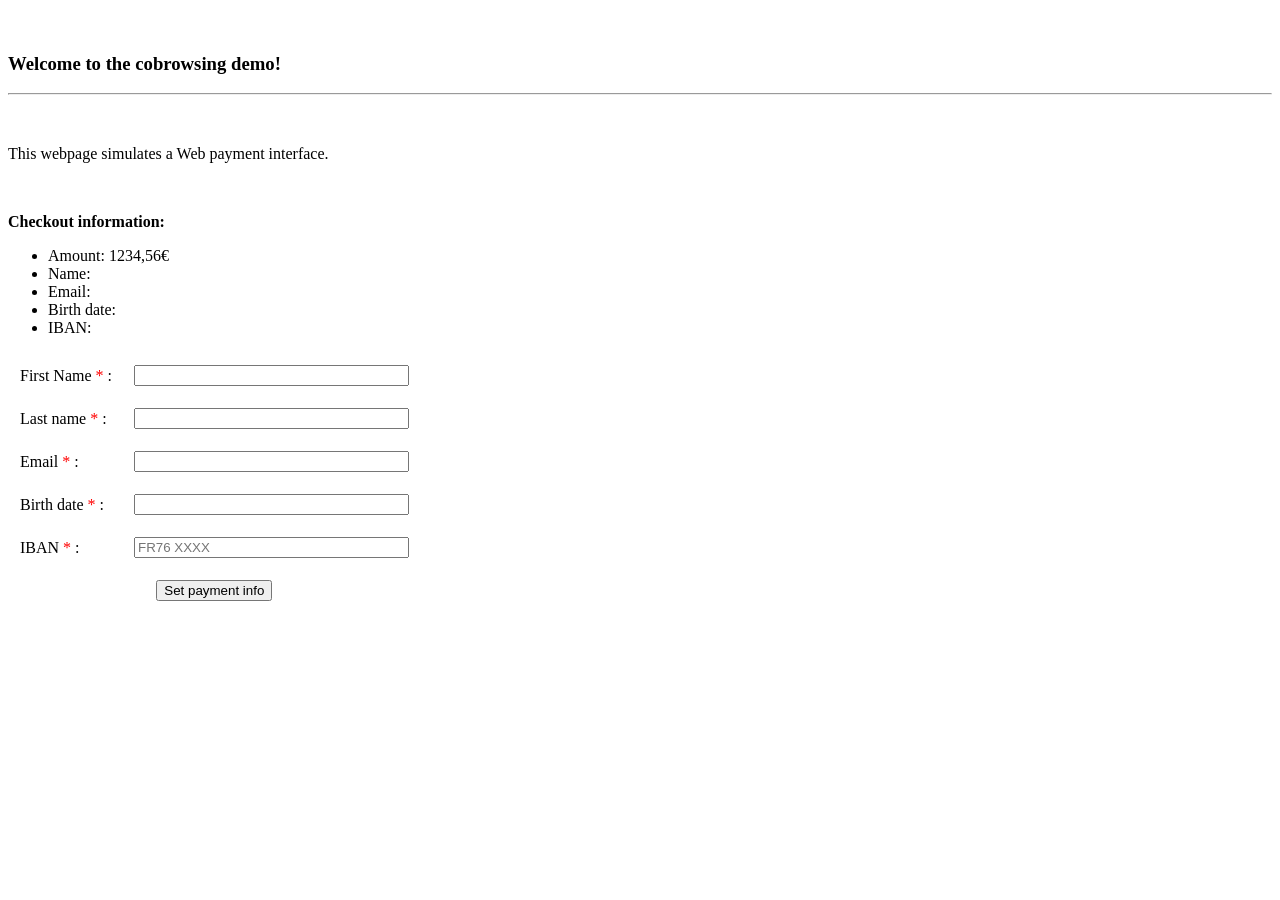
<file: or/basic/index.html>
<!DOCTYPE html>
<html lang="en" dir="ltr">
    <head>
        <meta http-equiv="Content-Type" content="text/html; charset=utf8">
        <title>Cobrowsing demo</title>
        <style>
            input, textarea {
                text-align: left;
                width: 20em;
            }
        </style>

        <!-- OpenReplay Tracking Code for my first project -->
        <script>
        var initOpts = {
            projectKey: "gHVK6bnlLjqGnUuyoeFO",
            defaultInputMode: 1,
            obscureTextNumbers: true,
            obscureTextEmails: true,
        };
        var startOpts = { userID: "" };
        (function(A,s,a,y,e,r){
            r=window.OpenReplay=[e,r,y,[s-1, e]];
            s=document.createElement('script');s.src=A;s.async=!a;
            document.getElementsByTagName('head')[0].appendChild(s);
            r.start=function(v){r.push([0])};
            r.stop=function(v){r.push([1])};
            r.setUserID=function(id){r.push([2,id])};
            r.setUserAnonymousID=function(id){r.push([3,id])};
            r.setMetadata=function(k,v){r.push([4,k,v])};
            r.event=function(k,p,i){r.push([5,k,p,i])};
            r.issue=function(k,p){r.push([6,k,p])};
            r.isActive=function(){return false};
            r.getSessionToken=function(){};
        })("https://static.openreplay.com/latest/openreplay-assist.js",1,0,initOpts,startOpts);
        </script>
    </head>

    <body>
        <p><br/></p>

        <h3>Welcome to the cobrowsing demo!</h3>

        <hr/>

        <p><br/></p>

        <p>This webpage simulates a Web payment interface.</p>

        <p><br/></p>

        <p><strong>Checkout information:</strong></p>
        <ul>
           <li>Amount: 1234,56€</li>
           <li>Name: <span id="name"></span></li>
           <li>Email: <span id="email"></span></li>
           <li>Birth date: <span id="birthdate"></span></li>
           <li>IBAN: <span id="iban"></span></li>
        </ul>

        <table cellpadding="10">
            <tbody>
                <tr>
                    <td>
                        First Name <font color="red">*</font> :
                    </td>
                    <td>
                        <input type="text" size="128" id="firstNameInput" placeholder="">
                    </td>
                </tr>
                
                <tr>
                    <td>
                        Last name <font color="red">*</font> :
                    </td>
                    <td>
                        <input type="text" size="128" id="lastNameInput" placeholder="">
                    </td>
                </tr>
                
                <tr>
                    <td>
                        Email <font color="red">*</font> :
                    </td>
                    <td>
                        <input type="text" size="128" id="emailInput" placeholder="">
                    </td>
                </tr>

                <tr>
                    <td>
                        Birth date <font color="red">*</font> :
                    </td>
                    <td>
                        <input type="text" size="128" id="birthDateInput" placeholder="">
                    </td>
                </tr>

                <tr>
                    <td>
                        IBAN <font color="red">*</font> :
                    </td>
                    <td>
                        <input type="text" size="128" id="ibanInput" placeholder="FR76 XXXX">
                    </td>
                </tr>

                <tr>
                    <td colspan="2" align="center">
                        <button id="setPaymentInfo" type="button">Set payment info</button>
                    </td>
                </tr>

            </tbody>
        </table>

        <p></p>

        

    <script>
        document.getElementById("setPaymentInfo").addEventListener("click", async function()
            {
                var firstname = document.getElementById("firstNameInput").value;
                var lastname = document.getElementById("lastNameInput").value;
                var email = document.getElementById("emailInput").value;
                var birthdate = document.getElementById("birthDateInput").value;
                var iban = document.getElementById("ibanInput").value;

                document.getElementById("name").innerText = firstname + " " + lastname;
                document.getElementById("email").innerText = email;
                document.getElementById("birthdate").innerText = birthdate;
                document.getElementById("iban").innerText = iban;
            },
        false);
    </script>

</body></html>
</file>
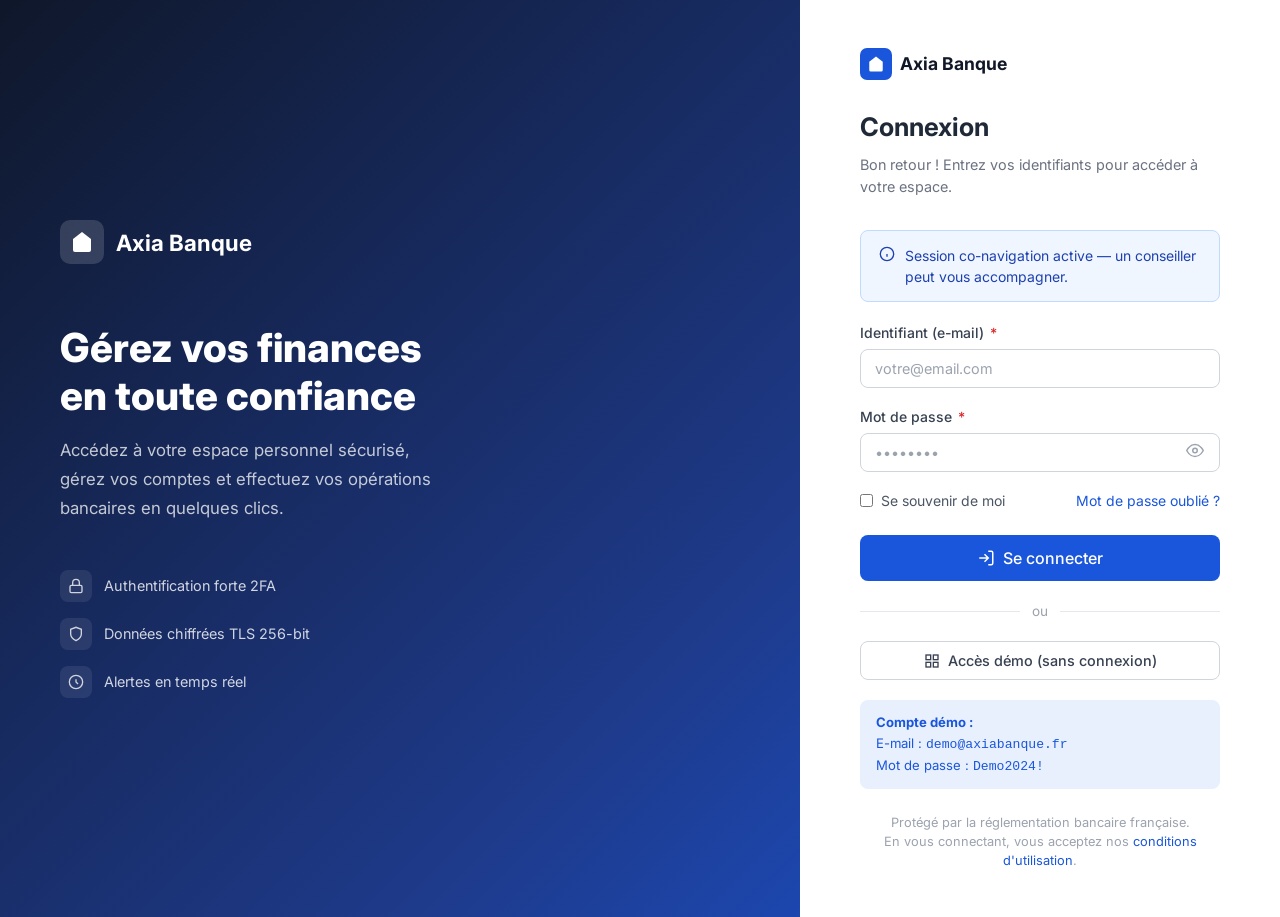
<file: or/uc-banque/index.html>
<!DOCTYPE html>
<html lang="fr">
<head>
  <meta charset="UTF-8">
  <meta name="viewport" content="width=device-width, initial-scale=1.0">
  <title>Axia Banque — Connexion</title>
  <link rel="preconnect" href="https://fonts.googleapis.com">
  <link href="https://fonts.googleapis.com/css2?family=Inter:wght@400;500;600;700;800&display=swap" rel="stylesheet">
  <link rel="stylesheet" href="style.css">
  <script src="cobrowsing.js"></script>
</head>
<body>
  <div class="login-page">

    <!-- Left panel -->
    <div class="login-left">
      <div class="logo-area">
        <div class="logo-box">
          <svg viewBox="0 0 24 24" fill="white" width="24" height="24">
            <path d="M3 9l9-7 9 7v11a2 2 0 01-2 2H5a2 2 0 01-2-2z"/>
            <polyline points="9 22 9 12 15 12 15 22" stroke="white" stroke-width="2" fill="none"/>
          </svg>
        </div>
        <span class="logo-name">Axia Banque</span>
      </div>

      <h1>Gérez vos finances<br>en toute confiance</h1>
      <p>Accédez à votre espace personnel sécurisé, gérez vos comptes et effectuez vos opérations bancaires en quelques clics.</p>

      <div class="login-features">
        <div class="login-feature">
          <div class="login-feature-icon">
            <svg width="16" height="16" fill="none" viewBox="0 0 24 24" stroke="currentColor" stroke-width="2">
              <rect x="3" y="11" width="18" height="11" rx="2" ry="2"/><path d="M7 11V7a5 5 0 0110 0v4"/>
            </svg>
          </div>
          Authentification forte 2FA
        </div>
        <div class="login-feature">
          <div class="login-feature-icon">
            <svg width="16" height="16" fill="none" viewBox="0 0 24 24" stroke="currentColor" stroke-width="2">
              <path d="M12 22s8-4 8-10V5l-8-3-8 3v7c0 6 8 10 8 10z"/>
            </svg>
          </div>
          Données chiffrées TLS 256-bit
        </div>
        <div class="login-feature">
          <div class="login-feature-icon">
            <svg width="16" height="16" fill="none" viewBox="0 0 24 24" stroke="currentColor" stroke-width="2">
              <circle cx="12" cy="12" r="10"/><path d="M12 8v4l3 3"/>
            </svg>
          </div>
          Alertes en temps réel
        </div>
      </div>
    </div>

    <!-- Right panel — form -->
    <div class="login-right">
      <div class="login-form-box">
        <div style="display:flex;align-items:center;gap:8px;margin-bottom:28px;">
          <div style="width:32px;height:32px;background:var(--primary);border-radius:7px;display:flex;align-items:center;justify-content:center;">
            <svg viewBox="0 0 24 24" fill="white" width="18" height="18">
              <path d="M3 9l9-7 9 7v11a2 2 0 01-2 2H5a2 2 0 01-2-2z"/>
            </svg>
          </div>
          <span style="font-weight:700;font-size:1.1rem;color:var(--gray-900)">Axia Banque</span>
        </div>

        <h2>Connexion</h2>
        <p class="subtitle">Bon retour ! Entrez vos identifiants pour accéder à votre espace.</p>

        <div class="alert alert-info" style="margin-bottom:20px;">
          <svg width="16" height="16" fill="none" viewBox="0 0 24 24" stroke="currentColor" stroke-width="2" style="flex-shrink:0;margin-top:1px">
            <circle cx="12" cy="12" r="10"/><path d="M12 16v-4m0-4h.01"/>
          </svg>
          <div>Session co-navigation active — un conseiller peut vous accompagner.</div>
        </div>

        <form id="loginForm" onsubmit="handleLogin(event)">
          <div class="form-group" id="fg-email">
            <label class="form-label" for="email">Identifiant (e-mail) <span class="required">*</span></label>
            <input class="form-input" type="email" id="email" placeholder="votre@email.com" autocomplete="username">
            <span class="form-error">Veuillez entrer un e-mail valide.</span>
          </div>

          <div class="form-group" style="margin-top:14px;" id="fg-password">
            <label class="form-label" for="password">Mot de passe <span class="required">*</span></label>
            <div class="password-wrapper">
              <input class="form-input" type="password" id="password" placeholder="••••••••" autocomplete="current-password">
              <button type="button" class="toggle-password" onclick="togglePassword()" title="Afficher le mot de passe">
                <svg id="eyeIcon" width="18" height="18" fill="none" viewBox="0 0 24 24" stroke="currentColor" stroke-width="2">
                  <path d="M1 12s4-8 11-8 11 8 11 8-4 8-11 8-11-8-11-8z"/><circle cx="12" cy="12" r="3"/>
                </svg>
              </button>
            </div>
            <span class="form-error">Mot de passe incorrect.</span>
          </div>

          <div class="remember-row" style="margin-top:14px;">
            <label class="checkbox-label">
              <input type="checkbox" id="remember"> Se souvenir de moi
            </label>
            <a href="#" style="font-size:.875rem;" onclick="showForgot(event)">Mot de passe oublié ?</a>
          </div>

          <button type="submit" class="btn btn-primary btn-lg btn-full">
            <svg width="18" height="18" fill="none" viewBox="0 0 24 24" stroke="currentColor" stroke-width="2">
              <path d="M15 3h4a2 2 0 012 2v14a2 2 0 01-2 2h-4M10 17l5-5-5-5M15 12H3"/>
            </svg>
            Se connecter
          </button>
        </form>

        <div class="login-divider"><span>ou</span></div>

        <button class="btn btn-secondary btn-full" onclick="window.location.href='dashboard.html'">
          <svg width="16" height="16" fill="none" viewBox="0 0 24 24" stroke="currentColor" stroke-width="2">
            <rect x="3" y="3" width="7" height="7"/><rect x="14" y="3" width="7" height="7"/>
            <rect x="14" y="14" width="7" height="7"/><rect x="3" y="14" width="7" height="7"/>
          </svg>
          Accès démo (sans connexion)
        </button>

        <div class="demo-hint">
          <strong>Compte démo :</strong><br>
          E-mail : <code>demo@axiabanque.fr</code><br>
          Mot de passe : <code>Demo2024!</code>
        </div>

        <p style="margin-top:24px;font-size:.8rem;color:var(--gray-400);text-align:center;">
          Protégé par la réglementation bancaire française.<br>
          En vous connectant, vous acceptez nos <a href="#">conditions d'utilisation</a>.
        </p>
      </div>
    </div>
  </div>

  <!-- Forgot password modal -->
  <div class="modal-overlay" id="forgotModal">
    <div class="modal">
      <div class="modal-header">
        <h3>Réinitialiser le mot de passe</h3>
        <button class="modal-close" onclick="closeForgot()">&times;</button>
      </div>
      <p style="color:var(--gray-600);font-size:.9rem;margin-bottom:20px;">
        Entrez votre adresse e-mail. Vous recevrez un lien de réinitialisation dans quelques minutes.
      </p>
      <div class="form-group">
        <label class="form-label">Adresse e-mail</label>
        <input class="form-input" type="email" placeholder="votre@email.com">
      </div>
      <div class="modal-actions">
        <button class="btn btn-secondary" onclick="closeForgot()">Annuler</button>
        <button class="btn btn-primary" onclick="sendReset()">Envoyer le lien</button>
      </div>
    </div>
  </div>

  <script>
    function handleLogin(e) {
      e.preventDefault();
      const email = document.getElementById('email').value;
      const password = document.getElementById('password').value;
      const fgEmail = document.getElementById('fg-email');
      const fgPassword = document.getElementById('fg-password');

      fgEmail.classList.remove('has-error');
      fgPassword.classList.remove('has-error');

      if (!email.includes('@')) { fgEmail.classList.add('has-error'); return; }
      if (password.length < 4) { fgPassword.classList.add('has-error'); return; }

      // Simulate login
      const btn = e.target.querySelector('button[type=submit]');
      btn.disabled = true;
      btn.textContent = 'Connexion en cours…';
      setTimeout(() => window.location.href = 'dashboard.html', 1200);
    }

    function togglePassword() {
      const input = document.getElementById('password');
      input.type = input.type === 'password' ? 'text' : 'password';
    }

    function showForgot(e) { e.preventDefault(); document.getElementById('forgotModal').classList.add('open'); }
    function closeForgot() { document.getElementById('forgotModal').classList.remove('open'); }
    function sendReset() {
      closeForgot();
      alert('Lien de réinitialisation envoyé ! (simulation)');
    }

    // Close modal on overlay click
    document.getElementById('forgotModal').addEventListener('click', function(e) {
      if (e.target === this) closeForgot();
    });
  </script>
</body>
</html>
</file>
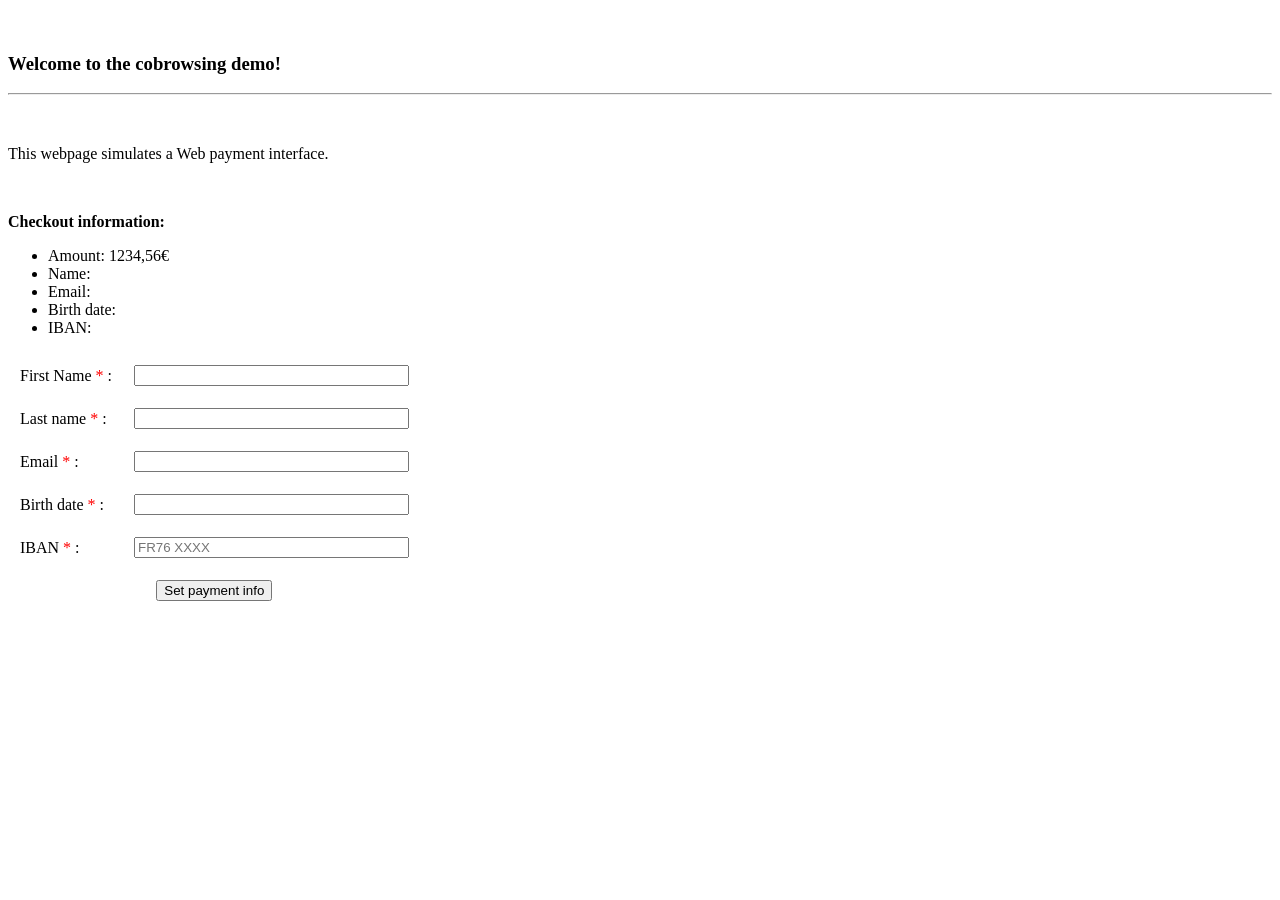
<file: us/basic/index.html>
<!DOCTYPE html>
<html lang="en" dir="ltr">
    <head>
        <meta http-equiv="Content-Type" content="text/html; charset=utf8">
        <title>Cobrowsing demo</title>
        <style>
            input, textarea {
                text-align: left;
                width: 20em;
            }
        </style>

        <script>
// This will initiate Upscope connection. It's important it is added to all pages, even when the  user is not logged in.

// You can place this in the head or the body of the page.

(function(w, u, d){var i=function(){i.c(arguments)};i.q=[];i.c=function(args){i.q.push(args)};
var l = function(){var s=d.createElement('script');s.type='text/javascript';s.async=true;
s.src='https://code.upscope.io/xh3aKI4FhF.js';
var x=d.getElementsByTagName('script')[0];x.parentNode.insertBefore(s,x);};
if(typeof u!=="function"){w.Upscope=i;l();}})(window, window.Upscope, document);

Upscope('init');
	</script>
    </head>

    <body>
        <p><br/></p>

        <h3>Welcome to the cobrowsing demo!</h3>

        <hr/>

        <p><br/></p>

        <p>This webpage simulates a Web payment interface.</p>

        <p><br/></p>

        <p><strong>Checkout information:</strong></p>
        <ul>
           <li>Amount: <span class="no-upscope">1234,56€</span></li>
           <li>Name: <span id="name"></span></li>
           <li>Email: <span id="email"></span></li>
           <li>Birth date: <span id="birthdate"></span></li>
           <li>IBAN: <span id="iban"></span></li>
        </ul>

        <table cellpadding="10">
            <tbody>
                <tr>
                    <td>
                        First Name <font color="red">*</font> :
                    </td>
                    <td>
                        <input type="text" size="128" id="firstNameInput" placeholder="">
                    </td>
                </tr>
                
                <tr>
                    <td>
                        Last name <font color="red">*</font> :
                    </td>
                    <td>
                        <input type="text" size="128" id="lastNameInput" placeholder="">
                    </td>
                </tr>
                
                <tr>
                    <td>
                        Email <font color="red">*</font> :
                    </td>
                    <td>
                        <input type="text" size="128" id="emailInput" placeholder="">
                    </td>
                </tr>

                <tr>
                    <td>
                        Birth date <font color="red">*</font> :
                    </td>
                    <td>
                        <input type="text" size="128" id="birthDateInput" placeholder="">
                    </td>
                </tr>

                <tr>
                    <td>
                        IBAN <font color="red">*</font> :
                    </td>
                    <td>
                        <input type="text" size="128" id="ibanInput" placeholder="FR76 XXXX">
                    </td>
                </tr>

                <tr>
                    <td colspan="2" align="center">
                        <button id="setPaymentInfo" type="button">Set payment info</button>
                    </td>
                </tr>

            </tbody>
        </table>

        <p></p>

        

    <script>
        document.getElementById("setPaymentInfo").addEventListener("click", async function()
            {
                var firstname = document.getElementById("firstNameInput").value;
                var lastname = document.getElementById("lastNameInput").value;
                var email = document.getElementById("emailInput").value;
                var birthdate = document.getElementById("birthDateInput").value;
                var iban = document.getElementById("ibanInput").value;

                document.getElementById("name").innerText = firstname + " " + lastname;
                document.getElementById("email").innerText = email;
                document.getElementById("birthdate").innerText = birthdate;
                document.getElementById("iban").innerText = iban;
            },
        false);
    </script>

</body></html>
</file>
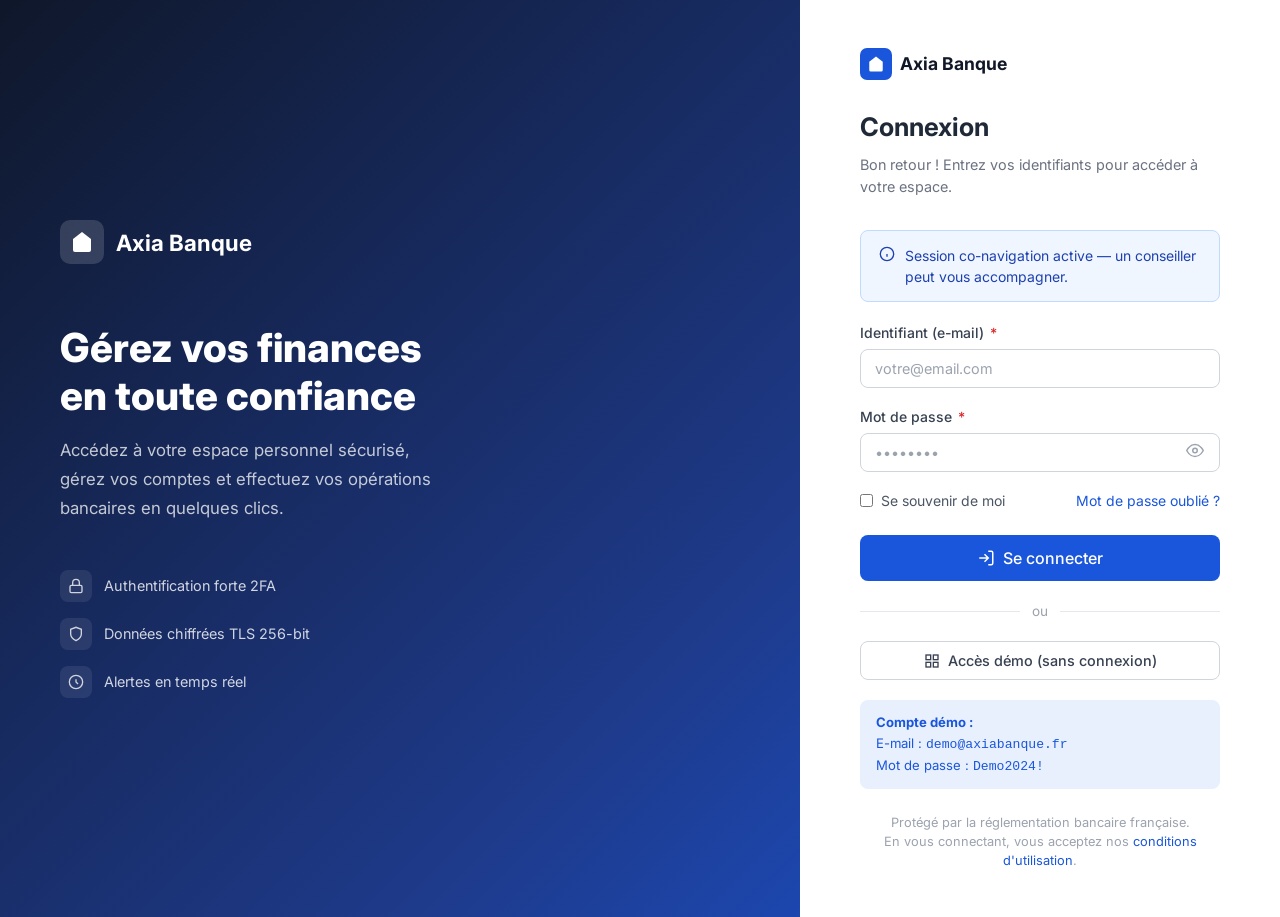
<file: us/uc-banque/index.html>
<!DOCTYPE html>
<html lang="fr">
<head>
  <meta charset="UTF-8">
  <meta name="viewport" content="width=device-width, initial-scale=1.0">
  <title>Axia Banque — Connexion</title>
  <link rel="preconnect" href="https://fonts.googleapis.com">
  <link href="https://fonts.googleapis.com/css2?family=Inter:wght@400;500;600;700;800&display=swap" rel="stylesheet">
  <link rel="stylesheet" href="style.css">
  <script src="cobrowsing.js"></script>
</head>
<body>
  <div class="login-page">

    <!-- Left panel -->
    <div class="login-left">
      <div class="logo-area">
        <div class="logo-box">
          <svg viewBox="0 0 24 24" fill="white" width="24" height="24">
            <path d="M3 9l9-7 9 7v11a2 2 0 01-2 2H5a2 2 0 01-2-2z"/>
            <polyline points="9 22 9 12 15 12 15 22" stroke="white" stroke-width="2" fill="none"/>
          </svg>
        </div>
        <span class="logo-name">Axia Banque</span>
      </div>

      <h1>Gérez vos finances<br>en toute confiance</h1>
      <p>Accédez à votre espace personnel sécurisé, gérez vos comptes et effectuez vos opérations bancaires en quelques clics.</p>

      <div class="login-features">
        <div class="login-feature">
          <div class="login-feature-icon">
            <svg width="16" height="16" fill="none" viewBox="0 0 24 24" stroke="currentColor" stroke-width="2">
              <rect x="3" y="11" width="18" height="11" rx="2" ry="2"/><path d="M7 11V7a5 5 0 0110 0v4"/>
            </svg>
          </div>
          Authentification forte 2FA
        </div>
        <div class="login-feature">
          <div class="login-feature-icon">
            <svg width="16" height="16" fill="none" viewBox="0 0 24 24" stroke="currentColor" stroke-width="2">
              <path d="M12 22s8-4 8-10V5l-8-3-8 3v7c0 6 8 10 8 10z"/>
            </svg>
          </div>
          Données chiffrées TLS 256-bit
        </div>
        <div class="login-feature">
          <div class="login-feature-icon">
            <svg width="16" height="16" fill="none" viewBox="0 0 24 24" stroke="currentColor" stroke-width="2">
              <circle cx="12" cy="12" r="10"/><path d="M12 8v4l3 3"/>
            </svg>
          </div>
          Alertes en temps réel
        </div>
      </div>
    </div>

    <!-- Right panel — form -->
    <div class="login-right">
      <div class="login-form-box">
        <div style="display:flex;align-items:center;gap:8px;margin-bottom:28px;">
          <div style="width:32px;height:32px;background:var(--primary);border-radius:7px;display:flex;align-items:center;justify-content:center;">
            <svg viewBox="0 0 24 24" fill="white" width="18" height="18">
              <path d="M3 9l9-7 9 7v11a2 2 0 01-2 2H5a2 2 0 01-2-2z"/>
            </svg>
          </div>
          <span style="font-weight:700;font-size:1.1rem;color:var(--gray-900)">Axia Banque</span>
        </div>

        <h2>Connexion</h2>
        <p class="subtitle">Bon retour ! Entrez vos identifiants pour accéder à votre espace.</p>

        <div class="alert alert-info" style="margin-bottom:20px;">
          <svg width="16" height="16" fill="none" viewBox="0 0 24 24" stroke="currentColor" stroke-width="2" style="flex-shrink:0;margin-top:1px">
            <circle cx="12" cy="12" r="10"/><path d="M12 16v-4m0-4h.01"/>
          </svg>
          <div>Session co-navigation active — un conseiller peut vous accompagner.</div>
        </div>

        <form id="loginForm" onsubmit="handleLogin(event)">
          <div class="form-group" id="fg-email">
            <label class="form-label" for="email">Identifiant (e-mail) <span class="required">*</span></label>
            <input class="form-input no-upscope" type="email" id="email" placeholder="votre@email.com" autocomplete="username">
            <span class="form-error">Veuillez entrer un e-mail valide.</span>
          </div>

          <div class="form-group" style="margin-top:14px;" id="fg-password">
            <label class="form-label" for="password">Mot de passe <span class="required">*</span></label>
            <div class="password-wrapper">
              <input class="form-input no-upscope" type="password" id="password" placeholder="••••••••" autocomplete="current-password">
              <button type="button" class="toggle-password" onclick="togglePassword()" title="Afficher le mot de passe">
                <svg id="eyeIcon" width="18" height="18" fill="none" viewBox="0 0 24 24" stroke="currentColor" stroke-width="2">
                  <path d="M1 12s4-8 11-8 11 8 11 8-4 8-11 8-11-8-11-8z"/><circle cx="12" cy="12" r="3"/>
                </svg>
              </button>
            </div>
            <span class="form-error">Mot de passe incorrect.</span>
          </div>

          <div class="remember-row" style="margin-top:14px;">
            <label class="checkbox-label">
              <input type="checkbox" id="remember"> Se souvenir de moi
            </label>
            <a href="#" style="font-size:.875rem;" onclick="showForgot(event)">Mot de passe oublié ?</a>
          </div>

          <button type="submit" class="btn btn-primary btn-lg btn-full">
            <svg width="18" height="18" fill="none" viewBox="0 0 24 24" stroke="currentColor" stroke-width="2">
              <path d="M15 3h4a2 2 0 012 2v14a2 2 0 01-2 2h-4M10 17l5-5-5-5M15 12H3"/>
            </svg>
            Se connecter
          </button>
        </form>

        <div class="login-divider"><span>ou</span></div>

        <button class="btn btn-secondary btn-full" onclick="window.location.href='dashboard.html'">
          <svg width="16" height="16" fill="none" viewBox="0 0 24 24" stroke="currentColor" stroke-width="2">
            <rect x="3" y="3" width="7" height="7"/><rect x="14" y="3" width="7" height="7"/>
            <rect x="14" y="14" width="7" height="7"/><rect x="3" y="14" width="7" height="7"/>
          </svg>
          Accès démo (sans connexion)
        </button>

        <div class="demo-hint">
          <strong>Compte démo :</strong><br>
          E-mail : <code>demo@axiabanque.fr</code><br>
          Mot de passe : <code>Demo2024!</code>
        </div>

        <p style="margin-top:24px;font-size:.8rem;color:var(--gray-400);text-align:center;">
          Protégé par la réglementation bancaire française.<br>
          En vous connectant, vous acceptez nos <a href="#">conditions d'utilisation</a>.
        </p>
      </div>
    </div>
  </div>

  <!-- Forgot password modal -->
  <div class="modal-overlay" id="forgotModal">
    <div class="modal">
      <div class="modal-header">
        <h3>Réinitialiser le mot de passe</h3>
        <button class="modal-close" onclick="closeForgot()">&times;</button>
      </div>
      <p style="color:var(--gray-600);font-size:.9rem;margin-bottom:20px;">
        Entrez votre adresse e-mail. Vous recevrez un lien de réinitialisation dans quelques minutes.
      </p>
      <div class="form-group">
        <label class="form-label">Adresse e-mail</label>
        <input class="form-input" type="email" placeholder="votre@email.com">
      </div>
      <div class="modal-actions">
        <button class="btn btn-secondary" onclick="closeForgot()">Annuler</button>
        <button class="btn btn-primary" onclick="sendReset()">Envoyer le lien</button>
      </div>
    </div>
  </div>

  <script>
    function handleLogin(e) {
      e.preventDefault();
      const email = document.getElementById('email').value;
      const password = document.getElementById('password').value;
      const fgEmail = document.getElementById('fg-email');
      const fgPassword = document.getElementById('fg-password');

      fgEmail.classList.remove('has-error');
      fgPassword.classList.remove('has-error');

      if (!email.includes('@')) { fgEmail.classList.add('has-error'); return; }
      if (password.length < 4) { fgPassword.classList.add('has-error'); return; }

      // Simulate login
      const btn = e.target.querySelector('button[type=submit]');
      btn.disabled = true;
      btn.textContent = 'Connexion en cours…';
      setTimeout(() => window.location.href = 'dashboard.html', 1200);
    }

    function togglePassword() {
      const input = document.getElementById('password');
      input.type = input.type === 'password' ? 'text' : 'password';
    }

    function showForgot(e) { e.preventDefault(); document.getElementById('forgotModal').classList.add('open'); }
    function closeForgot() { document.getElementById('forgotModal').classList.remove('open'); }
    function sendReset() {
      closeForgot();
      alert('Lien de réinitialisation envoyé ! (simulation)');
    }

    // Close modal on overlay click
    document.getElementById('forgotModal').addEventListener('click', function(e) {
      if (e.target === this) closeForgot();
    });
  </script>
</body>
</html>
</file>
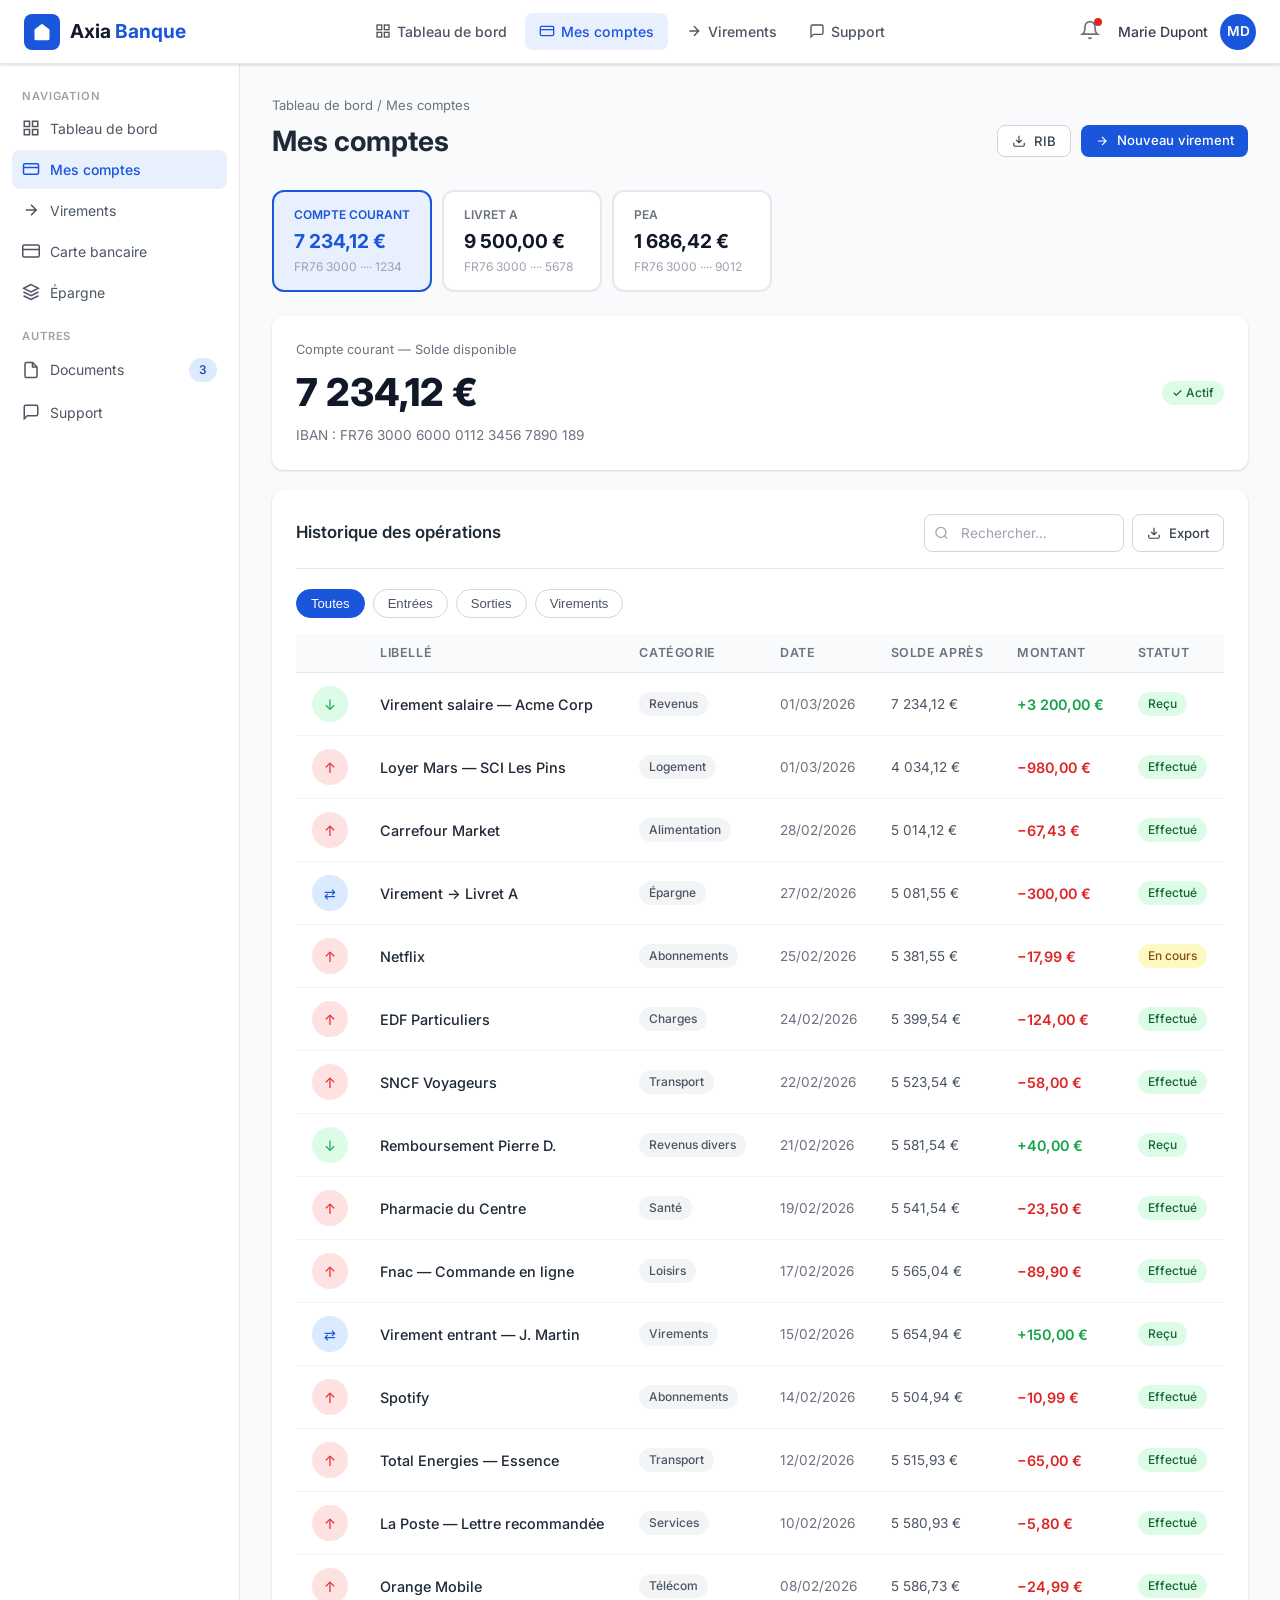
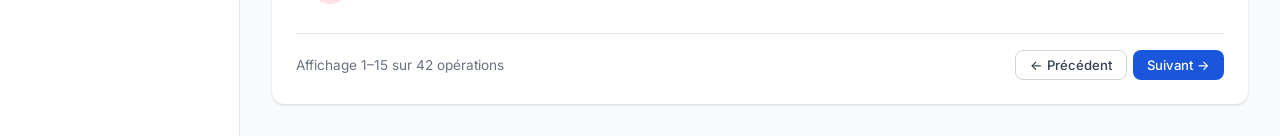
<file: or/uc-banque/compte.html>
<!DOCTYPE html>
<html lang="fr">
<head>
  <meta charset="UTF-8">
  <meta name="viewport" content="width=device-width, initial-scale=1.0">
  <title>Axia Banque — Mes comptes</title>
  <link href="https://fonts.googleapis.com/css2?family=Inter:wght@400;500;600;700;800&display=swap" rel="stylesheet">
  <link rel="stylesheet" href="style.css">
  <style>
    .filter-bar { display:flex; gap:8px; flex-wrap:wrap; margin-bottom:16px; }
    .filter-chip {
      padding:6px 14px; border-radius:999px; font-size:.82rem; font-weight:500;
      border:1px solid var(--gray-300); background:var(--white); cursor:pointer;
      color:var(--gray-600); transition:all .15s;
    }
    .filter-chip:hover, .filter-chip.active { background:var(--primary); color:white; border-color:var(--primary); }
    .account-switcher { display:flex; gap:10px; margin-bottom:24px; flex-wrap:wrap; }
    .account-tab {
      display:flex; flex-direction:column; gap:3px;
      padding:14px 20px; border-radius:var(--radius); background:var(--white);
      border:2px solid var(--gray-200); cursor:pointer; transition:all .15s;
      min-width:160px;
    }
    .account-tab:hover { border-color:var(--primary); }
    .account-tab.active { border-color:var(--primary); background:var(--primary-light); }
    .account-tab .at-type { font-size:.75rem; font-weight:600; color:var(--gray-500); text-transform:uppercase; }
    .account-tab .at-balance { font-size:1.2rem; font-weight:700; color:var(--gray-900); }
    .account-tab.active .at-type { color:var(--primary); }
    .account-tab.active .at-balance { color:var(--primary); }
    .search-box { position:relative; }
    .search-box input { padding-left:36px; }
    .search-box svg { position:absolute; left:10px; top:50%; transform:translateY(-50%); color:var(--gray-400); }
  </style>
  <script src="cobrowsing.js"></script>
</head>
<body>

  <!-- TOPBAR -->
  <nav class="topbar">
    <a href="dashboard.html" class="topbar-brand">
      <div class="logo">
        <svg viewBox="0 0 24 24" width="20" height="20">
          <path d="M3 9l9-7 9 7v11a2 2 0 01-2 2H5a2 2 0 01-2-2z"/>
        </svg>
      </div>
      <span class="brand-name">Axia <span>Banque</span></span>
    </a>
    <div class="topbar-nav">
      <a href="dashboard.html" class="nav-link">
        <svg width="16" height="16" fill="none" viewBox="0 0 24 24" stroke="currentColor" stroke-width="2"><rect x="3" y="3" width="7" height="7"/><rect x="14" y="3" width="7" height="7"/><rect x="14" y="14" width="7" height="7"/><rect x="3" y="14" width="7" height="7"/></svg>
        Tableau de bord
      </a>
      <a href="compte.html" class="nav-link active">
        <svg width="16" height="16" fill="none" viewBox="0 0 24 24" stroke="currentColor" stroke-width="2"><rect x="2" y="5" width="20" height="14" rx="2"/><path d="M2 10h20"/></svg>
        Mes comptes
      </a>
      <a href="virement.html" class="nav-link">
        <svg width="16" height="16" fill="none" viewBox="0 0 24 24" stroke="currentColor" stroke-width="2"><path d="M5 12h14M12 5l7 7-7 7"/></svg>
        Virements
      </a>
      <a href="support.html" class="nav-link">
        <svg width="16" height="16" fill="none" viewBox="0 0 24 24" stroke="currentColor" stroke-width="2"><path d="M21 15a2 2 0 01-2 2H7l-4 4V5a2 2 0 012-2h14a2 2 0 012 2z"/></svg>
        Support
      </a>
    </div>
    <div class="topbar-right">
      <button class="notif-btn">
        <svg width="20" height="20" fill="none" viewBox="0 0 24 24" stroke="currentColor" stroke-width="2"><path d="M18 8A6 6 0 006 8c0 7-3 9-3 9h18s-3-2-3-9M13.73 21a2 2 0 01-3.46 0"/></svg>
        <span class="notif-dot"></span>
      </button>
      <span class="topbar-user">Marie Dupont</span>
      <div class="avatar" onclick="window.location.href='index.html'">MD</div>
    </div>
  </nav>

  <div class="app-layout">

    <!-- SIDEBAR -->
    <aside class="sidebar">
      <div class="sidebar-section">
        <div class="sidebar-label">Navigation</div>
        <a href="dashboard.html" class="sidebar-link">
          <svg fill="none" viewBox="0 0 24 24" stroke="currentColor" stroke-width="2"><rect x="3" y="3" width="7" height="7"/><rect x="14" y="3" width="7" height="7"/><rect x="14" y="14" width="7" height="7"/><rect x="3" y="14" width="7" height="7"/></svg>
          Tableau de bord
        </a>
        <a href="compte.html" class="sidebar-link active">
          <svg fill="none" viewBox="0 0 24 24" stroke="currentColor" stroke-width="2"><rect x="2" y="5" width="20" height="14" rx="2"/><path d="M2 10h20"/></svg>
          Mes comptes
        </a>
        <a href="virement.html" class="sidebar-link">
          <svg fill="none" viewBox="0 0 24 24" stroke="currentColor" stroke-width="2"><path d="M5 12h14M12 5l7 7-7 7"/></svg>
          Virements
        </a>
        <a href="#" class="sidebar-link">
          <svg fill="none" viewBox="0 0 24 24" stroke="currentColor" stroke-width="2"><rect x="1" y="4" width="22" height="16" rx="2"/><path d="M1 10h22"/></svg>
          Carte bancaire
        </a>
        <a href="#" class="sidebar-link">
          <svg fill="none" viewBox="0 0 24 24" stroke="currentColor" stroke-width="2"><path d="M12 2L2 7l10 5 10-5-10-5zM2 17l10 5 10-5M2 12l10 5 10-5"/></svg>
          Épargne
        </a>
      </div>
      <div class="sidebar-section" style="margin-top:8px;">
        <div class="sidebar-label">Autres</div>
        <a href="#" class="sidebar-link">
          <svg fill="none" viewBox="0 0 24 24" stroke="currentColor" stroke-width="2"><path d="M14 2H6a2 2 0 00-2 2v16a2 2 0 002 2h12a2 2 0 002-2V8z"/><polyline points="14 2 14 8 20 8"/></svg>
          Documents
          <span class="badge badge-blue">3</span>
        </a>
        <a href="support.html" class="sidebar-link">
          <svg fill="none" viewBox="0 0 24 24" stroke="currentColor" stroke-width="2"><path d="M21 15a2 2 0 01-2 2H7l-4 4V5a2 2 0 012-2h14a2 2 0 012 2z"/></svg>
          Support
        </a>
      </div>
    </aside>

    <!-- MAIN -->
    <main class="main-content">
      <div class="page-header">
        <div class="breadcrumb"><a href="dashboard.html">Tableau de bord</a> / Mes comptes</div>
        <div style="display:flex;align-items:center;justify-content:space-between;margin-top:4px;">
          <h1>Mes comptes</h1>
          <div style="display:flex;gap:10px;">
            <button class="btn btn-secondary btn-sm" onclick="downloadRIB()">
              <svg width="14" height="14" fill="none" viewBox="0 0 24 24" stroke="currentColor" stroke-width="2"><path d="M21 15v4a2 2 0 01-2 2H5a2 2 0 01-2-2v-4M7 10l5 5 5-5M12 15V3"/></svg>
              RIB
            </button>
            <a href="virement.html" class="btn btn-primary btn-sm">
              <svg width="14" height="14" fill="none" viewBox="0 0 24 24" stroke="currentColor" stroke-width="2"><path d="M5 12h14M12 5l7 7-7 7"/></svg>
              Nouveau virement
            </a>
          </div>
        </div>
      </div>

      <!-- Account switcher tabs -->
      <div class="account-switcher">
        <div class="account-tab active" onclick="switchAccount('courant', this)">
          <div class="at-type">Compte courant</div>
          <div class="at-balance">7 234,12 €</div>
          <div style="font-size:.75rem;color:var(--gray-400)">FR76 3000 ···· 1234</div>
        </div>
        <div class="account-tab" onclick="switchAccount('epargne', this)">
          <div class="at-type">Livret A</div>
          <div class="at-balance">9 500,00 €</div>
          <div style="font-size:.75rem;color:var(--gray-400)">FR76 3000 ···· 5678</div>
        </div>
        <div class="account-tab" onclick="switchAccount('pea', this)">
          <div class="at-type">PEA</div>
          <div class="at-balance">1 686,42 €</div>
          <div style="font-size:.75rem;color:var(--gray-400)">FR76 3000 ···· 9012</div>
        </div>
      </div>

      <!-- Account detail card -->
      <div class="card" style="margin-bottom:20px;">
        <div style="display:flex;align-items:center;justify-content:space-between;flex-wrap:wrap;gap:12px;">
          <div>
            <div style="font-size:.8rem;color:var(--gray-500);margin-bottom:4px;" id="accountTypeLabel">Compte courant — Solde disponible</div>
            <div style="font-size:2.4rem;font-weight:800;color:var(--gray-900);" id="accountBalance">7 234,12 €</div>
            <div style="font-size:.85rem;color:var(--gray-500);margin-top:4px;" id="accountIBAN">IBAN : FR76 3000 6000 0112 3456 7890 189</div>
          </div>
          <div style="display:flex;gap:10px;">
            <span class="badge badge-green" id="accountStatus">✓ Actif</span>
          </div>
        </div>
      </div>

      <!-- Transactions -->
      <div class="card">
        <div class="card-header">
          <span class="card-title">Historique des opérations</span>
          <div style="display:flex;gap:8px;">
            <div class="search-box">
              <svg width="15" height="15" fill="none" viewBox="0 0 24 24" stroke="currentColor" stroke-width="2">
                <circle cx="11" cy="11" r="8"/><path d="M21 21l-4.35-4.35"/>
              </svg>
              <input class="form-input" type="search" placeholder="Rechercher…" style="width:200px;font-size:.85rem;" oninput="filterTx(this.value)">
            </div>
            <button class="btn btn-secondary btn-sm" onclick="exportCSV()">
              <svg width="14" height="14" fill="none" viewBox="0 0 24 24" stroke="currentColor" stroke-width="2"><path d="M21 15v4a2 2 0 01-2 2H5a2 2 0 01-2-2v-4M7 10l5 5 5-5M12 15V3"/></svg>
              Export
            </button>
          </div>
        </div>

        <div class="filter-bar">
          <button class="filter-chip active" onclick="filterCat('all', this)">Toutes</button>
          <button class="filter-chip" onclick="filterCat('income', this)">Entrées</button>
          <button class="filter-chip" onclick="filterCat('expense', this)">Sorties</button>
          <button class="filter-chip" onclick="filterCat('transfer', this)">Virements</button>
        </div>

        <div class="table-wrapper">
          <table id="txTable">
            <thead>
              <tr>
                <th style="width:36px;"></th>
                <th>Libellé</th>
                <th>Catégorie</th>
                <th>Date</th>
                <th>Solde après</th>
                <th>Montant</th>
                <th>Statut</th>
              </tr>
            </thead>
            <tbody id="txBody">
            </tbody>
          </table>
        </div>

        <div style="display:flex;align-items:center;justify-content:space-between;margin-top:16px;padding-top:16px;border-top:1px solid var(--gray-200);">
          <span style="font-size:.85rem;color:var(--gray-500)">Affichage 1–15 sur 42 opérations</span>
          <div style="display:flex;gap:6px;">
            <button class="btn btn-secondary btn-sm">← Précédent</button>
            <button class="btn btn-primary btn-sm">Suivant →</button>
          </div>
        </div>
      </div>
    </main>
  </div>

  <script>
    const accounts = {
      courant: {
        label: 'Compte courant — Solde disponible',
        balance: '7 234,12 €',
        iban: 'IBAN : FR76 3000 6000 0112 3456 7890 189',
        status: '✓ Actif'
      },
      epargne: {
        label: 'Livret A — Épargne réglementée',
        balance: '9 500,00 €',
        iban: 'IBAN : FR76 3000 6000 0156 7890 1234 567',
        status: '✓ Actif · Taux 3,00%'
      },
      pea: {
        label: 'Plan d\'Épargne en Actions',
        balance: '1 686,42 €',
        iban: 'Référence : PEA-2019-8472',
        status: '✓ Actif · Perf. +8,3%'
      }
    };

    const allTransactions = [
      { type:'income',   merchant:'Virement salaire — Acme Corp',  cat:'Revenus',        date:'01/03/2026', solde:'7 234,12 €', amount:'+3 200,00 €', status:'Reçu' },
      { type:'expense',  merchant:'Loyer Mars — SCI Les Pins',      cat:'Logement',       date:'01/03/2026', solde:'4 034,12 €', amount:'−980,00 €',   status:'Effectué' },
      { type:'expense',  merchant:'Carrefour Market',                cat:'Alimentation',   date:'28/02/2026', solde:'5 014,12 €', amount:'−67,43 €',    status:'Effectué' },
      { type:'transfer', merchant:'Virement → Livret A',            cat:'Épargne',        date:'27/02/2026', solde:'5 081,55 €', amount:'−300,00 €',    status:'Effectué' },
      { type:'expense',  merchant:'Netflix',                         cat:'Abonnements',    date:'25/02/2026', solde:'5 381,55 €', amount:'−17,99 €',     status:'En cours' },
      { type:'expense',  merchant:'EDF Particuliers',               cat:'Charges',        date:'24/02/2026', solde:'5 399,54 €', amount:'−124,00 €',    status:'Effectué' },
      { type:'expense',  merchant:'SNCF Voyageurs',                 cat:'Transport',      date:'22/02/2026', solde:'5 523,54 €', amount:'−58,00 €',     status:'Effectué' },
      { type:'income',   merchant:'Remboursement Pierre D.',        cat:'Revenus divers', date:'21/02/2026', solde:'5 581,54 €', amount:'+40,00 €',     status:'Reçu' },
      { type:'expense',  merchant:'Pharmacie du Centre',            cat:'Santé',          date:'19/02/2026', solde:'5 541,54 €', amount:'−23,50 €',     status:'Effectué' },
      { type:'expense',  merchant:'Fnac — Commande en ligne',       cat:'Loisirs',        date:'17/02/2026', solde:'5 565,04 €', amount:'−89,90 €',     status:'Effectué' },
      { type:'transfer', merchant:'Virement entrant — J. Martin',   cat:'Virements',      date:'15/02/2026', solde:'5 654,94 €', amount:'+150,00 €',    status:'Reçu' },
      { type:'expense',  merchant:'Spotify',                        cat:'Abonnements',    date:'14/02/2026', solde:'5 504,94 €', amount:'−10,99 €',     status:'Effectué' },
      { type:'expense',  merchant:'Total Energies — Essence',       cat:'Transport',      date:'12/02/2026', solde:'5 515,93 €', amount:'−65,00 €',     status:'Effectué' },
      { type:'expense',  merchant:'La Poste — Lettre recommandée',  cat:'Services',       date:'10/02/2026', solde:'5 580,93 €', amount:'−5,80 €',      status:'Effectué' },
      { type:'expense',  merchant:'Orange Mobile',                  cat:'Télécom',        date:'08/02/2026', solde:'5 586,73 €', amount:'−24,99 €',     status:'Effectué' },
    ];

    let currentFilter = 'all';
    let currentSearch = '';

    function renderTable() {
      const tbody = document.getElementById('txBody');
      const rows = allTransactions.filter(tx => {
        const matchCat = currentFilter === 'all' || tx.type === currentFilter;
        const matchSearch = tx.merchant.toLowerCase().includes(currentSearch) || tx.cat.toLowerCase().includes(currentSearch);
        return matchCat && matchSearch;
      });

      tbody.innerHTML = rows.map(tx => {
        const iconClass = tx.type;
        const icon = tx.type === 'income' ? '↓' : tx.type === 'transfer' ? '⇄' : '↑';
        const amountClass = tx.amount.startsWith('+') ? 'positive' : 'negative';
        const badgeClass = tx.status === 'Reçu' || tx.status === 'Effectué' ? 'badge-green' : 'badge-yellow';
        return `
          <tr>
            <td><div class="tx-icon ${iconClass}">${icon}</div></td>
            <td><div class="tx-merchant" data-openreplay-obscured>${tx.merchant}</div></td>
            <td><span class="badge badge-gray">${tx.cat}</span></td>
            <td style="color:var(--gray-500);font-size:.85rem;white-space:nowrap">${tx.date}</td>
            <td style="font-size:.85rem;color:var(--gray-600)">${tx.solde}</td>
            <td class="tx-amount ${amountClass}">${tx.amount}</td>
            <td><span class="badge ${badgeClass}">${tx.status}</span></td>
          </tr>`;
      }).join('');
    }

    function switchAccount(id, el) {
      document.querySelectorAll('.account-tab').forEach(t => t.classList.remove('active'));
      el.classList.add('active');
      const a = accounts[id];
      document.getElementById('accountTypeLabel').textContent = a.label;
      document.getElementById('accountBalance').textContent = a.balance;
      document.getElementById('accountIBAN').textContent = a.iban;
      document.getElementById('accountStatus').textContent = a.status;
    }

    function filterCat(cat, el) {
      currentFilter = cat;
      document.querySelectorAll('.filter-chip').forEach(c => c.classList.remove('active'));
      el.classList.add('active');
      renderTable();
    }

    function filterTx(val) {
      currentSearch = val.toLowerCase();
      renderTable();
    }

    function downloadRIB() { alert('Téléchargement du RIB en cours… (simulation)'); }
    function exportCSV() { alert('Export CSV en cours… (simulation)'); }

    renderTable();

    // Handle URL param
    const params = new URLSearchParams(window.location.search);
    const acId = params.get('id');
    if (acId && accounts[acId]) {
      const tabs = document.querySelectorAll('.account-tab');
      const map = { courant: 0, epargne: 1, pea: 2 };
      if (map[acId] !== undefined) {
        tabs.forEach(t => t.classList.remove('active'));
        tabs[map[acId]].classList.add('active');
        switchAccount(acId, tabs[map[acId]]);
      }
    }
  </script>
</body>
</html>
</file>
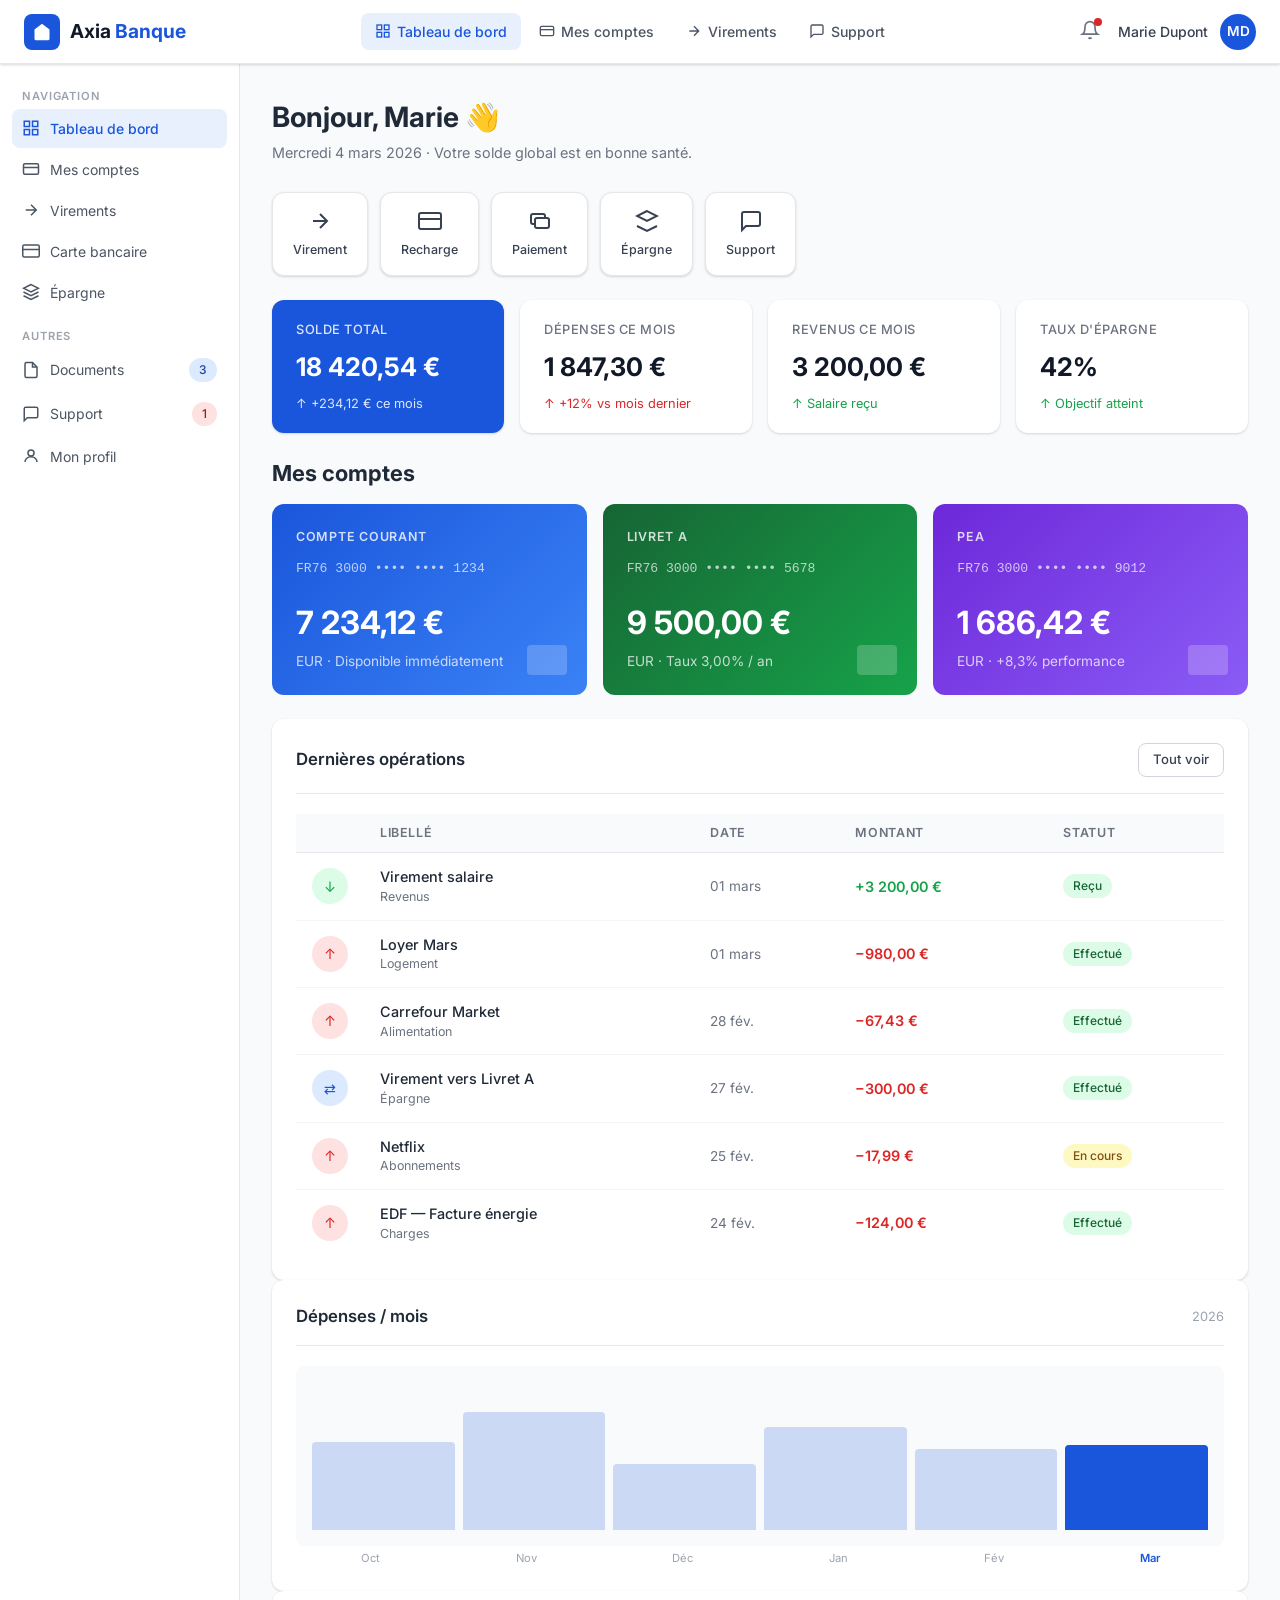
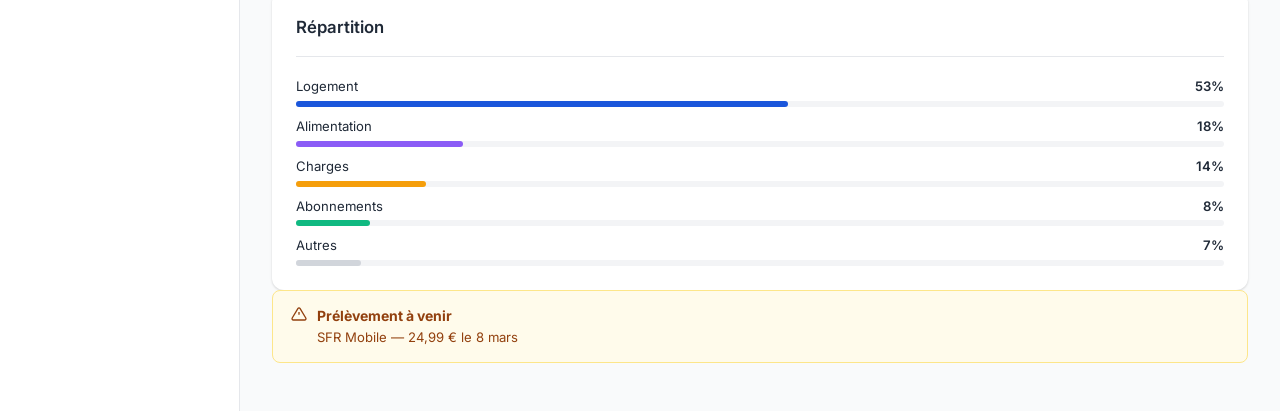
<file: or/uc-banque/dashboard.html>
<!DOCTYPE html>
<html lang="fr">
<head>
  <meta charset="UTF-8">
  <meta name="viewport" content="width=device-width, initial-scale=1.0">
  <title>Axia Banque — Tableau de bord</title>
  <link href="https://fonts.googleapis.com/css2?family=Inter:wght@400;500;600;700;800&display=swap" rel="stylesheet">
  <link rel="stylesheet" href="style.css">
  <script src="cobrowsing.js"></script>
</head>
<body>

  <!-- TOPBAR -->
  <nav class="topbar">
    <a href="dashboard.html" class="topbar-brand">
      <div class="logo">
        <svg viewBox="0 0 24 24" width="20" height="20">
          <path d="M3 9l9-7 9 7v11a2 2 0 01-2 2H5a2 2 0 01-2-2z"/>
        </svg>
      </div>
      <span class="brand-name">Axia <span>Banque</span></span>
    </a>

    <div class="topbar-nav">
      <a href="dashboard.html" class="nav-link active">
        <svg width="16" height="16" fill="none" viewBox="0 0 24 24" stroke="currentColor" stroke-width="2"><rect x="3" y="3" width="7" height="7"/><rect x="14" y="3" width="7" height="7"/><rect x="14" y="14" width="7" height="7"/><rect x="3" y="14" width="7" height="7"/></svg>
        Tableau de bord
      </a>
      <a href="compte.html" class="nav-link">
        <svg width="16" height="16" fill="none" viewBox="0 0 24 24" stroke="currentColor" stroke-width="2"><rect x="2" y="5" width="20" height="14" rx="2"/><path d="M2 10h20"/></svg>
        Mes comptes
      </a>
      <a href="virement.html" class="nav-link">
        <svg width="16" height="16" fill="none" viewBox="0 0 24 24" stroke="currentColor" stroke-width="2"><path d="M5 12h14M12 5l7 7-7 7"/></svg>
        Virements
      </a>
      <a href="support.html" class="nav-link">
        <svg width="16" height="16" fill="none" viewBox="0 0 24 24" stroke="currentColor" stroke-width="2"><path d="M21 15a2 2 0 01-2 2H7l-4 4V5a2 2 0 012-2h14a2 2 0 012 2z"/></svg>
        Support
      </a>
    </div>

    <div class="topbar-right">
      <button class="notif-btn" onclick="showNotif()">
        <svg width="20" height="20" fill="none" viewBox="0 0 24 24" stroke="currentColor" stroke-width="2">
          <path d="M18 8A6 6 0 006 8c0 7-3 9-3 9h18s-3-2-3-9M13.73 21a2 2 0 01-3.46 0"/>
        </svg>
        <span class="notif-dot"></span>
      </button>
      <span class="topbar-user">Marie Dupont</span>
      <div class="avatar" onclick="window.location.href='index.html'" title="Se déconnecter">MD</div>
    </div>
  </nav>

  <div class="app-layout">

    <!-- SIDEBAR -->
    <aside class="sidebar">
      <div class="sidebar-section">
        <div class="sidebar-label">Navigation</div>
        <a href="dashboard.html" class="sidebar-link active">
          <svg fill="none" viewBox="0 0 24 24" stroke="currentColor" stroke-width="2"><rect x="3" y="3" width="7" height="7"/><rect x="14" y="3" width="7" height="7"/><rect x="14" y="14" width="7" height="7"/><rect x="3" y="14" width="7" height="7"/></svg>
          Tableau de bord
        </a>
        <a href="compte.html" class="sidebar-link">
          <svg fill="none" viewBox="0 0 24 24" stroke="currentColor" stroke-width="2"><rect x="2" y="5" width="20" height="14" rx="2"/><path d="M2 10h20"/></svg>
          Mes comptes
        </a>
        <a href="virement.html" class="sidebar-link">
          <svg fill="none" viewBox="0 0 24 24" stroke="currentColor" stroke-width="2"><path d="M5 12h14M12 5l7 7-7 7"/></svg>
          Virements
        </a>
        <a href="#" class="sidebar-link">
          <svg fill="none" viewBox="0 0 24 24" stroke="currentColor" stroke-width="2"><rect x="1" y="4" width="22" height="16" rx="2"/><path d="M1 10h22"/></svg>
          Carte bancaire
        </a>
        <a href="#" class="sidebar-link">
          <svg fill="none" viewBox="0 0 24 24" stroke="currentColor" stroke-width="2"><path d="M12 2L2 7l10 5 10-5-10-5zM2 17l10 5 10-5M2 12l10 5 10-5"/></svg>
          Épargne
        </a>
      </div>

      <div class="sidebar-section" style="margin-top:8px;">
        <div class="sidebar-label">Autres</div>
        <a href="#" class="sidebar-link">
          <svg fill="none" viewBox="0 0 24 24" stroke="currentColor" stroke-width="2"><path d="M14 2H6a2 2 0 00-2 2v16a2 2 0 002 2h12a2 2 0 002-2V8z"/><polyline points="14 2 14 8 20 8"/></svg>
          Documents
          <span class="badge badge-blue">3</span>
        </a>
        <a href="support.html" class="sidebar-link">
          <svg fill="none" viewBox="0 0 24 24" stroke="currentColor" stroke-width="2"><path d="M21 15a2 2 0 01-2 2H7l-4 4V5a2 2 0 012-2h14a2 2 0 012 2z"/></svg>
          Support
          <span class="badge badge-red">1</span>
        </a>
        <a href="#" class="sidebar-link">
          <svg fill="none" viewBox="0 0 24 24" stroke="currentColor" stroke-width="2"><circle cx="12" cy="8" r="4"/><path d="M4 20c0-4 3.6-7 8-7s8 3 8 7"/></svg>
          Mon profil
        </a>
      </div>
    </aside>

    <!-- MAIN -->
    <main class="main-content">
      <div class="page-header">
        <h1>Bonjour, Marie 👋</h1>
        <p style="color:var(--gray-500);margin-top:4px;font-size:.9rem;">Mercredi 4 mars 2026 · Votre solde global est en bonne santé.</p>
      </div>

      <!-- Quick actions -->
      <div class="quick-actions">
        <a href="virement.html" class="quick-action">
          <svg fill="none" viewBox="0 0 24 24" stroke="currentColor" stroke-width="2">
            <path d="M5 12h14M12 5l7 7-7 7"/>
          </svg>
          <span>Virement</span>
        </a>
        <a href="#" class="quick-action" onclick="showComingSoon(event)">
          <svg fill="none" viewBox="0 0 24 24" stroke="currentColor" stroke-width="2">
            <rect x="1" y="4" width="22" height="16" rx="2"/><path d="M1 10h22"/>
          </svg>
          <span>Recharge</span>
        </a>
        <a href="#" class="quick-action" onclick="showComingSoon(event)">
          <svg fill="none" viewBox="0 0 24 24" stroke="currentColor" stroke-width="2">
            <path d="M17 9V7a2 2 0 00-2-2H5a2 2 0 00-2 2v6a2 2 0 002 2h2m2 4h10a2 2 0 002-2v-6a2 2 0 00-2-2H9a2 2 0 00-2 2v6a2 2 0 002 2z"/>
          </svg>
          <span>Paiement</span>
        </a>
        <a href="#" class="quick-action" onclick="showComingSoon(event)">
          <svg fill="none" viewBox="0 0 24 24" stroke="currentColor" stroke-width="2">
            <path d="M12 2L2 7l10 5 10-5-10-5zM2 17l10 5 10-5"/>
          </svg>
          <span>Épargne</span>
        </a>
        <a href="support.html" class="quick-action">
          <svg fill="none" viewBox="0 0 24 24" stroke="currentColor" stroke-width="2">
            <path d="M21 15a2 2 0 01-2 2H7l-4 4V5a2 2 0 012-2h14a2 2 0 012 2z"/>
          </svg>
          <span>Support</span>
        </a>
      </div>

      <!-- Stats -->
      <div class="stats-grid">
        <div class="stat-card primary">
          <div class="stat-label">Solde total</div>
          <div class="stat-value">18 420,54 €</div>
          <div class="stat-change up">↑ +234,12 € ce mois</div>
        </div>
        <div class="stat-card">
          <div class="stat-label">Dépenses ce mois</div>
          <div class="stat-value">1 847,30 €</div>
          <div class="stat-change down">↑ +12% vs mois dernier</div>
        </div>
        <div class="stat-card">
          <div class="stat-label">Revenus ce mois</div>
          <div class="stat-value">3 200,00 €</div>
          <div class="stat-change up">↑ Salaire reçu</div>
        </div>
        <div class="stat-card">
          <div class="stat-label">Taux d'épargne</div>
          <div class="stat-value">42%</div>
          <div class="stat-change up">↑ Objectif atteint</div>
        </div>
      </div>

      <!-- Accounts -->
      <h2 style="margin-bottom:14px;">Mes comptes</h2>
      <div class="accounts-grid">
        <a href="compte.html?id=courant" class="account-card blue">
          <div class="account-type">Compte courant</div>
          <div class="account-number">FR76 3000 •••• •••• 1234</div>
          <div class="account-balance">7 234,12 €</div>
          <div class="account-currency">EUR · Disponible immédiatement</div>
          <div class="account-chip"></div>
        </a>
        <a href="compte.html?id=epargne" class="account-card green">
          <div class="account-type">Livret A</div>
          <div class="account-number">FR76 3000 •••• •••• 5678</div>
          <div class="account-balance">9 500,00 €</div>
          <div class="account-currency">EUR · Taux 3,00% / an</div>
          <div class="account-chip"></div>
        </a>
        <a href="compte.html?id=pea" class="account-card purple">
          <div class="account-type">PEA</div>
          <div class="account-number">FR76 3000 •••• •••• 9012</div>
          <div class="account-balance">1 686,42 €</div>
          <div class="account-currency">EUR · +8,3% performance</div>
          <div class="account-chip"></div>
        </a>
      </div>

      <!-- Two columns: Transactions + Chart -->
      <div class="dashboard-main-grid">

        <!-- Recent transactions -->
        <div class="card">
          <div class="card-header">
            <span class="card-title">Dernières opérations</span>
            <a href="compte.html" class="btn btn-sm btn-secondary">Tout voir</a>
          </div>
          <div class="table-wrapper">
            <table>
              <thead>
                <tr>
                  <th style="width:36px;"></th>
                  <th>Libellé</th>
                  <th>Date</th>
                  <th>Montant</th>
                  <th>Statut</th>
                </tr>
              </thead>
              <tbody>
                <tr>
                  <td><div class="tx-icon income">↓</div></td>
                  <td><div class="tx-merchant" data-openreplay-obscured>Virement salaire</div><div class="tx-category">Revenus</div></td>
                  <td style="color:var(--gray-500);font-size:.85rem;">01 mars</td>
                  <td class="tx-amount positive">+3 200,00 €</td>
                  <td><span class="badge badge-green">Reçu</span></td>
                </tr>
                <tr>
                  <td><div class="tx-icon expense">↑</div></td>
                  <td><div class="tx-merchant" data-openreplay-obscured>Loyer Mars</div><div class="tx-category">Logement</div></td>
                  <td style="color:var(--gray-500);font-size:.85rem;">01 mars</td>
                  <td class="tx-amount negative">−980,00 €</td>
                  <td><span class="badge badge-green">Effectué</span></td>
                </tr>
                <tr>
                  <td><div class="tx-icon expense">↑</div></td>
                  <td><div class="tx-merchant" data-openreplay-obscured>Carrefour Market</div><div class="tx-category">Alimentation</div></td>
                  <td style="color:var(--gray-500);font-size:.85rem;">28 fév.</td>
                  <td class="tx-amount negative">−67,43 €</td>
                  <td><span class="badge badge-green">Effectué</span></td>
                </tr>
                <tr>
                  <td><div class="tx-icon transfer">⇄</div></td>
                  <td><div class="tx-merchant" data-openreplay-obscured>Virement vers Livret A</div><div class="tx-category">Épargne</div></td>
                  <td style="color:var(--gray-500);font-size:.85rem;">27 fév.</td>
                  <td class="tx-amount negative">−300,00 €</td>
                  <td><span class="badge badge-green">Effectué</span></td>
                </tr>
                <tr>
                  <td><div class="tx-icon expense">↑</div></td>
                  <td><div class="tx-merchant" data-openreplay-obscured >Netflix</div><div class="tx-category">Abonnements</div></td>
                  <td style="color:var(--gray-500);font-size:.85rem;">25 fév.</td>
                  <td class="tx-amount negative">−17,99 €</td>
                  <td><span class="badge badge-yellow">En cours</span></td>
                </tr>
                <tr>
                  <td><div class="tx-icon expense">↑</div></td>
                  <td><div class="tx-merchant" data-openreplay-obscured>EDF — Facture énergie</div><div class="tx-category">Charges</div></td>
                  <td style="color:var(--gray-500);font-size:.85rem;">24 fév.</td>
                  <td class="tx-amount negative">−124,00 €</td>
                  <td><span class="badge badge-green">Effectué</span></td>
                </tr>
              </tbody>
            </table>
          </div>
        </div>

        <!-- Right column -->
        <div class="dashboard-right-column">

          <!-- Spending chart -->
          <div class="card">
            <div class="card-header">
              <span class="card-title">Dépenses / mois</span>
              <span style="font-size:.8rem;color:var(--gray-400)">2026</span>
            </div>
            <div class="chart-area">
              <div class="chart-bar" style="height:60%"></div>
              <div class="chart-bar" style="height:80%"></div>
              <div class="chart-bar" style="height:45%"></div>
              <div class="chart-bar" style="height:70%"></div>
              <div class="chart-bar" style="height:55%"></div>
              <div class="chart-bar current" style="height:58%"></div>
            </div>
            <div class="chart-labels">
              <div class="chart-label">Oct</div>
              <div class="chart-label">Nov</div>
              <div class="chart-label">Déc</div>
              <div class="chart-label">Jan</div>
              <div class="chart-label">Fév</div>
              <div class="chart-label" style="color:var(--primary);font-weight:600">Mar</div>
            </div>
          </div>

          <!-- Répartition dépenses -->
          <div class="card">
            <div class="card-header">
              <span class="card-title">Répartition</span>
            </div>
            <div style="display:flex;flex-direction:column;gap:10px;">
              <div>
                <div style="display:flex;justify-content:space-between;font-size:.82rem;margin-bottom:4px;">
                  <span>Logement</span><span style="font-weight:600">53%</span>
                </div>
                <div style="height:6px;background:var(--gray-100);border-radius:99px">
                  <div style="height:100%;width:53%;background:var(--primary);border-radius:99px"></div>
                </div>
              </div>
              <div>
                <div style="display:flex;justify-content:space-between;font-size:.82rem;margin-bottom:4px;">
                  <span>Alimentation</span><span style="font-weight:600">18%</span>
                </div>
                <div style="height:6px;background:var(--gray-100);border-radius:99px">
                  <div style="height:100%;width:18%;background:#8b5cf6;border-radius:99px"></div>
                </div>
              </div>
              <div>
                <div style="display:flex;justify-content:space-between;font-size:.82rem;margin-bottom:4px;">
                  <span>Charges</span><span style="font-weight:600">14%</span>
                </div>
                <div style="height:6px;background:var(--gray-100);border-radius:99px">
                  <div style="height:100%;width:14%;background:#f59e0b;border-radius:99px"></div>
                </div>
              </div>
              <div>
                <div style="display:flex;justify-content:space-between;font-size:.82rem;margin-bottom:4px;">
                  <span>Abonnements</span><span style="font-weight:600">8%</span>
                </div>
                <div style="height:6px;background:var(--gray-100);border-radius:99px">
                  <div style="height:100%;width:8%;background:#10b981;border-radius:99px"></div>
                </div>
              </div>
              <div>
                <div style="display:flex;justify-content:space-between;font-size:.82rem;margin-bottom:4px;">
                  <span>Autres</span><span style="font-weight:600">7%</span>
                </div>
                <div style="height:6px;background:var(--gray-100);border-radius:99px">
                  <div style="height:100%;width:7%;background:var(--gray-300);border-radius:99px"></div>
                </div>
              </div>
            </div>
          </div>

          <!-- Alerte -->
          <div class="alert alert-warning">
            <svg width="16" height="16" fill="none" viewBox="0 0 24 24" stroke="currentColor" stroke-width="2" style="flex-shrink:0;margin-top:1px">
              <path d="M10.29 3.86L1.82 18a2 2 0 001.71 3h16.94a2 2 0 001.71-3L13.71 3.86a2 2 0 00-3.42 0zM12 9v4m0 4h.01"/>
            </svg>
            <div>
              <strong>Prélèvement à venir</strong><br>
              <span style="font-size:.82rem">SFR Mobile — 24,99 € le 8 mars</span>
            </div>
          </div>
        </div>
      </div>
    </main>
  </div>

  <script>
    function showNotif() {
      alert('Notifications :\n• Prélèvement SFR le 8 mars : 24,99 €\n• Votre relevé de février est disponible.');
    }
    function showComingSoon(e) {
      e.preventDefault();
      alert('Fonctionnalité à venir dans la prochaine version.');
    }
  </script>
</body>
</html>
</file>
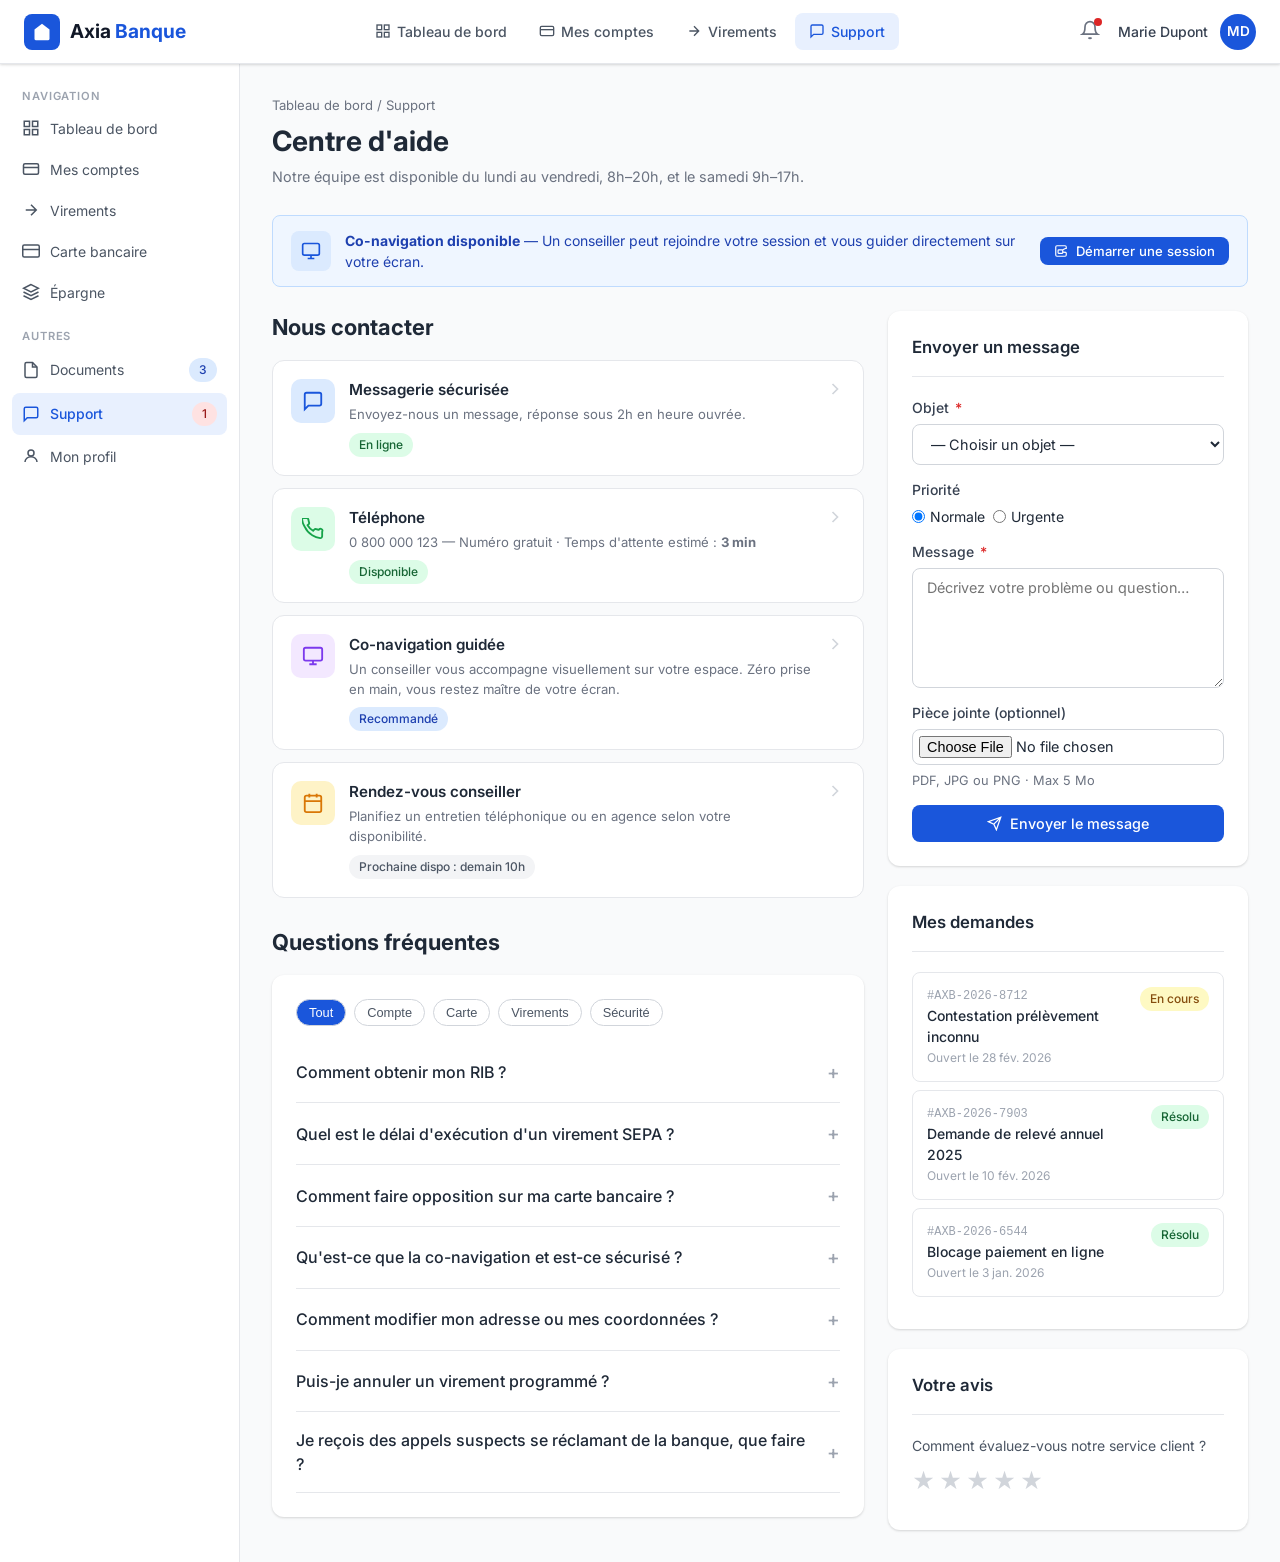
<file: or/uc-banque/support.html>
<!DOCTYPE html>
<html lang="fr">
<head>
  <meta charset="UTF-8">
  <meta name="viewport" content="width=device-width, initial-scale=1.0">
  <title>Axia Banque — Support client</title>
  <link href="https://fonts.googleapis.com/css2?family=Inter:wght@400;500;600;700;800&display=swap" rel="stylesheet">
  <link rel="stylesheet" href="style.css">
  <style>
    .support-grid { display:grid; grid-template-columns:1fr 360px; gap:24px; }
    .contact-channel {
      display:flex; align-items:flex-start; gap:14px;
      padding:18px; border-radius:var(--radius); border:1px solid var(--gray-200);
      background:var(--white); margin-bottom:12px; cursor:pointer; transition:all .15s;
    }
    .contact-channel:hover { border-color:var(--primary); box-shadow:var(--shadow-md); }
    .channel-icon {
      width:44px; height:44px; border-radius:10px;
      display:flex; align-items:center; justify-content:center; flex-shrink:0;
    }
    .channel-title { font-weight:600; font-size:.95rem; margin-bottom:3px; }
    .channel-desc { font-size:.82rem; color:var(--gray-500); line-height:1.5; }
    .channel-tag { margin-top:6px; }
    .ticket-item {
      display:flex; align-items:flex-start; gap:12px;
      padding:14px; border-radius:var(--radius-sm); border:1px solid var(--gray-200);
      margin-bottom:8px; background:var(--white);
    }
    .ticket-num { font-size:.75rem; color:var(--gray-400); font-family:monospace; }
    .ticket-title { font-weight:500; font-size:.875rem; margin-bottom:2px; }
    .ticket-date { font-size:.75rem; color:var(--gray-400); }
    .rating-stars { display:flex; gap:4px; margin:8px 0; }
    .star { font-size:1.4rem; cursor:pointer; color:var(--gray-300); transition:color .1s; }
    .star.active, .star:hover { color:#f59e0b; }
    @media (max-width:900px) { .support-grid { grid-template-columns:1fr; } }
  </style>
  <script src="cobrowsing.js"></script>
</head>
<body>

  <!-- TOPBAR -->
  <nav class="topbar">
    <a href="dashboard.html" class="topbar-brand">
      <div class="logo">
        <svg viewBox="0 0 24 24" width="20" height="20"><path d="M3 9l9-7 9 7v11a2 2 0 01-2 2H5a2 2 0 01-2-2z"/></svg>
      </div>
      <span class="brand-name">Axia <span>Banque</span></span>
    </a>
    <div class="topbar-nav">
      <a href="dashboard.html" class="nav-link">
        <svg width="16" height="16" fill="none" viewBox="0 0 24 24" stroke="currentColor" stroke-width="2"><rect x="3" y="3" width="7" height="7"/><rect x="14" y="3" width="7" height="7"/><rect x="14" y="14" width="7" height="7"/><rect x="3" y="14" width="7" height="7"/></svg>
        Tableau de bord
      </a>
      <a href="compte.html" class="nav-link">
        <svg width="16" height="16" fill="none" viewBox="0 0 24 24" stroke="currentColor" stroke-width="2"><rect x="2" y="5" width="20" height="14" rx="2"/><path d="M2 10h20"/></svg>
        Mes comptes
      </a>
      <a href="virement.html" class="nav-link">
        <svg width="16" height="16" fill="none" viewBox="0 0 24 24" stroke="currentColor" stroke-width="2"><path d="M5 12h14M12 5l7 7-7 7"/></svg>
        Virements
      </a>
      <a href="support.html" class="nav-link active">
        <svg width="16" height="16" fill="none" viewBox="0 0 24 24" stroke="currentColor" stroke-width="2"><path d="M21 15a2 2 0 01-2 2H7l-4 4V5a2 2 0 012-2h14a2 2 0 012 2z"/></svg>
        Support
      </a>
    </div>
    <div class="topbar-right">
      <button class="notif-btn">
        <svg width="20" height="20" fill="none" viewBox="0 0 24 24" stroke="currentColor" stroke-width="2"><path d="M18 8A6 6 0 006 8c0 7-3 9-3 9h18s-3-2-3-9M13.73 21a2 2 0 01-3.46 0"/></svg>
        <span class="notif-dot"></span>
      </button>
      <span class="topbar-user">Marie Dupont</span>
      <div class="avatar" onclick="window.location.href='index.html'">MD</div>
    </div>
  </nav>

  <div class="app-layout">
    <aside class="sidebar">
      <div class="sidebar-section">
        <div class="sidebar-label">Navigation</div>
        <a href="dashboard.html" class="sidebar-link">
          <svg fill="none" viewBox="0 0 24 24" stroke="currentColor" stroke-width="2"><rect x="3" y="3" width="7" height="7"/><rect x="14" y="3" width="7" height="7"/><rect x="14" y="14" width="7" height="7"/><rect x="3" y="14" width="7" height="7"/></svg>
          Tableau de bord
        </a>
        <a href="compte.html" class="sidebar-link">
          <svg fill="none" viewBox="0 0 24 24" stroke="currentColor" stroke-width="2"><rect x="2" y="5" width="20" height="14" rx="2"/><path d="M2 10h20"/></svg>
          Mes comptes
        </a>
        <a href="virement.html" class="sidebar-link">
          <svg fill="none" viewBox="0 0 24 24" stroke="currentColor" stroke-width="2"><path d="M5 12h14M12 5l7 7-7 7"/></svg>
          Virements
        </a>
        <a href="#" class="sidebar-link">
          <svg fill="none" viewBox="0 0 24 24" stroke="currentColor" stroke-width="2"><rect x="1" y="4" width="22" height="16" rx="2"/><path d="M1 10h22"/></svg>
          Carte bancaire
        </a>
        <a href="#" class="sidebar-link">
          <svg fill="none" viewBox="0 0 24 24" stroke="currentColor" stroke-width="2"><path d="M12 2L2 7l10 5 10-5-10-5zM2 17l10 5 10-5M2 12l10 5 10-5"/></svg>
          Épargne
        </a>
      </div>
      <div class="sidebar-section" style="margin-top:8px;">
        <div class="sidebar-label">Autres</div>
        <a href="#" class="sidebar-link">
          <svg fill="none" viewBox="0 0 24 24" stroke="currentColor" stroke-width="2"><path d="M14 2H6a2 2 0 00-2 2v16a2 2 0 002 2h12a2 2 0 002-2V8z"/><polyline points="14 2 14 8 20 8"/></svg>
          Documents
          <span class="badge badge-blue">3</span>
        </a>
        <a href="support.html" class="sidebar-link active">
          <svg fill="none" viewBox="0 0 24 24" stroke="currentColor" stroke-width="2"><path d="M21 15a2 2 0 01-2 2H7l-4 4V5a2 2 0 012-2h14a2 2 0 012 2z"/></svg>
          Support
          <span class="badge badge-red">1</span>
        </a>
        <a href="#" class="sidebar-link">
          <svg fill="none" viewBox="0 0 24 24" stroke="currentColor" stroke-width="2"><circle cx="12" cy="8" r="4"/><path d="M4 20c0-4 3.6-7 8-7s8 3 8 7"/></svg>
          Mon profil
        </a>
      </div>
    </aside>

    <main class="main-content">
      <div class="page-header">
        <div class="breadcrumb"><a href="dashboard.html">Tableau de bord</a> / Support</div>
        <h1 style="margin-top:4px;">Centre d'aide</h1>
        <p style="color:var(--gray-500);margin-top:4px;font-size:.9rem;">Notre équipe est disponible du lundi au vendredi, 8h–20h, et le samedi 9h–17h.</p>
      </div>

      <!-- Cobrowsing banner -->
      <div class="alert alert-info" style="margin-bottom:24px;align-items:center;gap:14px;">
        <div style="flex-shrink:0;width:40px;height:40px;background:#dbeafe;border-radius:8px;display:flex;align-items:center;justify-content:center;">
          <svg width="20" height="20" fill="none" viewBox="0 0 24 24" stroke="#1a56db" stroke-width="2">
            <rect x="2" y="3" width="20" height="14" rx="2"/><path d="M8 21h8M12 17v4"/>
          </svg>
        </div>
        <div style="flex:1;">
          <strong>Co-navigation disponible</strong> — Un conseiller peut rejoindre votre session et vous guider directement sur votre écran.
        </div>
        <button class="btn btn-primary btn-sm" onclick="startCobrowsing()">
          <svg width="14" height="14" fill="none" viewBox="0 0 24 24" stroke="currentColor" stroke-width="2"><path d="M15 10l4.553-2.277A1 1 0 0121 8.67V5a2 2 0 00-2-2H5a2 2 0 00-2 2v14a2 2 0 002 2h14a2 2 0 002-2v-3.67a1 1 0 00-.553-.894L15 14"/><rect x="7" y="10" width="8" height="6" rx="1"/></svg>
          Démarrer une session
        </button>
      </div>

      <div class="support-grid">

        <!-- Left column -->
        <div>
          <!-- Contact channels -->
          <h2 style="margin-bottom:16px;">Nous contacter</h2>

          <div class="contact-channel" onclick="openContactForm()">
            <div class="channel-icon" style="background:#dbeafe;">
              <svg width="22" height="22" fill="none" viewBox="0 0 24 24" stroke="#1a56db" stroke-width="2">
                <path d="M21 15a2 2 0 01-2 2H7l-4 4V5a2 2 0 012-2h14a2 2 0 012 2z"/>
              </svg>
            </div>
            <div style="flex:1;">
              <div class="channel-title">Messagerie sécurisée</div>
              <div class="channel-desc">Envoyez-nous un message, réponse sous 2h en heure ouvrée.</div>
              <div class="channel-tag"><span class="badge badge-green">En ligne</span></div>
            </div>
            <svg width="20" height="20" fill="none" viewBox="0 0 24 24" stroke="var(--gray-300)" stroke-width="2"><path d="M9 18l6-6-6-6"/></svg>
          </div>

          <div class="contact-channel" onclick="alert('Connexion à la file d\'attente téléphonique… (simulation)')">
            <div class="channel-icon" style="background:#dcfce7;">
              <svg width="22" height="22" fill="none" viewBox="0 0 24 24" stroke="#16a34a" stroke-width="2">
                <path d="M22 16.92v3a2 2 0 01-2.18 2 19.79 19.79 0 01-8.63-3.07A19.5 19.5 0 013.07 9.81a19.79 19.79 0 01-3.07-8.67A2 2 0 012 .18h3a2 2 0 012 1.72c.127.96.361 1.903.7 2.81a2 2 0 01-.45 2.11L6.09 7.91a16 16 0 006 6l1.27-1.27a2 2 0 012.11-.45c.907.339 1.85.573 2.81.7A2 2 0 0122 14.92z"/>
              </svg>
            </div>
            <div style="flex:1;">
              <div class="channel-title">Téléphone</div>
              <div class="channel-desc">0 800 000 123 — Numéro gratuit · Temps d'attente estimé : <strong>3 min</strong></div>
              <div class="channel-tag"><span class="badge badge-green">Disponible</span></div>
            </div>
            <svg width="20" height="20" fill="none" viewBox="0 0 24 24" stroke="var(--gray-300)" stroke-width="2"><path d="M9 18l6-6-6-6"/></svg>
          </div>

          <div class="contact-channel" onclick="startCobrowsing()">
            <div class="channel-icon" style="background:#f3e8ff;">
              <svg width="22" height="22" fill="none" viewBox="0 0 24 24" stroke="#7c3aed" stroke-width="2">
                <rect x="2" y="3" width="20" height="14" rx="2"/><path d="M8 21h8M12 17v4"/>
              </svg>
            </div>
            <div style="flex:1;">
              <div class="channel-title">Co-navigation guidée</div>
              <div class="channel-desc">Un conseiller vous accompagne visuellement sur votre espace. Zéro prise en main, vous restez maître de votre écran.</div>
              <div class="channel-tag"><span class="badge badge-blue">Recommandé</span></div>
            </div>
            <svg width="20" height="20" fill="none" viewBox="0 0 24 24" stroke="var(--gray-300)" stroke-width="2"><path d="M9 18l6-6-6-6"/></svg>
          </div>

          <div class="contact-channel" onclick="alert('Prise de rendez-vous… (simulation)')">
            <div class="channel-icon" style="background:#fef3c7;">
              <svg width="22" height="22" fill="none" viewBox="0 0 24 24" stroke="#d97706" stroke-width="2">
                <rect x="3" y="4" width="18" height="18" rx="2"/><path d="M16 2v4M8 2v4M3 10h18"/>
              </svg>
            </div>
            <div style="flex:1;">
              <div class="channel-title">Rendez-vous conseiller</div>
              <div class="channel-desc">Planifiez un entretien téléphonique ou en agence selon votre disponibilité.</div>
              <div class="channel-tag"><span class="badge badge-gray">Prochaine dispo : demain 10h</span></div>
            </div>
            <svg width="20" height="20" fill="none" viewBox="0 0 24 24" stroke="var(--gray-300)" stroke-width="2"><path d="M9 18l6-6-6-6"/></svg>
          </div>

          <!-- FAQ -->
          <h2 style="margin:28px 0 16px;">Questions fréquentes</h2>

          <div class="card">
            <div style="display:flex;gap:8px;margin-bottom:16px;flex-wrap:wrap;">
              <button class="filter-chip active" onclick="filterFaq('all',this)" style="padding:5px 12px;border-radius:999px;font-size:.8rem;font-weight:500;border:1px solid var(--gray-300);background:var(--primary);color:white;cursor:pointer;">Tout</button>
              <button class="filter-chip" onclick="filterFaq('compte',this)" style="padding:5px 12px;border-radius:999px;font-size:.8rem;font-weight:500;border:1px solid var(--gray-300);background:var(--white);color:var(--gray-600);cursor:pointer;">Compte</button>
              <button class="filter-chip" onclick="filterFaq('carte',this)" style="padding:5px 12px;border-radius:999px;font-size:.8rem;font-weight:500;border:1px solid var(--gray-300);background:var(--white);color:var(--gray-600);cursor:pointer;">Carte</button>
              <button class="filter-chip" onclick="filterFaq('virement',this)" style="padding:5px 12px;border-radius:999px;font-size:.8rem;font-weight:500;border:1px solid var(--gray-300);background:var(--white);color:var(--gray-600);cursor:pointer;">Virements</button>
              <button class="filter-chip" onclick="filterFaq('securite',this)" style="padding:5px 12px;border-radius:999px;font-size:.8rem;font-weight:500;border:1px solid var(--gray-300);background:var(--white);color:var(--gray-600);cursor:pointer;">Sécurité</button>
            </div>

            <div id="faqList">
              <div class="faq-item" data-cat="compte">
                <div class="faq-question" onclick="toggleFaq(this)">Comment obtenir mon RIB ?</div>
                <div class="faq-answer">Rendez-vous dans <strong>Mes comptes</strong>, sélectionnez votre compte courant, puis cliquez sur le bouton <strong>RIB</strong> en haut à droite. Vous pouvez le télécharger en PDF ou le partager directement par e-mail.</div>
              </div>
              <div class="faq-item" data-cat="virement">
                <div class="faq-question" onclick="toggleFaq(this)">Quel est le délai d'exécution d'un virement SEPA ?</div>
                <div class="faq-answer">Les virements SEPA sont traités en <strong>J+1 ouvré</strong>. Un virement initié avant 17h un jour ouvré sera crédité chez le bénéficiaire le lendemain ouvré. Les virements instantanés (SEPA Instant) sont disponibles 24h/24 et crédités en quelques secondes.</div>
              </div>
              <div class="faq-item" data-cat="carte">
                <div class="faq-question" onclick="toggleFaq(this)">Comment faire opposition sur ma carte bancaire ?</div>
                <div class="faq-answer">En cas de perte ou vol, appelez immédiatement le <strong>0 892 705 705</strong> (numéro d'urgence interbancaire, disponible 24h/24). Vous pouvez aussi bloquer temporairement votre carte depuis l'espace <strong>Carte bancaire</strong> dans votre espace client.</div>
              </div>
              <div class="faq-item" data-cat="securite">
                <div class="faq-question" onclick="toggleFaq(this)">Qu'est-ce que la co-navigation et est-ce sécurisé ?</div>
                <div class="faq-answer">La co-navigation permet à votre conseiller de voir votre écran (en lecture seule) pour vous guider. Il ne peut <strong>jamais prendre le contrôle</strong> de votre souris ou clavier. Toutes les données sensibles (mots de passe, numéros de carte complets) sont automatiquement masquées. Vous pouvez arrêter la session à tout moment.</div>
              </div>
              <div class="faq-item" data-cat="compte">
                <div class="faq-question" onclick="toggleFaq(this)">Comment modifier mon adresse ou mes coordonnées ?</div>
                <div class="faq-answer">Accédez à <strong>Mon profil</strong> via le menu de gauche. Les modifications d'adresse prennent effet immédiatement pour les communications électroniques. Pour les courriers, un délai de 2–3 jours ouvrés est à prévoir.</div>
              </div>
              <div class="faq-item" data-cat="virement">
                <div class="faq-question" onclick="toggleFaq(this)">Puis-je annuler un virement programmé ?</div>
                <div class="faq-answer">Oui, un virement programmé peut être annulé jusqu'à la veille de sa date d'exécution à 18h. Rendez-vous dans <strong>Virements</strong> puis sélectionnez <strong>Virements programmés</strong> pour le supprimer.</div>
              </div>
              <div class="faq-item" data-cat="securite">
                <div class="faq-question" onclick="toggleFaq(this)">Je reçois des appels suspects se réclamant de la banque, que faire ?</div>
                <div class="faq-answer">Axia Banque ne vous demandera <strong>jamais</strong> vos codes secrets, votre mot de passe ou vos numéros de carte par téléphone. En cas de doute, raccrochez et rappelez-nous au <strong>0 800 000 123</strong>. Signalez tout appel suspect via ce formulaire.</div>
              </div>
            </div>
          </div>
        </div>

        <!-- Right column -->
        <div style="display:flex;flex-direction:column;gap:20px;">

          <!-- Contact form -->
          <div class="card" id="contactFormCard">
            <div class="card-header"><span class="card-title">Envoyer un message</span></div>
            <form id="contactForm" onsubmit="submitContact(event)">
              <div style="display:flex;flex-direction:column;gap:14px;">
                <div class="form-group">
                  <label class="form-label">Objet <span class="required">*</span></label>
                  <select class="form-select" id="contactSubject">
                    <option value="">— Choisir un objet —</option>
                    <option>Problème de connexion</option>
                    <option>Question sur un virement</option>
                    <option>Contestation d'opération</option>
                    <option>Carte bancaire</option>
                    <option>Produits d'épargne</option>
                    <option>Modification de mes informations</option>
                    <option>Autre demande</option>
                  </select>
                </div>
                <div class="form-group">
                  <label class="form-label">Priorité</label>
                  <div style="display:flex;gap:8px;">
                    <label style="display:flex;align-items:center;gap:5px;cursor:pointer;font-size:.875rem;">
                      <input type="radio" name="priority" value="normal" checked> Normale
                    </label>
                    <label style="display:flex;align-items:center;gap:5px;cursor:pointer;font-size:.875rem;">
                      <input type="radio" name="priority" value="urgent"> Urgente
                    </label>
                  </div>
                </div>
                <div class="form-group">
                  <label class="form-label">Message <span class="required">*</span></label>
                  <textarea class="form-textarea" id="contactMessage" placeholder="Décrivez votre problème ou question…" style="min-height:120px;"></textarea>
                </div>
                <div class="form-group">
                  <label class="form-label">Pièce jointe (optionnel)</label>
                  <input type="file" class="form-input" style="padding:6px;" accept=".pdf,.jpg,.png">
                  <span class="form-hint">PDF, JPG ou PNG · Max 5 Mo</span>
                </div>
                <button type="submit" class="btn btn-primary btn-full">
                  <svg width="15" height="15" fill="none" viewBox="0 0 24 24" stroke="currentColor" stroke-width="2"><path d="M22 2L11 13M22 2L15 22l-4-9-9-4z"/></svg>
                  Envoyer le message
                </button>
              </div>
            </form>
            <div id="contactSuccess" style="display:none;text-align:center;padding:20px 0;">
              <div style="font-size:2rem;margin-bottom:8px;">✅</div>
              <div style="font-weight:600;color:var(--secondary);margin-bottom:4px;">Message envoyé !</div>
              <div style="font-size:.85rem;color:var(--gray-500)">Vous recevrez une réponse sous 2h en heure ouvrée.</div>
              <div style="font-size:.82rem;color:var(--gray-400);margin-top:8px;">Référence : <code>#AXB-2026-8842</code></div>
              <button class="btn btn-secondary btn-sm" style="margin-top:16px;" onclick="resetContact()">Nouveau message</button>
            </div>
          </div>

          <!-- Mes tickets -->
          <div class="card">
            <div class="card-header"><span class="card-title">Mes demandes</span></div>
            <div>
              <div class="ticket-item">
                <div>
                  <div class="ticket-num">#AXB-2026-8712</div>
                  <div class="ticket-title">Contestation prélèvement inconnu</div>
                  <div class="ticket-date">Ouvert le 28 fév. 2026</div>
                </div>
                <span class="badge badge-yellow" style="margin-left:auto;flex-shrink:0;">En cours</span>
              </div>
              <div class="ticket-item">
                <div>
                  <div class="ticket-num">#AXB-2026-7903</div>
                  <div class="ticket-title">Demande de relevé annuel 2025</div>
                  <div class="ticket-date">Ouvert le 10 fév. 2026</div>
                </div>
                <span class="badge badge-green" style="margin-left:auto;flex-shrink:0;">Résolu</span>
              </div>
              <div class="ticket-item">
                <div>
                  <div class="ticket-num">#AXB-2026-6544</div>
                  <div class="ticket-title">Blocage paiement en ligne</div>
                  <div class="ticket-date">Ouvert le 3 jan. 2026</div>
                </div>
                <span class="badge badge-green" style="margin-left:auto;flex-shrink:0;">Résolu</span>
              </div>
            </div>
          </div>

          <!-- Satisfaction -->
          <div class="card">
            <div class="card-header"><span class="card-title">Votre avis</span></div>
            <p style="font-size:.875rem;color:var(--gray-600);margin-bottom:8px;">Comment évaluez-vous notre service client ?</p>
            <div class="rating-stars" id="ratingStars">
              <span class="star" onclick="rate(1)">★</span>
              <span class="star" onclick="rate(2)">★</span>
              <span class="star" onclick="rate(3)">★</span>
              <span class="star" onclick="rate(4)">★</span>
              <span class="star" onclick="rate(5)">★</span>
            </div>
            <div id="ratingFeedback" style="display:none;margin-top:8px;">
              <textarea class="form-textarea" placeholder="Un commentaire ? (optionnel)" style="min-height:60px;font-size:.85rem;"></textarea>
              <button class="btn btn-primary btn-sm btn-full" style="margin-top:8px;" onclick="submitRating()">Envoyer</button>
            </div>
          </div>
        </div>
      </div>
    </main>
  </div>

  <!-- Cobrowsing session modal -->
  <div class="modal-overlay" id="cobrowsingModal">
    <div class="modal">
      <div class="modal-header">
        <h3>Démarrer une co-navigation</h3>
        <button class="modal-close" onclick="document.getElementById('cobrowsingModal').classList.remove('open')">&times;</button>
      </div>
      <div class="alert alert-info" style="margin-bottom:16px;">
        <svg width="16" height="16" fill="none" viewBox="0 0 24 24" stroke="currentColor" stroke-width="2" style="flex-shrink:0;margin-top:2px"><rect x="3" y="11" width="18" height="11" rx="2"/><path d="M7 11V7a5 5 0 0110 0v4"/></svg>
        Le conseiller ne verra votre écran qu'en <strong>lecture seule</strong>. Aucune prise de contrôle possible.
      </div>
      <p style="font-size:.9rem;color:var(--gray-600);margin-bottom:16px;">
        Partagez ce code à votre conseiller pour démarrer la session :
      </p>
      <div style="text-align:center;padding:20px;background:var(--gray-50);border-radius:var(--radius-sm);margin-bottom:16px;">
        <div style="font-size:2.2rem;font-weight:800;letter-spacing:.15em;color:var(--primary);font-family:monospace;" id="sessionCode">847 293</div>
        <div style="font-size:.78rem;color:var(--gray-400);margin-top:4px;">Code valable 10 minutes</div>
      </div>
      <div style="display:flex;align-items:center;gap:8px;margin-bottom:16px;">
        <div style="width:10px;height:10px;border-radius:50%;background:#16a34a;animation:pulse 1.5s infinite;"></div>
        <span style="font-size:.875rem;color:var(--gray-600)">En attente du conseiller…</span>
      </div>
      <div class="modal-actions" style="justify-content:space-between;">
        <button class="btn btn-secondary" onclick="document.getElementById('cobrowsingModal').classList.remove('open')">Annuler</button>
        <button class="btn btn-danger btn-sm" onclick="document.getElementById('cobrowsingModal').classList.remove('open')">Terminer la session</button>
      </div>
    </div>
  </div>

  <style>
    @keyframes pulse { 0%,100%{opacity:1} 50%{opacity:.4} }
    .filter-chip { padding:5px 12px;border-radius:999px;font-size:.8rem;font-weight:500;border:1px solid var(--gray-300);background:var(--white);cursor:pointer;color:var(--gray-600);transition:all .15s; }
    .filter-chip:hover { background:var(--primary);color:white;border-color:var(--primary); }
    .filter-chip.active { background:var(--primary);color:white;border-color:var(--primary); }
  </style>

  <script>
    function toggleFaq(el) {
      const item = el.closest('.faq-item');
      item.classList.toggle('open');
    }

    function filterFaq(cat, btn) {
      document.querySelectorAll('.filter-chip').forEach(b => b.classList.remove('active'));
      btn.classList.add('active');
      document.querySelectorAll('.faq-item').forEach(item => {
        item.style.display = (cat === 'all' || item.dataset.cat === cat) ? 'block' : 'none';
      });
    }

    function openContactForm() {
      document.getElementById('contactFormCard').scrollIntoView({ behavior:'smooth' });
    }

    function submitContact(e) {
      e.preventDefault();
      const subj = document.getElementById('contactSubject').value;
      const msg = document.getElementById('contactMessage').value.trim();
      if (!subj) { alert('Veuillez sélectionner un objet.'); return; }
      if (!msg) { alert('Veuillez saisir votre message.'); return; }
      const btn = e.target.querySelector('button[type=submit]');
      btn.disabled = true; btn.textContent = 'Envoi…';
      setTimeout(() => {
        document.getElementById('contactForm').style.display = 'none';
        document.getElementById('contactSuccess').style.display = 'block';
      }, 1200);
    }

    function resetContact() {
      document.getElementById('contactForm').style.display = 'block';
      document.getElementById('contactSuccess').style.display = 'none';
      document.getElementById('contactForm').reset();
      document.getElementById('contactForm').querySelector('button[type=submit]').disabled = false;
      document.getElementById('contactForm').querySelector('button[type=submit]').innerHTML = `
        <svg width="15" height="15" fill="none" viewBox="0 0 24 24" stroke="currentColor" stroke-width="2"><path d="M22 2L11 13M22 2L15 22l-4-9-9-4z"/></svg>
        Envoyer le message`;
    }

    function startCobrowsing() {
      // Generate random 6-digit code
      const code = Math.floor(100000 + Math.random() * 900000).toString().replace(/(\d{3})(\d{3})/, '$1 $2');
      document.getElementById('sessionCode').textContent = code;
      document.getElementById('cobrowsingModal').classList.add('open');
    }

    document.getElementById('cobrowsingModal').addEventListener('click', function(e) {
      if (e.target === this) this.classList.remove('open');
    });

    let selectedRating = 0;
    function rate(n) {
      selectedRating = n;
      document.querySelectorAll('.star').forEach((s, i) => {
        s.classList.toggle('active', i < n);
      });
      document.getElementById('ratingFeedback').style.display = 'block';
    }

    function submitRating() {
      document.getElementById('ratingFeedback').innerHTML = `<div style="color:var(--secondary);font-weight:600;text-align:center;padding:8px 0;">Merci pour votre retour ! 🙏</div>`;
    }
  </script>
</body>
</html>
</file>
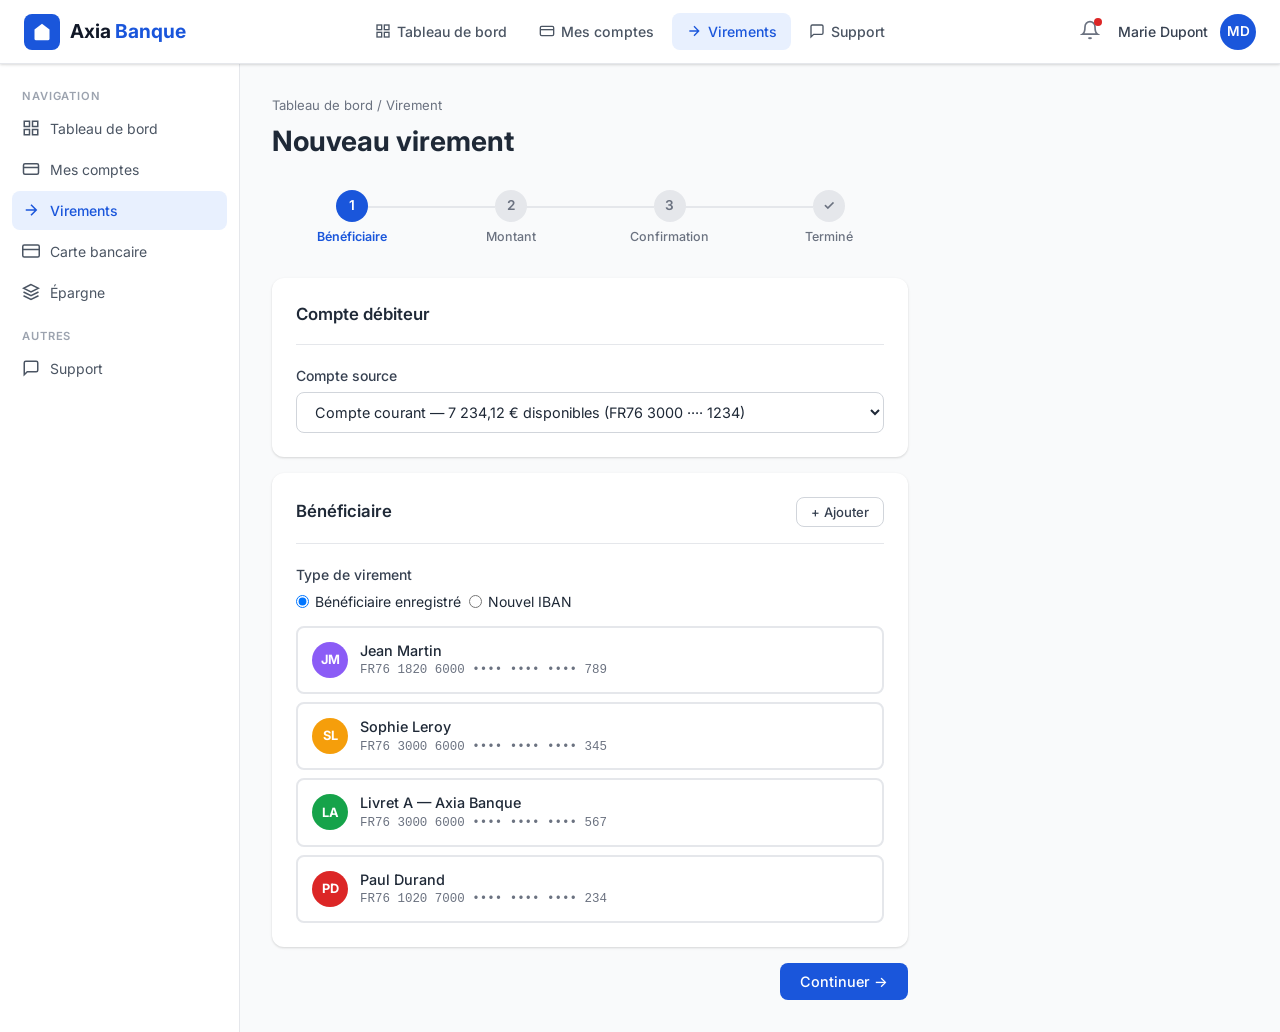
<file: or/uc-banque/virement.html>
<!DOCTYPE html>
<html lang="fr">
<head>
  <meta charset="UTF-8">
  <meta name="viewport" content="width=device-width, initial-scale=1.0">
  <title>Axia Banque — Virement</title>
  <link href="https://fonts.googleapis.com/css2?family=Inter:wght@400;500;600;700;800&display=swap" rel="stylesheet">
  <link rel="stylesheet" href="style.css">
  <style>
    .bene-list { display:flex; flex-direction:column; gap:8px; margin-top:4px; }
    .bene-item {
      display:flex; align-items:center; gap:12px;
      padding:12px 14px; border-radius:var(--radius-sm);
      border:2px solid var(--gray-200); cursor:pointer; transition:all .15s;
    }
    .bene-item:hover { border-color:var(--primary); }
    .bene-item.selected { border-color:var(--primary); background:var(--primary-light); }
    .bene-avatar {
      width:36px; height:36px; border-radius:50%;
      display:flex; align-items:center; justify-content:center;
      font-size:.8rem; font-weight:700; color:white; flex-shrink:0;
    }
    .bene-name { font-weight:500; font-size:.9rem; }
    .bene-iban { font-size:.78rem; color:var(--gray-500); font-family:monospace; }
    .bene-check { margin-left:auto; color:var(--primary); display:none; }
    .bene-item.selected .bene-check { display:block; }
    .amount-input { font-size:2rem; font-weight:700; text-align:center; border:none; outline:none; width:100%; color:var(--gray-900); font-family:var(--font); }
    .amount-input::placeholder { color:var(--gray-300); }
    .amount-currency { font-size:1.5rem; font-weight:700; color:var(--gray-400); }
    .amount-box {
      display:flex; align-items:center; justify-content:center; gap:8px;
      padding:20px; border:2px solid var(--gray-200); border-radius:var(--radius);
      margin-bottom:12px; transition:border-color .15s;
    }
    .amount-box:focus-within { border-color:var(--primary); }
    .preset-amounts { display:flex; gap:8px; flex-wrap:wrap; }
    .preset-btn {
      padding:6px 16px; border-radius:999px; font-size:.82rem; font-weight:500;
      border:1px solid var(--gray-300); background:var(--white); cursor:pointer; color:var(--gray-600);
      transition:all .15s;
    }
    .preset-btn:hover { background:var(--primary); color:white; border-color:var(--primary); }
    .recap-row { display:flex; justify-content:space-between; padding:10px 0; border-bottom:1px solid var(--gray-100); font-size:.9rem; }
    .recap-row:last-child { border-bottom:none; font-weight:700; font-size:1rem; }
    .step-content { display:none; }
    .step-content.active { display:block; }
    .success-animation {
      text-align:center; padding:40px 20px;
    }
    .success-circle {
      width:80px; height:80px; background:#dcfce7; border-radius:50%;
      display:flex; align-items:center; justify-content:center; margin:0 auto 20px;
      font-size:2rem;
    }
  </style>
  <script src="cobrowsing.js"></script>
</head>
<body>

  <!-- TOPBAR -->
  <nav class="topbar">
    <a href="dashboard.html" class="topbar-brand">
      <div class="logo">
        <svg viewBox="0 0 24 24" width="20" height="20"><path d="M3 9l9-7 9 7v11a2 2 0 01-2 2H5a2 2 0 01-2-2z"/></svg>
      </div>
      <span class="brand-name">Axia <span>Banque</span></span>
    </a>
    <div class="topbar-nav">
      <a href="dashboard.html" class="nav-link">
        <svg width="16" height="16" fill="none" viewBox="0 0 24 24" stroke="currentColor" stroke-width="2"><rect x="3" y="3" width="7" height="7"/><rect x="14" y="3" width="7" height="7"/><rect x="14" y="14" width="7" height="7"/><rect x="3" y="14" width="7" height="7"/></svg>
        Tableau de bord
      </a>
      <a href="compte.html" class="nav-link">
        <svg width="16" height="16" fill="none" viewBox="0 0 24 24" stroke="currentColor" stroke-width="2"><rect x="2" y="5" width="20" height="14" rx="2"/><path d="M2 10h20"/></svg>
        Mes comptes
      </a>
      <a href="virement.html" class="nav-link active">
        <svg width="16" height="16" fill="none" viewBox="0 0 24 24" stroke="currentColor" stroke-width="2"><path d="M5 12h14M12 5l7 7-7 7"/></svg>
        Virements
      </a>
      <a href="support.html" class="nav-link">
        <svg width="16" height="16" fill="none" viewBox="0 0 24 24" stroke="currentColor" stroke-width="2"><path d="M21 15a2 2 0 01-2 2H7l-4 4V5a2 2 0 012-2h14a2 2 0 012 2z"/></svg>
        Support
      </a>
    </div>
    <div class="topbar-right">
      <button class="notif-btn">
        <svg width="20" height="20" fill="none" viewBox="0 0 24 24" stroke="currentColor" stroke-width="2"><path d="M18 8A6 6 0 006 8c0 7-3 9-3 9h18s-3-2-3-9M13.73 21a2 2 0 01-3.46 0"/></svg>
        <span class="notif-dot"></span>
      </button>
      <span class="topbar-user">Marie Dupont</span>
      <div class="avatar" onclick="window.location.href='index.html'">MD</div>
    </div>
  </nav>

  <div class="app-layout">
    <aside class="sidebar">
      <div class="sidebar-section">
        <div class="sidebar-label">Navigation</div>
        <a href="dashboard.html" class="sidebar-link">
          <svg fill="none" viewBox="0 0 24 24" stroke="currentColor" stroke-width="2"><rect x="3" y="3" width="7" height="7"/><rect x="14" y="3" width="7" height="7"/><rect x="14" y="14" width="7" height="7"/><rect x="3" y="14" width="7" height="7"/></svg>
          Tableau de bord
        </a>
        <a href="compte.html" class="sidebar-link">
          <svg fill="none" viewBox="0 0 24 24" stroke="currentColor" stroke-width="2"><rect x="2" y="5" width="20" height="14" rx="2"/><path d="M2 10h20"/></svg>
          Mes comptes
        </a>
        <a href="virement.html" class="sidebar-link active">
          <svg fill="none" viewBox="0 0 24 24" stroke="currentColor" stroke-width="2"><path d="M5 12h14M12 5l7 7-7 7"/></svg>
          Virements
        </a>
        <a href="#" class="sidebar-link">
          <svg fill="none" viewBox="0 0 24 24" stroke="currentColor" stroke-width="2"><rect x="1" y="4" width="22" height="16" rx="2"/><path d="M1 10h22"/></svg>
          Carte bancaire
        </a>
        <a href="#" class="sidebar-link">
          <svg fill="none" viewBox="0 0 24 24" stroke="currentColor" stroke-width="2"><path d="M12 2L2 7l10 5 10-5-10-5zM2 17l10 5 10-5M2 12l10 5 10-5"/></svg>
          Épargne
        </a>
      </div>
      <div class="sidebar-section" style="margin-top:8px;">
        <div class="sidebar-label">Autres</div>
        <a href="support.html" class="sidebar-link">
          <svg fill="none" viewBox="0 0 24 24" stroke="currentColor" stroke-width="2"><path d="M21 15a2 2 0 01-2 2H7l-4 4V5a2 2 0 012-2h14a2 2 0 012 2z"/></svg>
          Support
        </a>
      </div>
    </aside>

    <main class="main-content" style="max-width:700px;">
      <div class="page-header">
        <div class="breadcrumb"><a href="dashboard.html">Tableau de bord</a> / Virement</div>
        <h1 style="margin-top:4px;">Nouveau virement</h1>
      </div>

      <!-- Stepper -->
      <div class="stepper" id="stepper">
        <div class="step active" id="step-indicator-1">
          <div class="step-circle">1</div>
          <div class="step-label">Bénéficiaire</div>
        </div>
        <div class="step" id="step-indicator-2">
          <div class="step-circle">2</div>
          <div class="step-label">Montant</div>
        </div>
        <div class="step" id="step-indicator-3">
          <div class="step-circle">3</div>
          <div class="step-label">Confirmation</div>
        </div>
        <div class="step" id="step-indicator-4">
          <div class="step-circle">✓</div>
          <div class="step-label">Terminé</div>
        </div>
      </div>

      <!-- STEP 1: Bénéficiaire -->
      <div class="step-content active" id="step-1">
        <div class="card">
          <div class="card-header"><span class="card-title">Compte débiteur</span></div>
          <div class="form-group">
            <label class="form-label">Compte source</label>
            <select class="form-select">
              <option value="form-select-1" selected>Compte courant — 7 234,12 € disponibles (FR76 3000 ···· 1234)</option>
              <option value="form-select-2">Livret A — 9 500,00 € (FR76 3000 ···· 5678)</option>
            </select>
          </div>
        </div>

        <div class="card" style="margin-top:16px;">
          <div class="card-header">
            <span class="card-title">Bénéficiaire</span>
            <button class="btn btn-sm btn-secondary" onclick="showAddBene()">+ Ajouter</button>
          </div>

          <div class="form-group" style="margin-bottom:14px;">
            <label class="form-label">Type de virement</label>
            <div style="display:flex;gap:8px;">
              <label style="display:flex;align-items:center;gap:6px;cursor:pointer;font-size:.875rem;">
                <input type="radio" name="vtype" value="bene" checked onchange="toggleVType()"> Bénéficiaire enregistré
              </label>
              <label style="display:flex;align-items:center;gap:6px;cursor:pointer;font-size:.875rem;">
                <input type="radio" name="vtype" value="iban" onchange="toggleVType()"> Nouvel IBAN
              </label>
            </div>
          </div>

          <div id="bene-panel">
            <div class="bene-list">
              <div class="bene-item" onclick="selectBene(this, 'Jean Martin', 'FR76 1820 6000 1200 0012 3456 789')">
                <div class="bene-avatar" style="background:#8b5cf6">JM</div>
                <div>
                  <div class="bene-name">Jean Martin</div>
                  <div class="bene-iban">FR76 1820 6000 •••• •••• •••• 789</div>
                </div>
                <svg class="bene-check" width="20" height="20" fill="none" viewBox="0 0 24 24" stroke="currentColor" stroke-width="3"><polyline points="20 6 9 17 4 12"/></svg>
              </div>
              <div class="bene-item" onclick="selectBene(this, 'Sophie Leroy', 'FR76 3000 6000 0134 5678 9012 345')">
                <div class="bene-avatar" style="background:#f59e0b">SL</div>
                <div>
                  <div class="bene-name">Sophie Leroy</div>
                  <div class="bene-iban">FR76 3000 6000 •••• •••• •••• 345</div>
                </div>
                <svg class="bene-check" width="20" height="20" fill="none" viewBox="0 0 24 24" stroke="currentColor" stroke-width="3"><polyline points="20 6 9 17 4 12"/></svg>
              </div>
              <div class="bene-item" onclick="selectBene(this, 'Livret A — Axia', 'FR76 3000 6000 0156 7890 1234 567')">
                <div class="bene-avatar" style="background:#16a34a">LA</div>
                <div>
                  <div class="bene-name">Livret A — Axia Banque</div>
                  <div class="bene-iban">FR76 3000 6000 •••• •••• •••• 567</div>
                </div>
                <svg class="bene-check" width="20" height="20" fill="none" viewBox="0 0 24 24" stroke="currentColor" stroke-width="3"><polyline points="20 6 9 17 4 12"/></svg>
              </div>
              <div class="bene-item" onclick="selectBene(this, 'Paul Durand', 'FR76 1020 7000 0123 4567 8901 234')">
                <div class="bene-avatar" style="background:#dc2626">PD</div>
                <div>
                  <div class="bene-name">Paul Durand</div>
                  <div class="bene-iban">FR76 1020 7000 •••• •••• •••• 234</div>
                </div>
                <svg class="bene-check" width="20" height="20" fill="none" viewBox="0 0 24 24" stroke="currentColor" stroke-width="3"><polyline points="20 6 9 17 4 12"/></svg>
              </div>
            </div>
          </div>

          <div id="iban-panel" style="display:none;">
            <div style="display:flex;flex-direction:column;gap:14px;">
              <div class="form-group">
                <label class="form-label">Nom du bénéficiaire <span class="required">*</span></label>
                <input class="form-input" type="text" placeholder="Prénom Nom ou Raison sociale" id="newBeneName">
              </div>
              <div class="form-group">
                <label class="form-label">IBAN <span class="required">*</span></label>
                <input class="form-input" type="text" placeholder="FR76 XXXX XXXX XXXX XXXX XXXX XXX" id="newBeneIban"
                  oninput="formatIban(this)">
                <span class="form-hint">Format : 27 caractères (FR + 25 chiffres)</span>
              </div>
              <div class="form-group">
                <label class="form-label">BIC / SWIFT</label>
                <input class="form-input" type="text" placeholder="BNPAFRPPXXX">
              </div>
            </div>
          </div>
        </div>

        <div style="display:flex;justify-content:flex-end;margin-top:16px;">
          <button class="btn btn-primary" onclick="goStep(2)">
            Continuer →
          </button>
        </div>
      </div>

      <!-- STEP 2: Montant -->
      <div class="step-content" id="step-2">
        <div class="card">
          <div class="card-header"><span class="card-title">Bénéficiaire sélectionné</span></div>
          <div style="display:flex;align-items:center;gap:12px;">
            <div class="bene-avatar" id="recap-avatar" style="background:#8b5cf6;width:44px;height:44px;font-size:1rem;">JM</div>
            <div>
              <div style="font-weight:600;" id="recap-name">Jean Martin</div>
              <div style="font-size:.82rem;color:var(--gray-500);font-family:monospace;" id="recap-iban">FR76 1820 ···</div>
            </div>
          </div>
        </div>

        <div class="card" style="margin-top:16px;">
          <div class="card-header"><span class="card-title">Montant et libellé</span></div>

          <div class="amount-box">
            <input class="amount-input" type="number" min="0.01" max="10000" step="0.01"
              placeholder="0,00" id="amount" oninput="updateAmount()">
            <span class="amount-currency">€</span>
          </div>

          <div class="preset-amounts" style="justify-content:center;margin-bottom:16px;">
            <button class="preset-btn" onclick="setAmount(50)">50 €</button>
            <button class="preset-btn" onclick="setAmount(100)">100 €</button>
            <button class="preset-btn" onclick="setAmount(200)">200 €</button>
            <button class="preset-btn" onclick="setAmount(500)">500 €</button>
            <button class="preset-btn" onclick="setAmount(1000)">1 000 €</button>
          </div>

          <div style="display:flex;flex-direction:column;gap:14px;">
            <div class="form-group">
              <label class="form-label">Libellé (motif du virement)</label>
              <input class="form-input" type="text" placeholder="Ex: Remboursement dîner, Loyer…" id="libelle" maxlength="60">
              <span class="form-hint">60 caractères max</span>
            </div>
            <div class="form-group">
              <label class="form-label">Date d'exécution</label>
              <input class="form-input" type="date" id="execDate" value="2026-03-04">
            </div>
            <div class="form-group">
              <label class="form-label">Récurrence</label>
              <select class="form-select" id="recurrence">
                <option value="once">Virement unique</option>
                <option value="weekly">Hebdomadaire</option>
                <option value="monthly">Mensuel</option>
                <option value="quarterly">Trimestriel</option>
              </select>
            </div>
          </div>
        </div>

        <div class="alert alert-warning" id="amount-warning" style="display:none;margin-top:12px;">
          <svg width="16" height="16" fill="none" viewBox="0 0 24 24" stroke="currentColor" stroke-width="2" style="flex-shrink:0">
            <path d="M10.29 3.86L1.82 18a2 2 0 001.71 3h16.94a2 2 0 001.71-3L13.71 3.86a2 2 0 00-3.42 0zM12 9v4m0 4h.01"/>
          </svg>
          Le montant dépasse votre solde disponible (7 234,12 €).
        </div>

        <div style="display:flex;justify-content:space-between;margin-top:16px;">
          <button class="btn btn-secondary" onclick="goStep(1)">← Retour</button>
          <button class="btn btn-primary" onclick="goStep(3)">Vérifier →</button>
        </div>
      </div>

      <!-- STEP 3: Confirmation -->
      <div class="step-content" id="step-3">
        <div class="card">
          <div class="card-header"><span class="card-title">Récapitulatif du virement</span></div>
          <div>
            <div class="recap-row"><span style="color:var(--gray-500)">De</span><span>Compte courant — FR76 3000 ···· 1234</span></div>
            <div class="recap-row"><span style="color:var(--gray-500)">Vers</span><span id="recap-to">Jean Martin</span></div>
            <div class="recap-row"><span style="color:var(--gray-500)">IBAN destinataire</span><span id="recap-iban-full" style="font-family:monospace;font-size:.85rem">FR76 1820 ···· ···· ···· ···· 789</span></div>
            <div class="recap-row"><span style="color:var(--gray-500)">Libellé</span><span id="recap-libelle">—</span></div>
            <div class="recap-row"><span style="color:var(--gray-500)">Date d'exécution</span><span id="recap-date">4 mars 2026</span></div>
            <div class="recap-row"><span style="color:var(--gray-500)">Récurrence</span><span id="recap-rec">Virement unique</span></div>
            <div class="recap-row" style="padding-top:14px;border-top:2px solid var(--gray-200);border-bottom:none;">
              <span>Montant total</span>
              <span style="font-size:1.3rem;color:var(--primary);" id="recap-amount">0,00 €</span>
            </div>
          </div>
        </div>

        <div class="card" style="margin-top:16px;">
          <div class="card-header"><span class="card-title">Validation sécurisée</span></div>
          <div class="alert alert-info">
            <svg width="16" height="16" fill="none" viewBox="0 0 24 24" stroke="currentColor" stroke-width="2" style="flex-shrink:0;margin-top:1px">
              <rect x="3" y="11" width="18" height="11" rx="2" ry="2"/><path d="M7 11V7a5 5 0 0110 0v4"/>
            </svg>
            Un code de validation a été envoyé par SMS au <strong>06 •••• ••72</strong>.
          </div>
          <div class="form-group">
            <label class="form-label">Code SMS <span class="required">*</span></label>
            <input class="form-input" type="text" inputmode="numeric" placeholder="000000"
              maxlength="6" style="letter-spacing:.2em;font-size:1.2rem;font-weight:600;text-align:center;"
              id="smsCode">
            <div style="display:flex;justify-content:space-between;margin-top:4px;">
              <span class="form-hint">Code à 6 chiffres valable 5 minutes.</span>
              <a href="#" style="font-size:.8rem;" onclick="event.preventDefault();alert('Nouveau code envoyé ! (simulation)')">Renvoyer le code</a>
            </div>
          </div>
        </div>

        <div style="display:flex;justify-content:space-between;margin-top:16px;">
          <button class="btn btn-secondary" onclick="goStep(2)">← Modifier</button>
          <button class="btn btn-success" onclick="executeTransfer()">
            <svg width="16" height="16" fill="none" viewBox="0 0 24 24" stroke="currentColor" stroke-width="2">
              <polyline points="20 6 9 17 4 12"/>
            </svg>
            Valider le virement
          </button>
        </div>
      </div>

      <!-- STEP 4: Success -->
      <div class="step-content" id="step-4">
        <div class="card">
          <div class="success-animation">
            <div class="success-circle">✓</div>
            <h2 style="color:var(--secondary);margin-bottom:8px;">Virement effectué !</h2>
            <p style="color:var(--gray-500);margin-bottom:8px;">Votre virement de <strong id="success-amount">0,00 €</strong> vers <strong id="success-name">—</strong> a bien été enregistré.</p>
            <p style="font-size:.85rem;color:var(--gray-400);margin-bottom:28px;">Il sera traité le <span id="success-date">—</span>. Vous recevrez une confirmation par e-mail.</p>
            <div style="display:flex;gap:12px;justify-content:center;flex-wrap:wrap;">
              <button class="btn btn-secondary" onclick="newTransfer()">Nouveau virement</button>
              <a href="compte.html" class="btn btn-primary">Voir mes comptes</a>
              <a href="dashboard.html" class="btn btn-secondary">Tableau de bord</a>
            </div>
          </div>
        </div>
      </div>
    </main>
  </div>

  <!-- Add beneficiary modal -->
  <div class="modal-overlay" id="addBeneModal">
    <div class="modal">
      <div class="modal-header">
        <h3>Ajouter un bénéficiaire</h3>
        <button class="modal-close" onclick="document.getElementById('addBeneModal').classList.remove('open')">&times;</button>
      </div>
      <div style="display:flex;flex-direction:column;gap:14px;">
        <div class="form-group">
          <label class="form-label">Nom <span class="required">*</span></label>
          <input class="form-input" type="text" placeholder="Prénom Nom">
        </div>
        <div class="form-group">
          <label class="form-label">IBAN <span class="required">*</span></label>
          <input class="form-input" type="text" placeholder="FR76 XXXX…">
        </div>
        <div class="form-group">
          <label class="form-label">BIC</label>
          <input class="form-input" type="text" placeholder="BNPAFRPPXXX">
        </div>
      </div>
      <div class="modal-actions">
        <button class="btn btn-secondary" onclick="document.getElementById('addBeneModal').classList.remove('open')">Annuler</button>
        <button class="btn btn-primary" onclick="document.getElementById('addBeneModal').classList.remove('open');alert('Bénéficiaire ajouté ! (simulation)')">Enregistrer</button>
      </div>
    </div>
  </div>

  <script>
    let selectedBene = { name: '', iban: '', initials: 'JM', color: '#8b5cf6' };
    let currentStep = 1;

    function goStep(n) {
      if (n === 2) {
        const vtype = document.querySelector('input[name=vtype]:checked').value;
        if (vtype === 'bene' && !selectedBene.name) { alert('Veuillez sélectionner un bénéficiaire.'); return; }
        if (vtype === 'iban') {
          const name = document.getElementById('newBeneName').value.trim();
          const iban = document.getElementById('newBeneIban').value.trim();
          if (!name || !iban) { alert('Veuillez renseigner le nom et l\'IBAN.'); return; }
          selectedBene = { name, iban, initials: name.split(' ').map(w=>w[0]).join('').toUpperCase().slice(0,2), color: '#1a56db' };
        }
        document.getElementById('recap-name').textContent = selectedBene.name;
        document.getElementById('recap-iban').textContent = selectedBene.iban.replace(/\s/g,'').replace(/(.{4})/g,'$1 ').trim();
        document.getElementById('recap-avatar').textContent = selectedBene.initials;
        document.getElementById('recap-avatar').style.background = selectedBene.color;
      }
      if (n === 3) {
        const amt = parseFloat(document.getElementById('amount').value);
        if (!amt || amt <= 0) { alert('Veuillez entrer un montant valide.'); return; }
        if (amt > 7234.12) {
          document.getElementById('amount-warning').style.display = 'flex';
          return;
        }
        // Fill recap
        const libelle = document.getElementById('libelle').value || '—';
        const dateVal = document.getElementById('execDate').value;
        const dateFormatted = new Date(dateVal).toLocaleDateString('fr-FR', { day:'numeric', month:'long', year:'numeric' });
        const recMap = { once:'Virement unique', weekly:'Hebdomadaire', monthly:'Mensuel', quarterly:'Trimestriel' };
        const rec = recMap[document.getElementById('recurrence').value];
        document.getElementById('recap-to').textContent = selectedBene.name;
        document.getElementById('recap-iban-full').textContent = selectedBene.iban;
        document.getElementById('recap-libelle').textContent = libelle;
        document.getElementById('recap-date').textContent = dateFormatted;
        document.getElementById('recap-rec').textContent = rec;
        document.getElementById('recap-amount').textContent = amt.toFixed(2).replace('.', ',') + ' €';
      }
      setStep(n);
    }

    function setStep(n) {
      currentStep = n;
      for (let i = 1; i <= 4; i++) {
        document.getElementById('step-' + i).classList.toggle('active', i === n);
        const ind = document.getElementById('step-indicator-' + i);
        if (ind) {
          ind.classList.toggle('active', i === n);
          ind.classList.toggle('done', i < n);
        }
      }
    }

    function selectBene(el, name, iban) {
      document.querySelectorAll('.bene-item').forEach(i => i.classList.remove('selected'));
      el.classList.add('selected');
      const initials = el.querySelector('.bene-avatar').textContent;
      const color = el.querySelector('.bene-avatar').style.background;
      selectedBene = { name, iban, initials, color };
    }

    function toggleVType() {
      const v = document.querySelector('input[name=vtype]:checked').value;
      document.getElementById('bene-panel').style.display = v === 'bene' ? 'block' : 'none';
      document.getElementById('iban-panel').style.display = v === 'iban' ? 'block' : 'none';
    }

    function setAmount(val) {
      document.getElementById('amount').value = val;
      updateAmount();
    }

    function updateAmount() {
      const amt = parseFloat(document.getElementById('amount').value);
      document.getElementById('amount-warning').style.display = (amt > 7234.12) ? 'flex' : 'none';
    }

    function formatIban(input) {
      let val = input.value.replace(/\s/g, '').toUpperCase();
      input.value = val.replace(/(.{4})/g, '$1 ').trim();
    }

    function executeTransfer() {
      const code = document.getElementById('smsCode').value;
      if (code.length < 4) { alert('Veuillez entrer le code SMS reçu.'); return; }
      const btn = document.querySelector('#step-3 .btn-success');
      btn.disabled = true; btn.textContent = 'Traitement…';
      setTimeout(() => {
        const amt = parseFloat(document.getElementById('amount').value).toFixed(2).replace('.', ',');
        const dateVal = document.getElementById('execDate').value;
        const dateFormatted = new Date(dateVal).toLocaleDateString('fr-FR', { day:'numeric', month:'long', year:'numeric' });
        document.getElementById('success-amount').textContent = amt + ' €';
        document.getElementById('success-name').textContent = selectedBene.name;
        document.getElementById('success-date').textContent = dateFormatted;
        setStep(4);
      }, 1500);
    }

    function newTransfer() {
      selectedBene = { name: '', iban: '', initials: 'JM', color: '#8b5cf6' };
      document.getElementById('amount').value = '';
      document.getElementById('libelle').value = '';
      document.getElementById('smsCode').value = '';
      document.querySelectorAll('.bene-item').forEach(i => i.classList.remove('selected'));
      setStep(1);
    }

    function showAddBene() {
      document.getElementById('addBeneModal').classList.add('open');
    }

    document.getElementById('addBeneModal').addEventListener('click', function(e) {
      if (e.target === this) this.classList.remove('open');
    });
  </script>
</body>
</html>
</file>
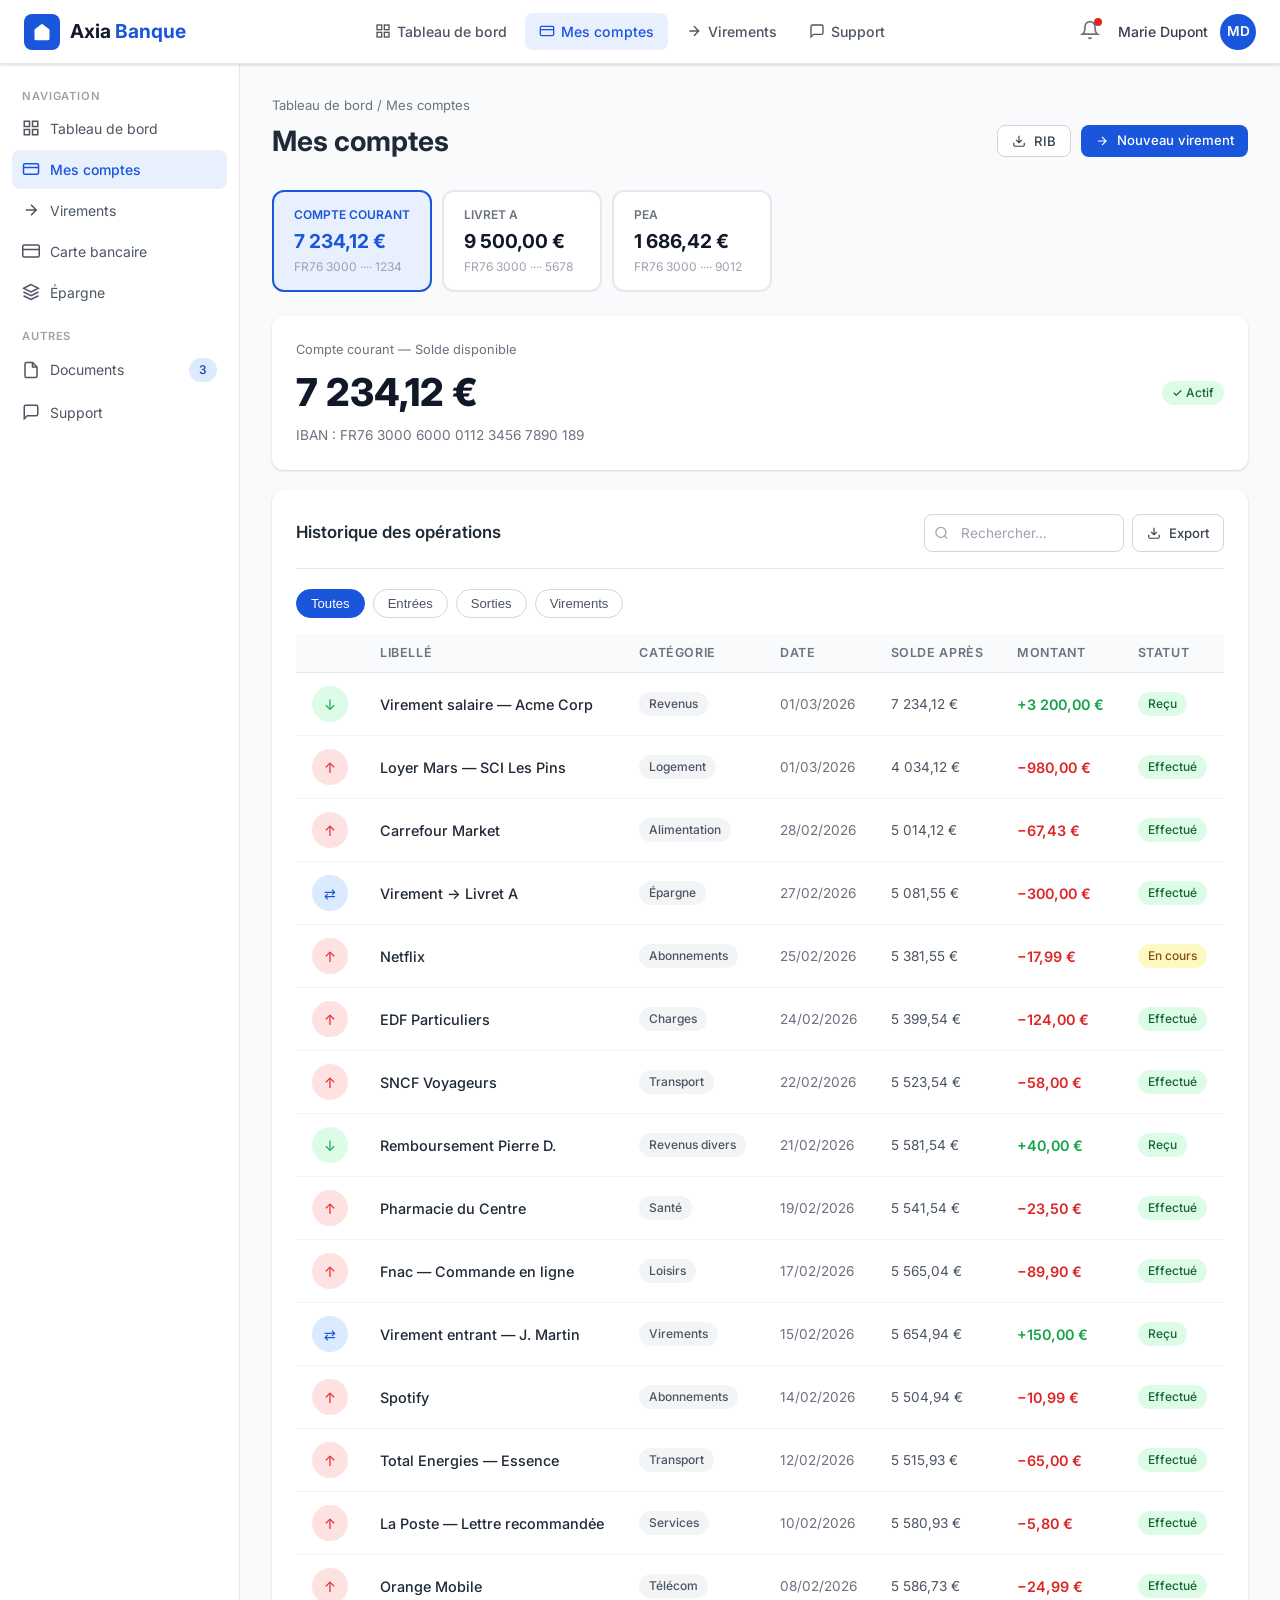
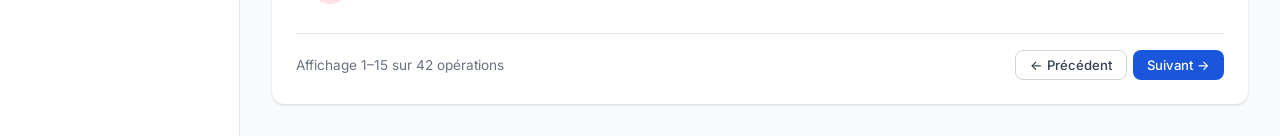
<file: us/uc-banque/compte.html>
<!DOCTYPE html>
<html lang="fr">
<head>
  <meta charset="UTF-8">
  <meta name="viewport" content="width=device-width, initial-scale=1.0">
  <title>Axia Banque — Mes comptes</title>
  <link href="https://fonts.googleapis.com/css2?family=Inter:wght@400;500;600;700;800&display=swap" rel="stylesheet">
  <link rel="stylesheet" href="style.css">
  <style>
    .filter-bar { display:flex; gap:8px; flex-wrap:wrap; margin-bottom:16px; }
    .filter-chip {
      padding:6px 14px; border-radius:999px; font-size:.82rem; font-weight:500;
      border:1px solid var(--gray-300); background:var(--white); cursor:pointer;
      color:var(--gray-600); transition:all .15s;
    }
    .filter-chip:hover, .filter-chip.active { background:var(--primary); color:white; border-color:var(--primary); }
    .account-switcher { display:flex; gap:10px; margin-bottom:24px; flex-wrap:wrap; }
    .account-tab {
      display:flex; flex-direction:column; gap:3px;
      padding:14px 20px; border-radius:var(--radius); background:var(--white);
      border:2px solid var(--gray-200); cursor:pointer; transition:all .15s;
      min-width:160px;
    }
    .account-tab:hover { border-color:var(--primary); }
    .account-tab.active { border-color:var(--primary); background:var(--primary-light); }
    .account-tab .at-type { font-size:.75rem; font-weight:600; color:var(--gray-500); text-transform:uppercase; }
    .account-tab .at-balance { font-size:1.2rem; font-weight:700; color:var(--gray-900); }
    .account-tab.active .at-type { color:var(--primary); }
    .account-tab.active .at-balance { color:var(--primary); }
    .search-box { position:relative; }
    .search-box input { padding-left:36px; }
    .search-box svg { position:absolute; left:10px; top:50%; transform:translateY(-50%); color:var(--gray-400); }
  </style>
  <script src="cobrowsing.js"></script>
</head>
<body>

  <!-- TOPBAR -->
  <nav class="topbar">
    <a href="dashboard.html" class="topbar-brand">
      <div class="logo">
        <svg viewBox="0 0 24 24" width="20" height="20">
          <path d="M3 9l9-7 9 7v11a2 2 0 01-2 2H5a2 2 0 01-2-2z"/>
        </svg>
      </div>
      <span class="brand-name">Axia <span>Banque</span></span>
    </a>
    <div class="topbar-nav">
      <a href="dashboard.html" class="nav-link">
        <svg width="16" height="16" fill="none" viewBox="0 0 24 24" stroke="currentColor" stroke-width="2"><rect x="3" y="3" width="7" height="7"/><rect x="14" y="3" width="7" height="7"/><rect x="14" y="14" width="7" height="7"/><rect x="3" y="14" width="7" height="7"/></svg>
        Tableau de bord
      </a>
      <a href="compte.html" class="nav-link active">
        <svg width="16" height="16" fill="none" viewBox="0 0 24 24" stroke="currentColor" stroke-width="2"><rect x="2" y="5" width="20" height="14" rx="2"/><path d="M2 10h20"/></svg>
        Mes comptes
      </a>
      <a href="virement.html" class="nav-link">
        <svg width="16" height="16" fill="none" viewBox="0 0 24 24" stroke="currentColor" stroke-width="2"><path d="M5 12h14M12 5l7 7-7 7"/></svg>
        Virements
      </a>
      <a href="support.html" class="nav-link">
        <svg width="16" height="16" fill="none" viewBox="0 0 24 24" stroke="currentColor" stroke-width="2"><path d="M21 15a2 2 0 01-2 2H7l-4 4V5a2 2 0 012-2h14a2 2 0 012 2z"/></svg>
        Support
      </a>
    </div>
    <div class="topbar-right">
      <button class="notif-btn">
        <svg width="20" height="20" fill="none" viewBox="0 0 24 24" stroke="currentColor" stroke-width="2"><path d="M18 8A6 6 0 006 8c0 7-3 9-3 9h18s-3-2-3-9M13.73 21a2 2 0 01-3.46 0"/></svg>
        <span class="notif-dot"></span>
      </button>
      <span class="topbar-user">Marie Dupont</span>
      <div class="avatar" onclick="window.location.href='index.html'">MD</div>
    </div>
  </nav>

  <div class="app-layout">

    <!-- SIDEBAR -->
    <aside class="sidebar">
      <div class="sidebar-section">
        <div class="sidebar-label">Navigation</div>
        <a href="dashboard.html" class="sidebar-link">
          <svg fill="none" viewBox="0 0 24 24" stroke="currentColor" stroke-width="2"><rect x="3" y="3" width="7" height="7"/><rect x="14" y="3" width="7" height="7"/><rect x="14" y="14" width="7" height="7"/><rect x="3" y="14" width="7" height="7"/></svg>
          Tableau de bord
        </a>
        <a href="compte.html" class="sidebar-link active">
          <svg fill="none" viewBox="0 0 24 24" stroke="currentColor" stroke-width="2"><rect x="2" y="5" width="20" height="14" rx="2"/><path d="M2 10h20"/></svg>
          Mes comptes
        </a>
        <a href="virement.html" class="sidebar-link">
          <svg fill="none" viewBox="0 0 24 24" stroke="currentColor" stroke-width="2"><path d="M5 12h14M12 5l7 7-7 7"/></svg>
          Virements
        </a>
        <a href="#" class="sidebar-link">
          <svg fill="none" viewBox="0 0 24 24" stroke="currentColor" stroke-width="2"><rect x="1" y="4" width="22" height="16" rx="2"/><path d="M1 10h22"/></svg>
          Carte bancaire
        </a>
        <a href="#" class="sidebar-link">
          <svg fill="none" viewBox="0 0 24 24" stroke="currentColor" stroke-width="2"><path d="M12 2L2 7l10 5 10-5-10-5zM2 17l10 5 10-5M2 12l10 5 10-5"/></svg>
          Épargne
        </a>
      </div>
      <div class="sidebar-section" style="margin-top:8px;">
        <div class="sidebar-label">Autres</div>
        <a href="#" class="sidebar-link">
          <svg fill="none" viewBox="0 0 24 24" stroke="currentColor" stroke-width="2"><path d="M14 2H6a2 2 0 00-2 2v16a2 2 0 002 2h12a2 2 0 002-2V8z"/><polyline points="14 2 14 8 20 8"/></svg>
          Documents
          <span class="badge badge-blue">3</span>
        </a>
        <a href="support.html" class="sidebar-link">
          <svg fill="none" viewBox="0 0 24 24" stroke="currentColor" stroke-width="2"><path d="M21 15a2 2 0 01-2 2H7l-4 4V5a2 2 0 012-2h14a2 2 0 012 2z"/></svg>
          Support
        </a>
      </div>
    </aside>

    <!-- MAIN -->
    <main class="main-content">
      <div class="page-header">
        <div class="breadcrumb"><a href="dashboard.html">Tableau de bord</a> / Mes comptes</div>
        <div style="display:flex;align-items:center;justify-content:space-between;margin-top:4px;">
          <h1>Mes comptes</h1>
          <div style="display:flex;gap:10px;">
            <button class="btn btn-secondary btn-sm" onclick="downloadRIB()">
              <svg width="14" height="14" fill="none" viewBox="0 0 24 24" stroke="currentColor" stroke-width="2"><path d="M21 15v4a2 2 0 01-2 2H5a2 2 0 01-2-2v-4M7 10l5 5 5-5M12 15V3"/></svg>
              RIB
            </button>
            <a href="virement.html" class="btn btn-primary btn-sm">
              <svg width="14" height="14" fill="none" viewBox="0 0 24 24" stroke="currentColor" stroke-width="2"><path d="M5 12h14M12 5l7 7-7 7"/></svg>
              Nouveau virement
            </a>
          </div>
        </div>
      </div>

      <!-- Account switcher tabs -->
      <div class="account-switcher">
        <div class="account-tab active" onclick="switchAccount('courant', this)">
          <div class="at-type">Compte courant</div>
          <div class="at-balance no-upscope">7 234,12 €</div>
          <div style="font-size:.75rem;color:var(--gray-400)">FR76 3000 ···· 1234</div>
        </div>
        <div class="account-tab" onclick="switchAccount('epargne', this)">
          <div class="at-type">Livret A</div>
          <div class="at-balance no-upscope">9 500,00 €</div>
          <div style="font-size:.75rem;color:var(--gray-400)">FR76 3000 ···· 5678</div>
        </div>
        <div class="account-tab" onclick="switchAccount('pea', this)">
          <div class="at-type">PEA</div>
          <div class="at-balance no-upscope">1 686,42 €</div>
          <div style="font-size:.75rem;color:var(--gray-400)">FR76 3000 ···· 9012</div>
        </div>
      </div>

      <!-- Account detail card -->
      <div class="card" style="margin-bottom:20px;">
        <div style="display:flex;align-items:center;justify-content:space-between;flex-wrap:wrap;gap:12px;">
          <div>
            <div style="font-size:.8rem;color:var(--gray-500);margin-bottom:4px;" id="accountTypeLabel">Compte courant — Solde disponible</div>
            <div style="font-size:2.4rem;font-weight:800;color:var(--gray-900);" id="accountBalance" class="no-upscope">7 234,12 €</div>
            <div style="font-size:.85rem;color:var(--gray-500);margin-top:4px;" id="accountIBAN">IBAN : FR76 3000 6000 0112 3456 7890 189</div>
          </div>
          <div style="display:flex;gap:10px;">
            <span class="badge badge-green" id="accountStatus">✓ Actif</span>
          </div>
        </div>
      </div>

      <!-- Transactions -->
      <div class="card">
        <div class="card-header">
          <span class="card-title">Historique des opérations</span>
          <div style="display:flex;gap:8px;">
            <div class="search-box">
              <svg width="15" height="15" fill="none" viewBox="0 0 24 24" stroke="currentColor" stroke-width="2">
                <circle cx="11" cy="11" r="8"/><path d="M21 21l-4.35-4.35"/>
              </svg>
              <input class="form-input" type="search" placeholder="Rechercher…" style="width:200px;font-size:.85rem;" oninput="filterTx(this.value)">
            </div>
            <button class="btn btn-secondary btn-sm" onclick="exportCSV()">
              <svg width="14" height="14" fill="none" viewBox="0 0 24 24" stroke="currentColor" stroke-width="2"><path d="M21 15v4a2 2 0 01-2 2H5a2 2 0 01-2-2v-4M7 10l5 5 5-5M12 15V3"/></svg>
              Export
            </button>
          </div>
        </div>

        <div class="filter-bar">
          <button class="filter-chip active" onclick="filterCat('all', this)">Toutes</button>
          <button class="filter-chip" onclick="filterCat('income', this)">Entrées</button>
          <button class="filter-chip" onclick="filterCat('expense', this)">Sorties</button>
          <button class="filter-chip" onclick="filterCat('transfer', this)">Virements</button>
        </div>

        <div class="table-wrapper">
          <table id="txTable">
            <thead>
              <tr>
                <th style="width:36px;"></th>
                <th>Libellé</th>
                <th>Catégorie</th>
                <th>Date</th>
                <th>Solde après</th>
                <th>Montant</th>
                <th>Statut</th>
              </tr>
            </thead>
            <tbody id="txBody">
            </tbody>
          </table>
        </div>

        <div style="display:flex;align-items:center;justify-content:space-between;margin-top:16px;padding-top:16px;border-top:1px solid var(--gray-200);">
          <span style="font-size:.85rem;color:var(--gray-500)">Affichage 1–15 sur 42 opérations</span>
          <div style="display:flex;gap:6px;">
            <button class="btn btn-secondary btn-sm">← Précédent</button>
            <button class="btn btn-primary btn-sm">Suivant →</button>
          </div>
        </div>
      </div>
    </main>
  </div>

  <script>
    const accounts = {
      courant: {
        label: 'Compte courant — Solde disponible',
        balance: '7 234,12 €',
        iban: 'IBAN : FR76 3000 6000 0112 3456 7890 189',
        status: '✓ Actif'
      },
      epargne: {
        label: 'Livret A — Épargne réglementée',
        balance: '9 500,00 €',
        iban: 'IBAN : FR76 3000 6000 0156 7890 1234 567',
        status: '✓ Actif · Taux 3,00%'
      },
      pea: {
        label: 'Plan d\'Épargne en Actions',
        balance: '1 686,42 €',
        iban: 'Référence : PEA-2019-8472',
        status: '✓ Actif · Perf. +8,3%'
      }
    };

    const allTransactions = [
      { type:'income',   merchant:'Virement salaire — Acme Corp',  cat:'Revenus',        date:'01/03/2026', solde:'7 234,12 €', amount:'+3 200,00 €', status:'Reçu' },
      { type:'expense',  merchant:'Loyer Mars — SCI Les Pins',      cat:'Logement',       date:'01/03/2026', solde:'4 034,12 €', amount:'−980,00 €',   status:'Effectué' },
      { type:'expense',  merchant:'Carrefour Market',                cat:'Alimentation',   date:'28/02/2026', solde:'5 014,12 €', amount:'−67,43 €',    status:'Effectué' },
      { type:'transfer', merchant:'Virement → Livret A',            cat:'Épargne',        date:'27/02/2026', solde:'5 081,55 €', amount:'−300,00 €',    status:'Effectué' },
      { type:'expense',  merchant:'Netflix',                         cat:'Abonnements',    date:'25/02/2026', solde:'5 381,55 €', amount:'−17,99 €',     status:'En cours' },
      { type:'expense',  merchant:'EDF Particuliers',               cat:'Charges',        date:'24/02/2026', solde:'5 399,54 €', amount:'−124,00 €',    status:'Effectué' },
      { type:'expense',  merchant:'SNCF Voyageurs',                 cat:'Transport',      date:'22/02/2026', solde:'5 523,54 €', amount:'−58,00 €',     status:'Effectué' },
      { type:'income',   merchant:'Remboursement Pierre D.',        cat:'Revenus divers', date:'21/02/2026', solde:'5 581,54 €', amount:'+40,00 €',     status:'Reçu' },
      { type:'expense',  merchant:'Pharmacie du Centre',            cat:'Santé',          date:'19/02/2026', solde:'5 541,54 €', amount:'−23,50 €',     status:'Effectué' },
      { type:'expense',  merchant:'Fnac — Commande en ligne',       cat:'Loisirs',        date:'17/02/2026', solde:'5 565,04 €', amount:'−89,90 €',     status:'Effectué' },
      { type:'transfer', merchant:'Virement entrant — J. Martin',   cat:'Virements',      date:'15/02/2026', solde:'5 654,94 €', amount:'+150,00 €',    status:'Reçu' },
      { type:'expense',  merchant:'Spotify',                        cat:'Abonnements',    date:'14/02/2026', solde:'5 504,94 €', amount:'−10,99 €',     status:'Effectué' },
      { type:'expense',  merchant:'Total Energies — Essence',       cat:'Transport',      date:'12/02/2026', solde:'5 515,93 €', amount:'−65,00 €',     status:'Effectué' },
      { type:'expense',  merchant:'La Poste — Lettre recommandée',  cat:'Services',       date:'10/02/2026', solde:'5 580,93 €', amount:'−5,80 €',      status:'Effectué' },
      { type:'expense',  merchant:'Orange Mobile',                  cat:'Télécom',        date:'08/02/2026', solde:'5 586,73 €', amount:'−24,99 €',     status:'Effectué' },
    ];

    let currentFilter = 'all';
    let currentSearch = '';

    function renderTable() {
      const tbody = document.getElementById('txBody');
      const rows = allTransactions.filter(tx => {
        const matchCat = currentFilter === 'all' || tx.type === currentFilter;
        const matchSearch = tx.merchant.toLowerCase().includes(currentSearch) || tx.cat.toLowerCase().includes(currentSearch);
        return matchCat && matchSearch;
      });

      tbody.innerHTML = rows.map(tx => {
        const iconClass = tx.type;
        const icon = tx.type === 'income' ? '↓' : tx.type === 'transfer' ? '⇄' : '↑';
        const amountClass = tx.amount.startsWith('+') ? 'positive' : 'negative';
        const badgeClass = tx.status === 'Reçu' || tx.status === 'Effectué' ? 'badge-green' : 'badge-yellow';
        return `
          <tr>
            <td><div class="tx-icon ${iconClass}">${icon}</div></td>
            <td><div class="tx-merchant no-upscope">${tx.merchant}</div></td>
            <td><span class="badge badge-gray">${tx.cat}</span></td>
            <td style="color:var(--gray-500);font-size:.85rem;white-space:nowrap">${tx.date}</td>
            <td style="font-size:.85rem;color:var(--gray-600)" class="no-upscope">${tx.solde}</td>
            <td class="tx-amount ${amountClass} no-upscope">${tx.amount}</td>
            <td><span class="badge ${badgeClass}">${tx.status}</span></td>
          </tr>`;
      }).join('');
    }

    function switchAccount(id, el) {
      document.querySelectorAll('.account-tab').forEach(t => t.classList.remove('active'));
      el.classList.add('active');
      const a = accounts[id];
      document.getElementById('accountTypeLabel').textContent = a.label;
      document.getElementById('accountBalance').textContent = a.balance;
      document.getElementById('accountIBAN').textContent = a.iban;
      document.getElementById('accountStatus').textContent = a.status;
    }

    function filterCat(cat, el) {
      currentFilter = cat;
      document.querySelectorAll('.filter-chip').forEach(c => c.classList.remove('active'));
      el.classList.add('active');
      renderTable();
    }

    function filterTx(val) {
      currentSearch = val.toLowerCase();
      renderTable();
    }

    function downloadRIB() { alert('Téléchargement du RIB en cours… (simulation)'); }
    function exportCSV() { alert('Export CSV en cours… (simulation)'); }

    renderTable();

    // Handle URL param
    const params = new URLSearchParams(window.location.search);
    const acId = params.get('id');
    if (acId && accounts[acId]) {
      const tabs = document.querySelectorAll('.account-tab');
      const map = { courant: 0, epargne: 1, pea: 2 };
      if (map[acId] !== undefined) {
        tabs.forEach(t => t.classList.remove('active'));
        tabs[map[acId]].classList.add('active');
        switchAccount(acId, tabs[map[acId]]);
      }
    }
  </script>
</body>
</html>
</file>
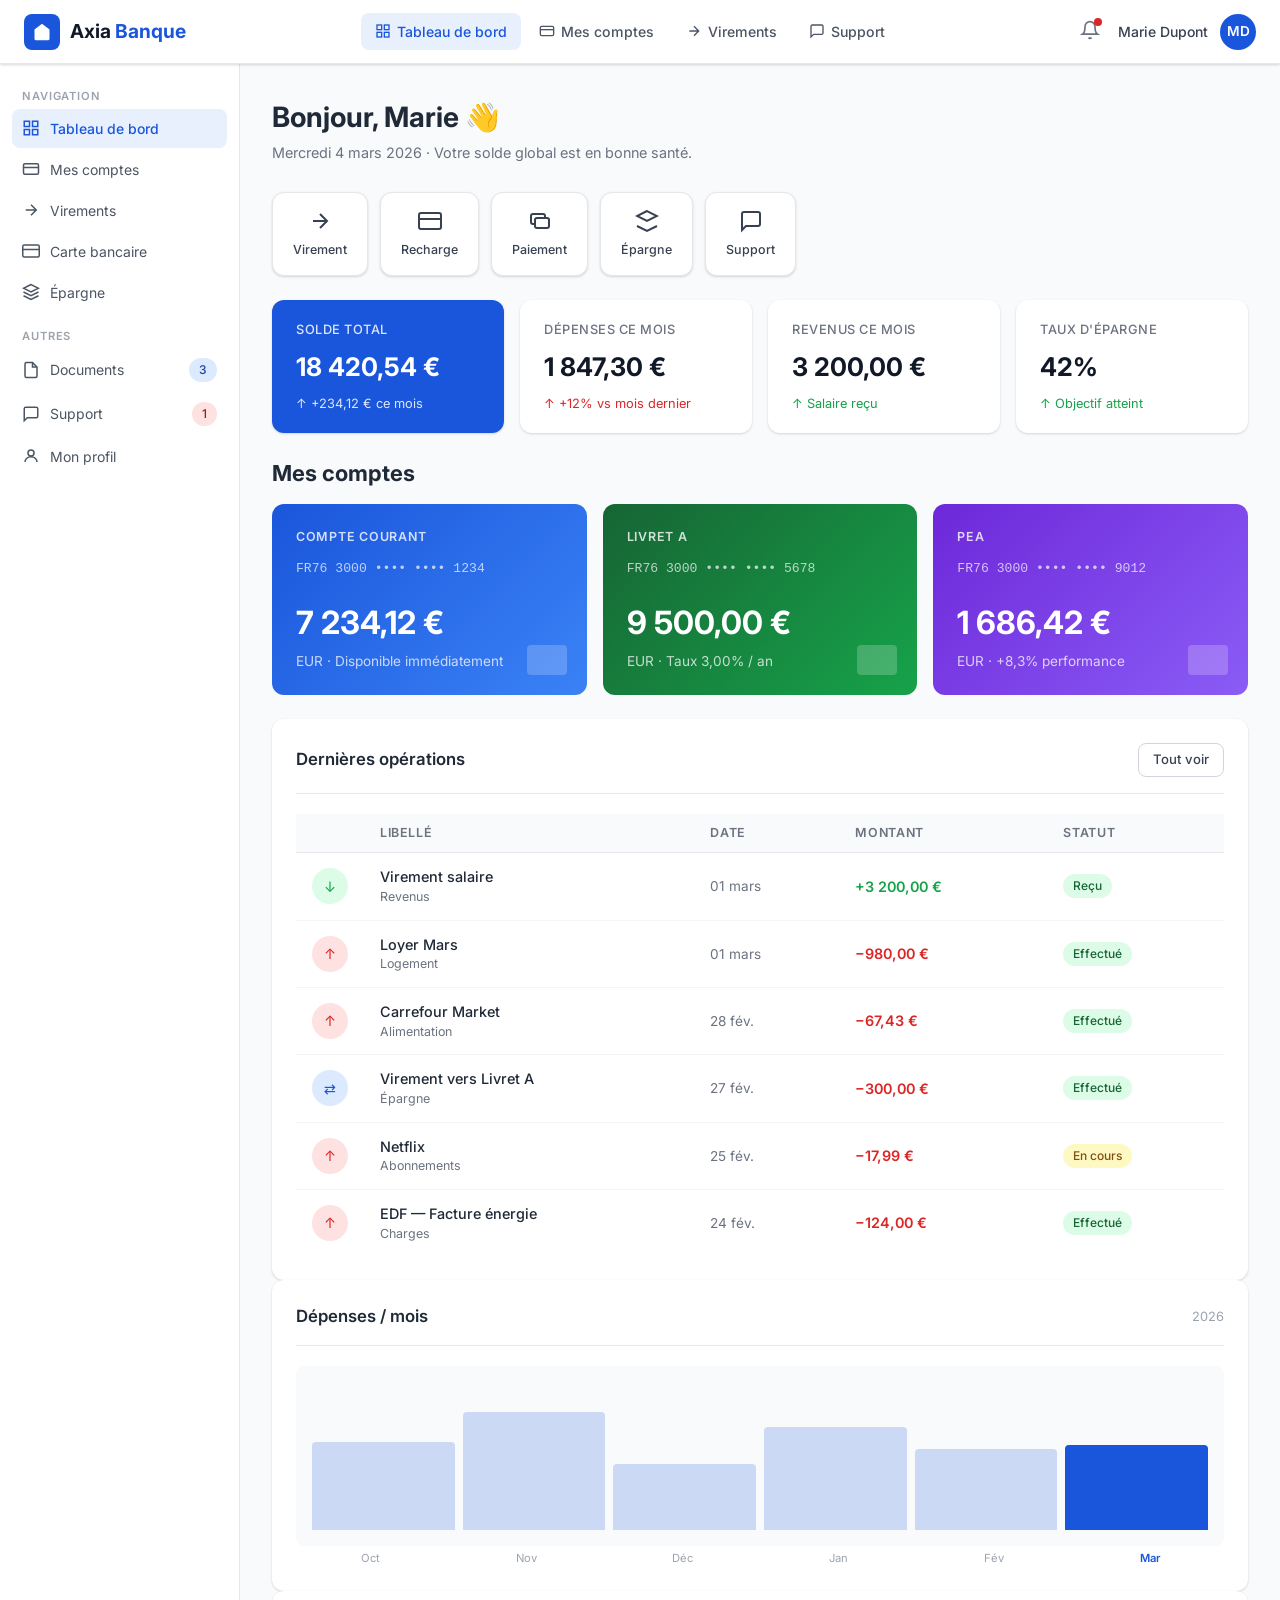
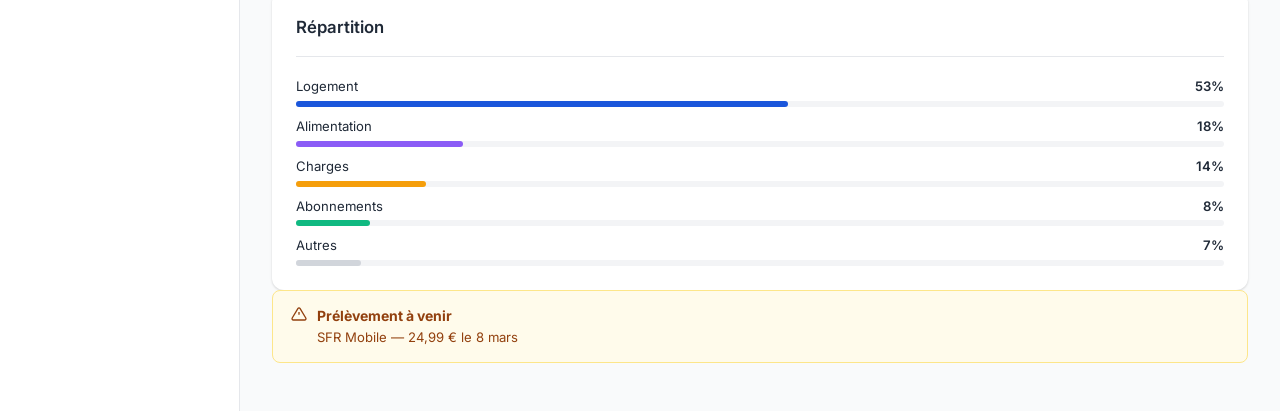
<file: us/uc-banque/dashboard.html>
<!DOCTYPE html>
<html lang="fr">
<head>
  <meta charset="UTF-8">
  <meta name="viewport" content="width=device-width, initial-scale=1.0">
  <title>Axia Banque — Tableau de bord</title>
  <link href="https://fonts.googleapis.com/css2?family=Inter:wght@400;500;600;700;800&display=swap" rel="stylesheet">
  <link rel="stylesheet" href="style.css">
  <script src="cobrowsing.js"></script>
</head>
<body>

  <!-- TOPBAR -->
  <nav class="topbar">
    <a href="dashboard.html" class="topbar-brand">
      <div class="logo">
        <svg viewBox="0 0 24 24" width="20" height="20">
          <path d="M3 9l9-7 9 7v11a2 2 0 01-2 2H5a2 2 0 01-2-2z"/>
        </svg>
      </div>
      <span class="brand-name">Axia <span>Banque</span></span>
    </a>

    <div class="topbar-nav">
      <a href="dashboard.html" class="nav-link active">
        <svg width="16" height="16" fill="none" viewBox="0 0 24 24" stroke="currentColor" stroke-width="2"><rect x="3" y="3" width="7" height="7"/><rect x="14" y="3" width="7" height="7"/><rect x="14" y="14" width="7" height="7"/><rect x="3" y="14" width="7" height="7"/></svg>
        Tableau de bord
      </a>
      <a href="compte.html" class="nav-link">
        <svg width="16" height="16" fill="none" viewBox="0 0 24 24" stroke="currentColor" stroke-width="2"><rect x="2" y="5" width="20" height="14" rx="2"/><path d="M2 10h20"/></svg>
        Mes comptes
      </a>
      <a href="virement.html" class="nav-link">
        <svg width="16" height="16" fill="none" viewBox="0 0 24 24" stroke="currentColor" stroke-width="2"><path d="M5 12h14M12 5l7 7-7 7"/></svg>
        Virements
      </a>
      <a href="support.html" class="nav-link">
        <svg width="16" height="16" fill="none" viewBox="0 0 24 24" stroke="currentColor" stroke-width="2"><path d="M21 15a2 2 0 01-2 2H7l-4 4V5a2 2 0 012-2h14a2 2 0 012 2z"/></svg>
        Support
      </a>
    </div>

    <div class="topbar-right">
      <button class="notif-btn" onclick="showNotif()">
        <svg width="20" height="20" fill="none" viewBox="0 0 24 24" stroke="currentColor" stroke-width="2">
          <path d="M18 8A6 6 0 006 8c0 7-3 9-3 9h18s-3-2-3-9M13.73 21a2 2 0 01-3.46 0"/>
        </svg>
        <span class="notif-dot"></span>
      </button>
      <span class="topbar-user">Marie Dupont</span>
      <div class="avatar" onclick="window.location.href='index.html'" title="Se déconnecter">MD</div>
    </div>
  </nav>

  <div class="app-layout">

    <!-- SIDEBAR -->
    <aside class="sidebar">
      <div class="sidebar-section">
        <div class="sidebar-label">Navigation</div>
        <a href="dashboard.html" class="sidebar-link active">
          <svg fill="none" viewBox="0 0 24 24" stroke="currentColor" stroke-width="2"><rect x="3" y="3" width="7" height="7"/><rect x="14" y="3" width="7" height="7"/><rect x="14" y="14" width="7" height="7"/><rect x="3" y="14" width="7" height="7"/></svg>
          Tableau de bord
        </a>
        <a href="compte.html" class="sidebar-link">
          <svg fill="none" viewBox="0 0 24 24" stroke="currentColor" stroke-width="2"><rect x="2" y="5" width="20" height="14" rx="2"/><path d="M2 10h20"/></svg>
          Mes comptes
        </a>
        <a href="virement.html" class="sidebar-link">
          <svg fill="none" viewBox="0 0 24 24" stroke="currentColor" stroke-width="2"><path d="M5 12h14M12 5l7 7-7 7"/></svg>
          Virements
        </a>
        <a href="#" class="sidebar-link">
          <svg fill="none" viewBox="0 0 24 24" stroke="currentColor" stroke-width="2"><rect x="1" y="4" width="22" height="16" rx="2"/><path d="M1 10h22"/></svg>
          Carte bancaire
        </a>
        <a href="#" class="sidebar-link">
          <svg fill="none" viewBox="0 0 24 24" stroke="currentColor" stroke-width="2"><path d="M12 2L2 7l10 5 10-5-10-5zM2 17l10 5 10-5M2 12l10 5 10-5"/></svg>
          Épargne
        </a>
      </div>

      <div class="sidebar-section" style="margin-top:8px;">
        <div class="sidebar-label">Autres</div>
        <a href="#" class="sidebar-link">
          <svg fill="none" viewBox="0 0 24 24" stroke="currentColor" stroke-width="2"><path d="M14 2H6a2 2 0 00-2 2v16a2 2 0 002 2h12a2 2 0 002-2V8z"/><polyline points="14 2 14 8 20 8"/></svg>
          Documents
          <span class="badge badge-blue">3</span>
        </a>
        <a href="support.html" class="sidebar-link">
          <svg fill="none" viewBox="0 0 24 24" stroke="currentColor" stroke-width="2"><path d="M21 15a2 2 0 01-2 2H7l-4 4V5a2 2 0 012-2h14a2 2 0 012 2z"/></svg>
          Support
          <span class="badge badge-red">1</span>
        </a>
        <a href="#" class="sidebar-link">
          <svg fill="none" viewBox="0 0 24 24" stroke="currentColor" stroke-width="2"><circle cx="12" cy="8" r="4"/><path d="M4 20c0-4 3.6-7 8-7s8 3 8 7"/></svg>
          Mon profil
        </a>
      </div>
    </aside>

    <!-- MAIN -->
    <main class="main-content">
      <div class="page-header">
        <h1>Bonjour, Marie 👋</h1>
        <p style="color:var(--gray-500);margin-top:4px;font-size:.9rem;">Mercredi 4 mars 2026 · Votre solde global est en bonne santé.</p>
      </div>

      <!-- Quick actions -->
      <div class="quick-actions">
        <a href="virement.html" class="quick-action">
          <svg fill="none" viewBox="0 0 24 24" stroke="currentColor" stroke-width="2">
            <path d="M5 12h14M12 5l7 7-7 7"/>
          </svg>
          <span>Virement</span>
        </a>
        <a href="#" class="quick-action" onclick="showComingSoon(event)">
          <svg fill="none" viewBox="0 0 24 24" stroke="currentColor" stroke-width="2">
            <rect x="1" y="4" width="22" height="16" rx="2"/><path d="M1 10h22"/>
          </svg>
          <span>Recharge</span>
        </a>
        <a href="#" class="quick-action" onclick="showComingSoon(event)">
          <svg fill="none" viewBox="0 0 24 24" stroke="currentColor" stroke-width="2">
            <path d="M17 9V7a2 2 0 00-2-2H5a2 2 0 00-2 2v6a2 2 0 002 2h2m2 4h10a2 2 0 002-2v-6a2 2 0 00-2-2H9a2 2 0 00-2 2v6a2 2 0 002 2z"/>
          </svg>
          <span>Paiement</span>
        </a>
        <a href="#" class="quick-action" onclick="showComingSoon(event)">
          <svg fill="none" viewBox="0 0 24 24" stroke="currentColor" stroke-width="2">
            <path d="M12 2L2 7l10 5 10-5-10-5zM2 17l10 5 10-5"/>
          </svg>
          <span>Épargne</span>
        </a>
        <a href="support.html" class="quick-action">
          <svg fill="none" viewBox="0 0 24 24" stroke="currentColor" stroke-width="2">
            <path d="M21 15a2 2 0 01-2 2H7l-4 4V5a2 2 0 012-2h14a2 2 0 012 2z"/>
          </svg>
          <span>Support</span>
        </a>
      </div>

      <!-- Stats -->
      <div class="stats-grid">
        <div class="stat-card primary">
          <div class="stat-label">Solde total</div>
          <div class="stat-value no-upscope">18 420,54 €</div>
          <div class="stat-change up no-upscope">↑ +234,12 € ce mois</div>
        </div>
        <div class="stat-card">
          <div class="stat-label">Dépenses ce mois</div>
          <div class="stat-value no-upscope">1 847,30 €</div>
          <div class="stat-change down">↑ +12% vs mois dernier</div>
        </div>
        <div class="stat-card">
          <div class="stat-label">Revenus ce mois</div>
          <div class="stat-value no-upscope">3 200,00 €</div>
          <div class="stat-change up">↑ Salaire reçu</div>
        </div>
        <div class="stat-card">
          <div class="stat-label">Taux d'épargne</div>
          <div class="stat-value">42%</div>
          <div class="stat-change up">↑ Objectif atteint</div>
        </div>
      </div>

      <!-- Accounts -->
      <h2 style="margin-bottom:14px;">Mes comptes</h2>
      <div class="accounts-grid">
        <a href="compte.html?id=courant" class="account-card blue">
          <div class="account-type">Compte courant</div>
          <div class="account-number">FR76 3000 •••• •••• 1234</div>
          <div class="account-balance no-upscope">7 234,12 €</div>
          <div class="account-currency">EUR · Disponible immédiatement</div>
          <div class="account-chip"></div>
        </a>
        <a href="compte.html?id=epargne" class="account-card green">
          <div class="account-type">Livret A</div>
          <div class="account-number">FR76 3000 •••• •••• 5678</div>
          <div class="account-balance no-upscope">9 500,00 €</div>
          <div class="account-currency">EUR · Taux 3,00% / an</div>
          <div class="account-chip"></div>
        </a>
        <a href="compte.html?id=pea" class="account-card purple">
          <div class="account-type">PEA</div>
          <div class="account-number">FR76 3000 •••• •••• 9012</div>
          <div class="account-balance no-upscope">1 686,42 €</div>
          <div class="account-currency">EUR · +8,3% performance</div>
          <div class="account-chip"></div>
        </a>
      </div>

      <!-- Two columns: Transactions + Chart -->
      <div class="dashboard-main-grid">

        <!-- Recent transactions -->
        <div class="card">
          <div class="card-header">
            <span class="card-title">Dernières opérations</span>
            <a href="compte.html" class="btn btn-sm btn-secondary">Tout voir</a>
          </div>
          <div class="table-wrapper">
            <table>
              <thead>
                <tr>
                  <th style="width:36px;"></th>
                  <th>Libellé</th>
                  <th>Date</th>
                  <th>Montant</th>
                  <th>Statut</th>
                </tr>
              </thead>
              <tbody>
                <tr>
                  <td><div class="tx-icon income">↓</div></td>
                  <td><div class="tx-merchant no-upscope">Virement salaire</div><div class="tx-category">Revenus</div></td>
                  <td style="color:var(--gray-500);font-size:.85rem;">01 mars</td>
                  <td class="tx-amount positive no-upscope">+3 200,00 €</td>
                  <td><span class="badge badge-green">Reçu</span></td>
                </tr>
                <tr>
                  <td><div class="tx-icon expense">↑</div></td>
                  <td><div class="tx-merchant no-upscope">Loyer Mars</div><div class="tx-category">Logement</div></td>
                  <td style="color:var(--gray-500);font-size:.85rem;">01 mars</td>
                  <td class="tx-amount negative no-upscope">−980,00 €</td>
                  <td><span class="badge badge-green">Effectué</span></td>
                </tr>
                <tr>
                  <td><div class="tx-icon expense">↑</div></td>
                  <td><div class="tx-merchant no-upscope">Carrefour Market</div><div class="tx-category">Alimentation</div></td>
                  <td style="color:var(--gray-500);font-size:.85rem;">28 fév.</td>
                  <td class="tx-amount negative no-upscope">−67,43 €</td>
                  <td><span class="badge badge-green">Effectué</span></td>
                </tr>
                <tr>
                  <td><div class="tx-icon transfer">⇄</div></td>
                  <td><div class="tx-merchant no-upscope">Virement vers Livret A</div><div class="tx-category">Épargne</div></td>
                  <td style="color:var(--gray-500);font-size:.85rem;">27 fév.</td>
                  <td class="tx-amount negative no-upscope">−300,00 €</td>
                  <td><span class="badge badge-green">Effectué</span></td>
                </tr>
                <tr>
                  <td><div class="tx-icon expense">↑</div></td>
                  <td><div class="tx-merchant no-upscope">Netflix</div><div class="tx-category">Abonnements</div></td>
                  <td style="color:var(--gray-500);font-size:.85rem;">25 fév.</td>
                  <td class="tx-amount negative no-upscope">−17,99 €</td>
                  <td><span class="badge badge-yellow">En cours</span></td>
                </tr>
                <tr>
                  <td><div class="tx-icon expense">↑</div></td>
                  <td><div class="tx-merchant no-upscope">EDF — Facture énergie</div><div class="tx-category">Charges</div></td>
                  <td style="color:var(--gray-500);font-size:.85rem;">24 fév.</td>
                  <td class="tx-amount negative no-upscope">−124,00 €</td>
                  <td><span class="badge badge-green">Effectué</span></td>
                </tr>
              </tbody>
            </table>
          </div>
        </div>

        <!-- Right column -->
        <div class="dashboard-right-column">

          <!-- Spending chart -->
          <div class="card">
            <div class="card-header">
              <span class="card-title">Dépenses / mois</span>
              <span style="font-size:.8rem;color:var(--gray-400)">2026</span>
            </div>
            <div class="chart-area">
              <div class="chart-bar" style="height:60%"></div>
              <div class="chart-bar" style="height:80%"></div>
              <div class="chart-bar" style="height:45%"></div>
              <div class="chart-bar" style="height:70%"></div>
              <div class="chart-bar" style="height:55%"></div>
              <div class="chart-bar current" style="height:58%"></div>
            </div>
            <div class="chart-labels">
              <div class="chart-label">Oct</div>
              <div class="chart-label">Nov</div>
              <div class="chart-label">Déc</div>
              <div class="chart-label">Jan</div>
              <div class="chart-label">Fév</div>
              <div class="chart-label" style="color:var(--primary);font-weight:600">Mar</div>
            </div>
          </div>

          <!-- Répartition dépenses -->
          <div class="card">
            <div class="card-header">
              <span class="card-title">Répartition</span>
            </div>
            <div style="display:flex;flex-direction:column;gap:10px;">
              <div>
                <div style="display:flex;justify-content:space-between;font-size:.82rem;margin-bottom:4px;">
                  <span>Logement</span><span style="font-weight:600">53%</span>
                </div>
                <div style="height:6px;background:var(--gray-100);border-radius:99px">
                  <div style="height:100%;width:53%;background:var(--primary);border-radius:99px"></div>
                </div>
              </div>
              <div>
                <div style="display:flex;justify-content:space-between;font-size:.82rem;margin-bottom:4px;">
                  <span>Alimentation</span><span style="font-weight:600">18%</span>
                </div>
                <div style="height:6px;background:var(--gray-100);border-radius:99px">
                  <div style="height:100%;width:18%;background:#8b5cf6;border-radius:99px"></div>
                </div>
              </div>
              <div>
                <div style="display:flex;justify-content:space-between;font-size:.82rem;margin-bottom:4px;">
                  <span>Charges</span><span style="font-weight:600">14%</span>
                </div>
                <div style="height:6px;background:var(--gray-100);border-radius:99px">
                  <div style="height:100%;width:14%;background:#f59e0b;border-radius:99px"></div>
                </div>
              </div>
              <div>
                <div style="display:flex;justify-content:space-between;font-size:.82rem;margin-bottom:4px;">
                  <span>Abonnements</span><span style="font-weight:600">8%</span>
                </div>
                <div style="height:6px;background:var(--gray-100);border-radius:99px">
                  <div style="height:100%;width:8%;background:#10b981;border-radius:99px"></div>
                </div>
              </div>
              <div>
                <div style="display:flex;justify-content:space-between;font-size:.82rem;margin-bottom:4px;">
                  <span>Autres</span><span style="font-weight:600">7%</span>
                </div>
                <div style="height:6px;background:var(--gray-100);border-radius:99px">
                  <div style="height:100%;width:7%;background:var(--gray-300);border-radius:99px"></div>
                </div>
              </div>
            </div>
          </div>

          <!-- Alerte -->
          <div class="alert alert-warning">
            <svg width="16" height="16" fill="none" viewBox="0 0 24 24" stroke="currentColor" stroke-width="2" style="flex-shrink:0;margin-top:1px">
              <path d="M10.29 3.86L1.82 18a2 2 0 001.71 3h16.94a2 2 0 001.71-3L13.71 3.86a2 2 0 00-3.42 0zM12 9v4m0 4h.01"/>
            </svg>
            <div>
              <strong>Prélèvement à venir</strong><br>
              <span style="font-size:.82rem" class="no-upscope">SFR Mobile — 24,99 € le 8 mars</span>
            </div>
          </div>
        </div>
      </div>
    </main>
  </div>

  <script>
    function showNotif() {
      alert('Notifications :\n• Prélèvement SFR le 8 mars : 24,99 €\n• Votre relevé de février est disponible.');
    }
    function showComingSoon(e) {
      e.preventDefault();
      alert('Fonctionnalité à venir dans la prochaine version.');
    }
  </script>
</body>
</html>
</file>
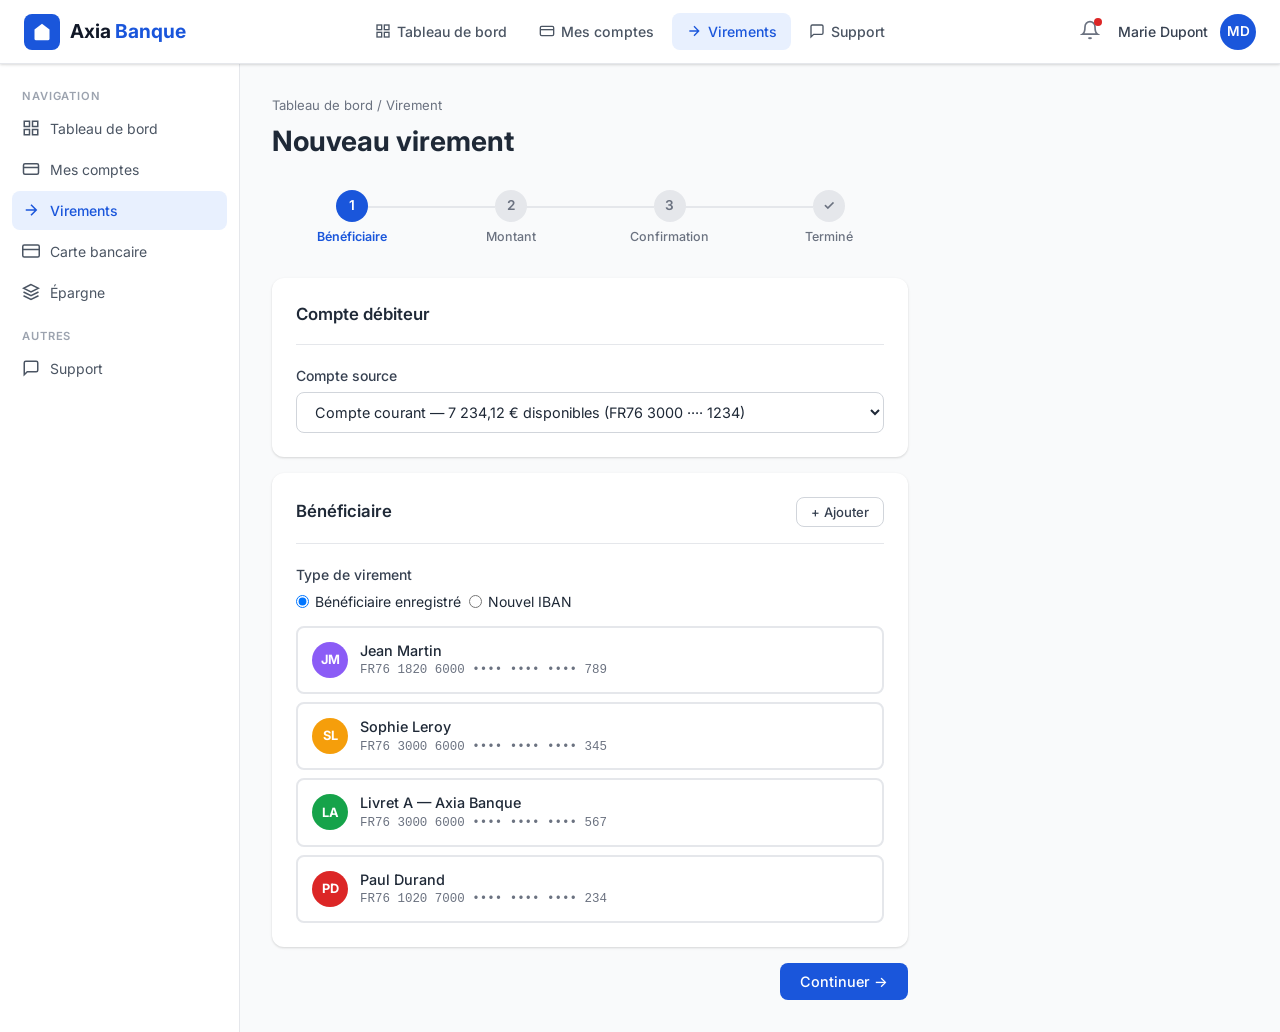
<file: us/uc-banque/virement.html>
<!DOCTYPE html>
<html lang="fr">
<head>
  <meta charset="UTF-8">
  <meta name="viewport" content="width=device-width, initial-scale=1.0">
  <title>Axia Banque — Virement</title>
  <link href="https://fonts.googleapis.com/css2?family=Inter:wght@400;500;600;700;800&display=swap" rel="stylesheet">
  <link rel="stylesheet" href="style.css">
  <style>
    .bene-list { display:flex; flex-direction:column; gap:8px; margin-top:4px; }
    .bene-item {
      display:flex; align-items:center; gap:12px;
      padding:12px 14px; border-radius:var(--radius-sm);
      border:2px solid var(--gray-200); cursor:pointer; transition:all .15s;
    }
    .bene-item:hover { border-color:var(--primary); }
    .bene-item.selected { border-color:var(--primary); background:var(--primary-light); }
    .bene-avatar {
      width:36px; height:36px; border-radius:50%;
      display:flex; align-items:center; justify-content:center;
      font-size:.8rem; font-weight:700; color:white; flex-shrink:0;
    }
    .bene-name { font-weight:500; font-size:.9rem; }
    .bene-iban { font-size:.78rem; color:var(--gray-500); font-family:monospace; }
    .bene-check { margin-left:auto; color:var(--primary); display:none; }
    .bene-item.selected .bene-check { display:block; }
    .amount-input { font-size:2rem; font-weight:700; text-align:center; border:none; outline:none; width:100%; color:var(--gray-900); font-family:var(--font); }
    .amount-input::placeholder { color:var(--gray-300); }
    .amount-currency { font-size:1.5rem; font-weight:700; color:var(--gray-400); }
    .amount-box {
      display:flex; align-items:center; justify-content:center; gap:8px;
      padding:20px; border:2px solid var(--gray-200); border-radius:var(--radius);
      margin-bottom:12px; transition:border-color .15s;
    }
    .amount-box:focus-within { border-color:var(--primary); }
    .preset-amounts { display:flex; gap:8px; flex-wrap:wrap; }
    .preset-btn {
      padding:6px 16px; border-radius:999px; font-size:.82rem; font-weight:500;
      border:1px solid var(--gray-300); background:var(--white); cursor:pointer; color:var(--gray-600);
      transition:all .15s;
    }
    .preset-btn:hover { background:var(--primary); color:white; border-color:var(--primary); }
    .recap-row { display:flex; justify-content:space-between; padding:10px 0; border-bottom:1px solid var(--gray-100); font-size:.9rem; }
    .recap-row:last-child { border-bottom:none; font-weight:700; font-size:1rem; }
    .step-content { display:none; }
    .step-content.active { display:block; }
    .success-animation {
      text-align:center; padding:40px 20px;
    }
    .success-circle {
      width:80px; height:80px; background:#dcfce7; border-radius:50%;
      display:flex; align-items:center; justify-content:center; margin:0 auto 20px;
      font-size:2rem;
    }
  </style>
  <script src="cobrowsing.js"></script>
</head>
<body>

  <!-- TOPBAR -->
  <nav class="topbar">
    <a href="dashboard.html" class="topbar-brand">
      <div class="logo">
        <svg viewBox="0 0 24 24" width="20" height="20"><path d="M3 9l9-7 9 7v11a2 2 0 01-2 2H5a2 2 0 01-2-2z"/></svg>
      </div>
      <span class="brand-name">Axia <span>Banque</span></span>
    </a>
    <div class="topbar-nav">
      <a href="dashboard.html" class="nav-link">
        <svg width="16" height="16" fill="none" viewBox="0 0 24 24" stroke="currentColor" stroke-width="2"><rect x="3" y="3" width="7" height="7"/><rect x="14" y="3" width="7" height="7"/><rect x="14" y="14" width="7" height="7"/><rect x="3" y="14" width="7" height="7"/></svg>
        Tableau de bord
      </a>
      <a href="compte.html" class="nav-link">
        <svg width="16" height="16" fill="none" viewBox="0 0 24 24" stroke="currentColor" stroke-width="2"><rect x="2" y="5" width="20" height="14" rx="2"/><path d="M2 10h20"/></svg>
        Mes comptes
      </a>
      <a href="virement.html" class="nav-link active">
        <svg width="16" height="16" fill="none" viewBox="0 0 24 24" stroke="currentColor" stroke-width="2"><path d="M5 12h14M12 5l7 7-7 7"/></svg>
        Virements
      </a>
      <a href="support.html" class="nav-link">
        <svg width="16" height="16" fill="none" viewBox="0 0 24 24" stroke="currentColor" stroke-width="2"><path d="M21 15a2 2 0 01-2 2H7l-4 4V5a2 2 0 012-2h14a2 2 0 012 2z"/></svg>
        Support
      </a>
    </div>
    <div class="topbar-right">
      <button class="notif-btn">
        <svg width="20" height="20" fill="none" viewBox="0 0 24 24" stroke="currentColor" stroke-width="2"><path d="M18 8A6 6 0 006 8c0 7-3 9-3 9h18s-3-2-3-9M13.73 21a2 2 0 01-3.46 0"/></svg>
        <span class="notif-dot"></span>
      </button>
      <span class="topbar-user">Marie Dupont</span>
      <div class="avatar" onclick="window.location.href='index.html'">MD</div>
    </div>
  </nav>

  <div class="app-layout">
    <aside class="sidebar">
      <div class="sidebar-section">
        <div class="sidebar-label">Navigation</div>
        <a href="dashboard.html" class="sidebar-link">
          <svg fill="none" viewBox="0 0 24 24" stroke="currentColor" stroke-width="2"><rect x="3" y="3" width="7" height="7"/><rect x="14" y="3" width="7" height="7"/><rect x="14" y="14" width="7" height="7"/><rect x="3" y="14" width="7" height="7"/></svg>
          Tableau de bord
        </a>
        <a href="compte.html" class="sidebar-link">
          <svg fill="none" viewBox="0 0 24 24" stroke="currentColor" stroke-width="2"><rect x="2" y="5" width="20" height="14" rx="2"/><path d="M2 10h20"/></svg>
          Mes comptes
        </a>
        <a href="virement.html" class="sidebar-link active">
          <svg fill="none" viewBox="0 0 24 24" stroke="currentColor" stroke-width="2"><path d="M5 12h14M12 5l7 7-7 7"/></svg>
          Virements
        </a>
        <a href="#" class="sidebar-link">
          <svg fill="none" viewBox="0 0 24 24" stroke="currentColor" stroke-width="2"><rect x="1" y="4" width="22" height="16" rx="2"/><path d="M1 10h22"/></svg>
          Carte bancaire
        </a>
        <a href="#" class="sidebar-link">
          <svg fill="none" viewBox="0 0 24 24" stroke="currentColor" stroke-width="2"><path d="M12 2L2 7l10 5 10-5-10-5zM2 17l10 5 10-5M2 12l10 5 10-5"/></svg>
          Épargne
        </a>
      </div>
      <div class="sidebar-section" style="margin-top:8px;">
        <div class="sidebar-label">Autres</div>
        <a href="support.html" class="sidebar-link">
          <svg fill="none" viewBox="0 0 24 24" stroke="currentColor" stroke-width="2"><path d="M21 15a2 2 0 01-2 2H7l-4 4V5a2 2 0 012-2h14a2 2 0 012 2z"/></svg>
          Support
        </a>
      </div>
    </aside>

    <main class="main-content" style="max-width:700px;">
      <div class="page-header">
        <div class="breadcrumb"><a href="dashboard.html">Tableau de bord</a> / Virement</div>
        <h1 style="margin-top:4px;">Nouveau virement</h1>
      </div>

      <!-- Stepper -->
      <div class="stepper" id="stepper">
        <div class="step active" id="step-indicator-1">
          <div class="step-circle">1</div>
          <div class="step-label">Bénéficiaire</div>
        </div>
        <div class="step" id="step-indicator-2">
          <div class="step-circle">2</div>
          <div class="step-label">Montant</div>
        </div>
        <div class="step" id="step-indicator-3">
          <div class="step-circle">3</div>
          <div class="step-label">Confirmation</div>
        </div>
        <div class="step" id="step-indicator-4">
          <div class="step-circle">✓</div>
          <div class="step-label">Terminé</div>
        </div>
      </div>

      <!-- STEP 1: Bénéficiaire -->
      <div class="step-content active" id="step-1">
        <div class="card">
          <div class="card-header"><span class="card-title">Compte débiteur</span></div>
          <div class="form-group">
            <label class="form-label">Compte source</label>
            <select class="form-select">
              <option class="no-upscope">Compte courant — 7 234,12 € disponibles (FR76 3000 ···· 1234)</option>
              <option class="no-upscope">Livret A — 9 500,00 € (FR76 3000 ···· 5678)</option>
            </select>
          </div>
        </div>

        <div class="card" style="margin-top:16px;">
          <div class="card-header">
            <span class="card-title">Bénéficiaire</span>
            <button class="btn btn-sm btn-secondary" onclick="showAddBene()">+ Ajouter</button>
          </div>

          <div class="form-group" style="margin-bottom:14px;">
            <label class="form-label">Type de virement</label>
            <div style="display:flex;gap:8px;">
              <label style="display:flex;align-items:center;gap:6px;cursor:pointer;font-size:.875rem;">
                <input type="radio" name="vtype" value="bene" checked onchange="toggleVType()"> Bénéficiaire enregistré
              </label>
              <label style="display:flex;align-items:center;gap:6px;cursor:pointer;font-size:.875rem;">
                <input type="radio" name="vtype" value="iban" onchange="toggleVType()"> Nouvel IBAN
              </label>
            </div>
          </div>

          <div id="bene-panel">
            <div class="bene-list">
              <div class="bene-item" onclick="selectBene(this, 'Jean Martin', 'FR76 1820 6000 1200 0012 3456 789')">
                <div class="bene-avatar" style="background:#8b5cf6">JM</div>
                <div>
                  <div class="bene-name">Jean Martin</div>
                  <div class="bene-iban">FR76 1820 6000 •••• •••• •••• 789</div>
                </div>
                <svg class="bene-check" width="20" height="20" fill="none" viewBox="0 0 24 24" stroke="currentColor" stroke-width="3"><polyline points="20 6 9 17 4 12"/></svg>
              </div>
              <div class="bene-item" onclick="selectBene(this, 'Sophie Leroy', 'FR76 3000 6000 0134 5678 9012 345')">
                <div class="bene-avatar" style="background:#f59e0b">SL</div>
                <div>
                  <div class="bene-name">Sophie Leroy</div>
                  <div class="bene-iban">FR76 3000 6000 •••• •••• •••• 345</div>
                </div>
                <svg class="bene-check" width="20" height="20" fill="none" viewBox="0 0 24 24" stroke="currentColor" stroke-width="3"><polyline points="20 6 9 17 4 12"/></svg>
              </div>
              <div class="bene-item" onclick="selectBene(this, 'Livret A — Axia', 'FR76 3000 6000 0156 7890 1234 567')">
                <div class="bene-avatar" style="background:#16a34a">LA</div>
                <div>
                  <div class="bene-name">Livret A — Axia Banque</div>
                  <div class="bene-iban">FR76 3000 6000 •••• •••• •••• 567</div>
                </div>
                <svg class="bene-check" width="20" height="20" fill="none" viewBox="0 0 24 24" stroke="currentColor" stroke-width="3"><polyline points="20 6 9 17 4 12"/></svg>
              </div>
              <div class="bene-item" onclick="selectBene(this, 'Paul Durand', 'FR76 1020 7000 0123 4567 8901 234')">
                <div class="bene-avatar" style="background:#dc2626">PD</div>
                <div>
                  <div class="bene-name">Paul Durand</div>
                  <div class="bene-iban">FR76 1020 7000 •••• •••• •••• 234</div>
                </div>
                <svg class="bene-check" width="20" height="20" fill="none" viewBox="0 0 24 24" stroke="currentColor" stroke-width="3"><polyline points="20 6 9 17 4 12"/></svg>
              </div>
            </div>
          </div>

          <div id="iban-panel" style="display:none;">
            <div style="display:flex;flex-direction:column;gap:14px;">
              <div class="form-group">
                <label class="form-label">Nom du bénéficiaire <span class="required">*</span></label>
                <input class="form-input" type="text" placeholder="Prénom Nom ou Raison sociale" id="newBeneName">
              </div>
              <div class="form-group">
                <label class="form-label">IBAN <span class="required">*</span></label>
                <input class="form-input no-upscope" type="text" placeholder="FR76 XXXX XXXX XXXX XXXX XXXX XXX" id="newBeneIban"
                  oninput="formatIban(this)">
                <span class="form-hint">Format : 27 caractères (FR + 25 chiffres)</span>
              </div>
              <div class="form-group">
                <label class="form-label">BIC / SWIFT</label>
                <input class="form-input no-upscope" type="text" placeholder="BNPAFRPPXXX">
              </div>
            </div>
          </div>
        </div>

        <div style="display:flex;justify-content:flex-end;margin-top:16px;">
          <button class="btn btn-primary" onclick="goStep(2)">
            Continuer →
          </button>
        </div>
      </div>

      <!-- STEP 2: Montant -->
      <div class="step-content" id="step-2">
        <div class="card">
          <div class="card-header"><span class="card-title">Bénéficiaire sélectionné</span></div>
          <div style="display:flex;align-items:center;gap:12px;">
            <div class="bene-avatar" id="recap-avatar" style="background:#8b5cf6;width:44px;height:44px;font-size:1rem;">JM</div>
            <div>
              <div style="font-weight:600;" id="recap-name">Jean Martin</div>
              <div style="font-size:.82rem;color:var(--gray-500);font-family:monospace;" id="recap-iban">FR76 1820 ···</div>
            </div>
          </div>
        </div>

        <div class="card" style="margin-top:16px;">
          <div class="card-header"><span class="card-title">Montant et libellé</span></div>

          <div class="amount-box">
            <input class="amount-input" type="number" min="0.01" max="10000" step="0.01"
              placeholder="0,00" id="amount" oninput="updateAmount()">
            <span class="amount-currency">€</span>
          </div>

          <div class="preset-amounts" style="justify-content:center;margin-bottom:16px;">
            <button class="preset-btn no-upscope" onclick="setAmount(50)">50 €</button>
            <button class="preset-btn no-upscope" onclick="setAmount(100)">100 €</button>
            <button class="preset-btn no-upscope" onclick="setAmount(200)">200 €</button>
            <button class="preset-btn" onclick="setAmount(500)">500 €</button>
            <button class="preset-btn" onclick="setAmount(1000)">1 000 €</button>
          </div>

          <div style="display:flex;flex-direction:column;gap:14px;">
            <div class="form-group">
              <label class="form-label">Libellé (motif du virement)</label>
              <input class="form-input" type="text" placeholder="Ex: Remboursement dîner, Loyer…" id="libelle" maxlength="60">
              <span class="form-hint">60 caractères max</span>
            </div>
            <div class="form-group">
              <label class="form-label">Date d'exécution</label>
              <input class="form-input" type="date" id="execDate" value="2026-03-04">
            </div>
            <div class="form-group">
              <label class="form-label">Récurrence</label>
              <select class="form-select" id="recurrence">
                <option value="once">Virement unique</option>
                <option value="weekly">Hebdomadaire</option>
                <option value="monthly">Mensuel</option>
                <option value="quarterly">Trimestriel</option>
              </select>
            </div>
          </div>
        </div>

        <div class="alert alert-warning" id="amount-warning" style="display:none;margin-top:12px;">
          <svg width="16" height="16" fill="none" viewBox="0 0 24 24" stroke="currentColor" stroke-width="2" style="flex-shrink:0">
            <path d="M10.29 3.86L1.82 18a2 2 0 001.71 3h16.94a2 2 0 001.71-3L13.71 3.86a2 2 0 00-3.42 0zM12 9v4m0 4h.01"/>
          </svg>
          Le montant dépasse votre solde disponible (7 234,12 €).
        </div>

        <div style="display:flex;justify-content:space-between;margin-top:16px;">
          <button class="btn btn-secondary" onclick="goStep(1)">← Retour</button>
          <button class="btn btn-primary" onclick="goStep(3)">Vérifier →</button>
        </div>
      </div>

      <!-- STEP 3: Confirmation -->
      <div class="step-content" id="step-3">
        <div class="card">
          <div class="card-header"><span class="card-title">Récapitulatif du virement</span></div>
          <div>
            <div class="recap-row"><span style="color:var(--gray-500)">De</span><span>Compte courant — FR76 3000 ···· 1234</span></div>
            <div class="recap-row"><span style="color:var(--gray-500)">Vers</span><span id="recap-to">Jean Martin</span></div>
            <div class="recap-row"><span style="color:var(--gray-500)">IBAN destinataire</span><span id="recap-iban-full" style="font-family:monospace;font-size:.85rem">FR76 1820 ···· ···· ···· ···· 789</span></div>
            <div class="recap-row"><span style="color:var(--gray-500)">Libellé</span><span id="recap-libelle">—</span></div>
            <div class="recap-row"><span style="color:var(--gray-500)">Date d'exécution</span><span id="recap-date">4 mars 2026</span></div>
            <div class="recap-row"><span style="color:var(--gray-500)">Récurrence</span><span id="recap-rec">Virement unique</span></div>
            <div class="recap-row" style="padding-top:14px;border-top:2px solid var(--gray-200);border-bottom:none;">
              <span>Montant total</span>
              <span style="font-size:1.3rem;color:var(--primary);" id="recap-amount">0,00 €</span>
            </div>
          </div>
        </div>

        <div class="card" style="margin-top:16px;">
          <div class="card-header"><span class="card-title">Validation sécurisée</span></div>
          <div class="alert alert-info">
            <svg width="16" height="16" fill="none" viewBox="0 0 24 24" stroke="currentColor" stroke-width="2" style="flex-shrink:0;margin-top:1px">
              <rect x="3" y="11" width="18" height="11" rx="2" ry="2"/><path d="M7 11V7a5 5 0 0110 0v4"/>
            </svg>
            Un code de validation a été envoyé par SMS au <strong>06 •••• ••72</strong>.
          </div>
          <div class="form-group">
            <label class="form-label">Code SMS <span class="required">*</span></label>
            <input class="form-input" type="text" inputmode="numeric" placeholder="000000"
              maxlength="6" style="letter-spacing:.2em;font-size:1.2rem;font-weight:600;text-align:center;"
              id="smsCode">
            <div style="display:flex;justify-content:space-between;margin-top:4px;">
              <span class="form-hint">Code à 6 chiffres valable 5 minutes.</span>
              <a href="#" style="font-size:.8rem;" onclick="event.preventDefault();alert('Nouveau code envoyé ! (simulation)')">Renvoyer le code</a>
            </div>
          </div>
        </div>

        <div style="display:flex;justify-content:space-between;margin-top:16px;">
          <button class="btn btn-secondary" onclick="goStep(2)">← Modifier</button>
          <button class="btn btn-success" onclick="executeTransfer()">
            <svg width="16" height="16" fill="none" viewBox="0 0 24 24" stroke="currentColor" stroke-width="2">
              <polyline points="20 6 9 17 4 12"/>
            </svg>
            Valider le virement
          </button>
        </div>
      </div>

      <!-- STEP 4: Success -->
      <div class="step-content" id="step-4">
        <div class="card">
          <div class="success-animation">
            <div class="success-circle">✓</div>
            <h2 style="color:var(--secondary);margin-bottom:8px;">Virement effectué !</h2>
            <p style="color:var(--gray-500);margin-bottom:8px;">Votre virement de <strong id="success-amount">0,00 €</strong> vers <strong id="success-name">—</strong> a bien été enregistré.</p>
            <p style="font-size:.85rem;color:var(--gray-400);margin-bottom:28px;">Il sera traité le <span id="success-date">—</span>. Vous recevrez une confirmation par e-mail.</p>
            <div style="display:flex;gap:12px;justify-content:center;flex-wrap:wrap;">
              <button class="btn btn-secondary" onclick="newTransfer()">Nouveau virement</button>
              <a href="compte.html" class="btn btn-primary">Voir mes comptes</a>
              <a href="dashboard.html" class="btn btn-secondary">Tableau de bord</a>
            </div>
          </div>
        </div>
      </div>
    </main>
  </div>

  <!-- Add beneficiary modal -->
  <div class="modal-overlay" id="addBeneModal">
    <div class="modal">
      <div class="modal-header">
        <h3>Ajouter un bénéficiaire</h3>
        <button class="modal-close" onclick="document.getElementById('addBeneModal').classList.remove('open')">&times;</button>
      </div>
      <div style="display:flex;flex-direction:column;gap:14px;">
        <div class="form-group">
          <label class="form-label">Nom <span class="required">*</span></label>
          <input class="form-input" type="text" placeholder="Prénom Nom">
        </div>
        <div class="form-group">
          <label class="form-label">IBAN <span class="required">*</span></label>
          <input class="form-input no-upscope" type="text" placeholder="FR76 XXXX…">
        </div>
        <div class="form-group">
          <label class="form-label">BIC</label>
          <input class="form-input no-upscope" type="text" placeholder="BNPAFRPPXXX">
        </div>
      </div>
      <div class="modal-actions">
        <button class="btn btn-secondary" onclick="document.getElementById('addBeneModal').classList.remove('open')">Annuler</button>
        <button class="btn btn-primary" onclick="document.getElementById('addBeneModal').classList.remove('open');alert('Bénéficiaire ajouté ! (simulation)')">Enregistrer</button>
      </div>
    </div>
  </div>

  <script>
    let selectedBene = { name: '', iban: '', initials: 'JM', color: '#8b5cf6' };
    let currentStep = 1;

    function goStep(n) {
      if (n === 2) {
        const vtype = document.querySelector('input[name=vtype]:checked').value;
        if (vtype === 'bene' && !selectedBene.name) { alert('Veuillez sélectionner un bénéficiaire.'); return; }
        if (vtype === 'iban') {
          const name = document.getElementById('newBeneName').value.trim();
          const iban = document.getElementById('newBeneIban').value.trim();
          if (!name || !iban) { alert('Veuillez renseigner le nom et l\'IBAN.'); return; }
          selectedBene = { name, iban, initials: name.split(' ').map(w=>w[0]).join('').toUpperCase().slice(0,2), color: '#1a56db' };
        }
        document.getElementById('recap-name').textContent = selectedBene.name;
        document.getElementById('recap-iban').textContent = selectedBene.iban.replace(/\s/g,'').replace(/(.{4})/g,'$1 ').trim();
        document.getElementById('recap-avatar').textContent = selectedBene.initials;
        document.getElementById('recap-avatar').style.background = selectedBene.color;
      }
      if (n === 3) {
        const amt = parseFloat(document.getElementById('amount').value);
        if (!amt || amt <= 0) { alert('Veuillez entrer un montant valide.'); return; }
        if (amt > 7234.12) {
          document.getElementById('amount-warning').style.display = 'flex';
          return;
        }
        // Fill recap
        const libelle = document.getElementById('libelle').value || '—';
        const dateVal = document.getElementById('execDate').value;
        const dateFormatted = new Date(dateVal).toLocaleDateString('fr-FR', { day:'numeric', month:'long', year:'numeric' });
        const recMap = { once:'Virement unique', weekly:'Hebdomadaire', monthly:'Mensuel', quarterly:'Trimestriel' };
        const rec = recMap[document.getElementById('recurrence').value];
        document.getElementById('recap-to').textContent = selectedBene.name;
        document.getElementById('recap-iban-full').textContent = selectedBene.iban;
        document.getElementById('recap-libelle').textContent = libelle;
        document.getElementById('recap-date').textContent = dateFormatted;
        document.getElementById('recap-rec').textContent = rec;
        document.getElementById('recap-amount').textContent = amt.toFixed(2).replace('.', ',') + ' €';
      }
      setStep(n);
    }

    function setStep(n) {
      currentStep = n;
      for (let i = 1; i <= 4; i++) {
        document.getElementById('step-' + i).classList.toggle('active', i === n);
        const ind = document.getElementById('step-indicator-' + i);
        if (ind) {
          ind.classList.toggle('active', i === n);
          ind.classList.toggle('done', i < n);
        }
      }
    }

    function selectBene(el, name, iban) {
      document.querySelectorAll('.bene-item').forEach(i => i.classList.remove('selected'));
      el.classList.add('selected');
      const initials = el.querySelector('.bene-avatar').textContent;
      const color = el.querySelector('.bene-avatar').style.background;
      selectedBene = { name, iban, initials, color };
    }

    function toggleVType() {
      const v = document.querySelector('input[name=vtype]:checked').value;
      document.getElementById('bene-panel').style.display = v === 'bene' ? 'block' : 'none';
      document.getElementById('iban-panel').style.display = v === 'iban' ? 'block' : 'none';
    }

    function setAmount(val) {
      document.getElementById('amount').value = val;
      updateAmount();
    }

    function updateAmount() {
      const amt = parseFloat(document.getElementById('amount').value);
      document.getElementById('amount-warning').style.display = (amt > 7234.12) ? 'flex' : 'none';
    }

    function formatIban(input) {
      let val = input.value.replace(/\s/g, '').toUpperCase();
      input.value = val.replace(/(.{4})/g, '$1 ').trim();
    }

    function executeTransfer() {
      const code = document.getElementById('smsCode').value;
      if (code.length < 4) { alert('Veuillez entrer le code SMS reçu.'); return; }
      const btn = document.querySelector('#step-3 .btn-success');
      btn.disabled = true; btn.textContent = 'Traitement…';
      setTimeout(() => {
        const amt = parseFloat(document.getElementById('amount').value).toFixed(2).replace('.', ',');
        const dateVal = document.getElementById('execDate').value;
        const dateFormatted = new Date(dateVal).toLocaleDateString('fr-FR', { day:'numeric', month:'long', year:'numeric' });
        document.getElementById('success-amount').textContent = amt + ' €';
        document.getElementById('success-name').textContent = selectedBene.name;
        document.getElementById('success-date').textContent = dateFormatted;
        setStep(4);
      }, 1500);
    }

    function newTransfer() {
      selectedBene = { name: '', iban: '', initials: 'JM', color: '#8b5cf6' };
      document.getElementById('amount').value = '';
      document.getElementById('libelle').value = '';
      document.getElementById('smsCode').value = '';
      document.querySelectorAll('.bene-item').forEach(i => i.classList.remove('selected'));
      setStep(1);
    }

    function showAddBene() {
      document.getElementById('addBeneModal').classList.add('open');
    }

    document.getElementById('addBeneModal').addEventListener('click', function(e) {
      if (e.target === this) this.classList.remove('open');
    });
  </script>
</body>
</html>
</file>
<file: or/uc-banque/style.css>
/* ===== RESET & BASE ===== */
*, *::before, *::after { box-sizing: border-box; margin: 0; padding: 0; }

:root {
  --primary: #1a56db;
  --primary-dark: #1341a8;
  --primary-light: #e8f0fe;
  --secondary: #16a34a;
  --danger: #dc2626;
  --warning: #d97706;
  --gray-50: #f9fafb;
  --gray-100: #f3f4f6;
  --gray-200: #e5e7eb;
  --gray-300: #d1d5db;
  --gray-400: #9ca3af;
  --gray-500: #6b7280;
  --gray-600: #4b5563;
  --gray-700: #374151;
  --gray-800: #1f2937;
  --gray-900: #111827;
  --white: #ffffff;
  --radius: 12px;
  --radius-sm: 8px;
  --shadow: 0 1px 3px rgba(0,0,0,.10), 0 1px 2px rgba(0,0,0,.06);
  --shadow-md: 0 4px 6px -1px rgba(0,0,0,.10), 0 2px 4px -1px rgba(0,0,0,.06);
  --shadow-lg: 0 10px 15px -3px rgba(0,0,0,.10), 0 4px 6px -2px rgba(0,0,0,.05);
  --font: 'Inter', system-ui, -apple-system, sans-serif;
}

html { font-size: 16px; scroll-behavior: smooth; }
body { font-family: var(--font); background: var(--gray-50); color: var(--gray-800); line-height: 1.5; min-height: 100vh; }

a { color: var(--primary); text-decoration: none; }
a:hover { text-decoration: underline; }

/* ===== TYPOGRAPHY ===== */
h1 { font-size: 1.75rem; font-weight: 700; }
h2 { font-size: 1.375rem; font-weight: 700; }
h3 { font-size: 1.125rem; font-weight: 600; }
h4 { font-size: 1rem; font-weight: 600; }

/* ===== BUTTONS ===== */
.btn {
  display: inline-flex; align-items: center; gap: 8px;
  padding: 10px 20px; border-radius: var(--radius-sm);
  font-size: .9rem; font-weight: 500; cursor: pointer;
  border: none; transition: all .15s ease; font-family: var(--font);
  white-space: nowrap;
}
.btn-primary { background: var(--primary); color: var(--white); }
.btn-primary:hover { background: var(--primary-dark); }
.btn-secondary { background: var(--white); color: var(--gray-700); border: 1px solid var(--gray-300); }
.btn-secondary:hover { background: var(--gray-50); }
.btn-danger { background: var(--danger); color: var(--white); }
.btn-danger:hover { background: #b91c1c; }
.btn-success { background: var(--secondary); color: var(--white); }
.btn-success:hover { background: #15803d; }
.btn-lg { padding: 13px 28px; font-size: 1rem; }
.btn-sm { padding: 6px 14px; font-size: .82rem; }
.btn-full { width: 100%; justify-content: center; }
.btn:disabled { opacity: .5; cursor: not-allowed; }

/* ===== FORM ELEMENTS ===== */
.form-group { display: flex; flex-direction: column; gap: 6px; }
.form-label { font-size: .875rem; font-weight: 500; color: var(--gray-700); }
.form-label .required { color: var(--danger); margin-left: 2px; }
.form-input, .form-select, .form-textarea {
  width: 100%; padding: 10px 14px;
  border: 1px solid var(--gray-300); border-radius: var(--radius-sm);
  font-size: .9rem; font-family: var(--font); color: var(--gray-800);
  background: var(--white); transition: border-color .15s, box-shadow .15s;
  outline: none;
}
.form-input:focus, .form-select:focus, .form-textarea:focus {
  border-color: var(--primary); box-shadow: 0 0 0 3px rgba(26,86,219,.15);
}
.form-input::placeholder { color: var(--gray-400); }
.form-hint { font-size: .8rem; color: var(--gray-500); }
.form-error { font-size: .8rem; color: var(--danger); display: none; }
.form-group.has-error .form-input { border-color: var(--danger); }
.form-group.has-error .form-error { display: block; }
.form-textarea { resize: vertical; min-height: 100px; }

/* ===== CARD ===== */
.card {
  background: var(--white); border-radius: var(--radius);
  box-shadow: var(--shadow); padding: 24px;
}
.card-header {
  display: flex; align-items: center; justify-content: space-between;
  margin-bottom: 20px; padding-bottom: 16px;
  border-bottom: 1px solid var(--gray-200);
}
.card-title { font-size: 1.05rem; font-weight: 600; color: var(--gray-800); }

/* ===== BADGE ===== */
.badge {
  display: inline-flex; align-items: center; gap: 4px;
  padding: 3px 10px; border-radius: 999px;
  font-size: .75rem; font-weight: 500;
}
.badge-green { background: #dcfce7; color: #166534; }
.badge-red { background: #fee2e2; color: #991b1b; }
.badge-blue { background: #dbeafe; color: #1e40af; }
.badge-gray { background: var(--gray-100); color: var(--gray-600); }
.badge-yellow { background: #fef9c3; color: #854d0e; }

/* ===== TOPBAR / NAV ===== */
.topbar {
  background: var(--white); border-bottom: 1px solid var(--gray-200);
  padding: 0 24px; height: 64px;
  display: flex; align-items: center; justify-content: space-between;
  position: sticky; top: 0; z-index: 100; box-shadow: var(--shadow);
}
.topbar-brand {
  display: flex; align-items: center; gap: 10px; text-decoration: none;
}
.topbar-brand .logo {
  width: 36px; height: 36px; background: var(--primary);
  border-radius: 8px; display: flex; align-items: center; justify-content: center;
}
.topbar-brand .logo svg { width: 20px; height: 20px; fill: white; }
.topbar-brand .brand-name { font-size: 1.2rem; font-weight: 700; color: var(--gray-900); }
.topbar-brand .brand-name span { color: var(--primary); }

.topbar-nav { display: flex; align-items: center; gap: 4px; }
.nav-link {
  padding: 8px 14px; border-radius: var(--radius-sm);
  font-size: .88rem; font-weight: 500; color: var(--gray-600);
  text-decoration: none; transition: all .15s;
  display: flex; align-items: center; gap: 6px;
}
.nav-link:hover { background: var(--gray-100); color: var(--gray-900); text-decoration: none; }
.nav-link.active { background: var(--primary-light); color: var(--primary); }

.topbar-right { display: flex; align-items: center; gap: 12px; }
.avatar {
  width: 36px; height: 36px; border-radius: 50%;
  background: var(--primary); color: white;
  display: flex; align-items: center; justify-content: center;
  font-size: .85rem; font-weight: 600; cursor: pointer;
}
.topbar-user { font-size: .875rem; font-weight: 500; color: var(--gray-700); }

/* ===== SIDEBAR LAYOUT ===== */
.app-layout { display: flex; min-height: calc(100vh - 64px); }
.sidebar {
  width: 240px; background: var(--white);
  border-right: 1px solid var(--gray-200);
  padding: 16px 12px; flex-shrink: 0;
}
.sidebar-section { margin-bottom: 8px; }
.sidebar-label {
  font-size: .7rem; font-weight: 600; text-transform: uppercase;
  letter-spacing: .08em; color: var(--gray-400); padding: 8px 10px 4px;
}
.sidebar-link {
  display: flex; align-items: center; gap: 10px;
  padding: 9px 10px; border-radius: var(--radius-sm);
  font-size: .875rem; color: var(--gray-600); text-decoration: none;
  transition: all .15s; margin-bottom: 2px;
}
.sidebar-link:hover { background: var(--gray-100); color: var(--gray-900); text-decoration: none; }
.sidebar-link.active { background: var(--primary-light); color: var(--primary); font-weight: 500; }
.sidebar-link svg { width: 18px; height: 18px; flex-shrink: 0; }
.sidebar-link .badge { margin-left: auto; }

.main-content { flex: 1; padding: 32px; max-width: 1100px; }

/* ===== PAGE HEADER ===== */
.page-header { margin-bottom: 28px; }
.page-header .breadcrumb { font-size: .82rem; color: var(--gray-500); margin-bottom: 4px; }
.page-header .breadcrumb a { color: var(--gray-500); }
.page-header .breadcrumb a:hover { color: var(--primary); }

/* ===== STATS GRID ===== */
.stats-grid { display: grid; grid-template-columns: repeat(auto-fit, minmax(200px, 1fr)); gap: 16px; margin-bottom: 24px; }
.stat-card {
  background: var(--white); border-radius: var(--radius);
  padding: 20px 24px; box-shadow: var(--shadow);
  display: flex; flex-direction: column; gap: 8px;
}
.stat-card.primary { background: var(--primary); }
.stat-card.primary .stat-label, .stat-card.primary .stat-value, .stat-card.primary .stat-change { color: rgba(255,255,255,.85); }
.stat-card.primary .stat-value { color: white; }
.stat-label { font-size: .8rem; font-weight: 500; color: var(--gray-500); text-transform: uppercase; letter-spacing: .04em; }
.stat-value { font-size: 1.6rem; font-weight: 700; color: var(--gray-900); }
.stat-change { font-size: .8rem; display: flex; align-items: center; gap: 4px; }
.stat-change.up { color: var(--secondary); }
.stat-change.down { color: var(--danger); }
.stat-icon { margin-left: auto; opacity: .2; }

/* ===== ACCOUNT CARDS ===== */
.accounts-grid { display: grid; grid-template-columns: repeat(auto-fit, minmax(280px, 1fr)); gap: 16px; margin-bottom: 24px; }
.account-card {
  border-radius: var(--radius); padding: 24px; position: relative; overflow: hidden;
  cursor: pointer; transition: transform .15s, box-shadow .15s; text-decoration: none;
  display: block;
}
.account-card:hover { transform: translateY(-2px); box-shadow: var(--shadow-lg); text-decoration: none; }
.account-card.blue { background: linear-gradient(135deg, #1a56db, #3b82f6); color: white; }
.account-card.green { background: linear-gradient(135deg, #166534, #16a34a); color: white; }
.account-card.purple { background: linear-gradient(135deg, #6d28d9, #8b5cf6); color: white; }
.account-card .account-type { font-size: .78rem; font-weight: 600; opacity: .8; text-transform: uppercase; letter-spacing: .06em; margin-bottom: 12px; }
.account-card .account-number { font-size: .82rem; opacity: .7; margin-bottom: 20px; font-family: monospace; }
.account-card .account-balance { font-size: 2rem; font-weight: 700; margin-bottom: 4px; }
.account-card .account-currency { font-size: .85rem; opacity: .75; }
.account-card .account-chip {
  position: absolute; right: 20px; bottom: 20px;
  width: 40px; height: 30px; background: rgba(255,255,255,.2);
  border-radius: 4px;
}

/* ===== TRANSACTION TABLE ===== */
.table-wrapper { overflow-x: auto; }
table { width: 100%; border-collapse: collapse; }
thead th {
  padding: 10px 16px; text-align: left;
  font-size: .78rem; font-weight: 600; color: var(--gray-500);
  text-transform: uppercase; letter-spacing: .05em;
  background: var(--gray-50); border-bottom: 1px solid var(--gray-200);
}
tbody td { padding: 13px 16px; border-bottom: 1px solid var(--gray-100); font-size: .9rem; vertical-align: middle; }
tbody tr:last-child td { border-bottom: none; }
tbody tr:hover { background: var(--gray-50); }
.tx-icon {
  width: 36px; height: 36px; border-radius: 50%;
  display: flex; align-items: center; justify-content: center;
  flex-shrink: 0;
}
.tx-icon.income { background: #dcfce7; color: #16a34a; }
.tx-icon.expense { background: #fee2e2; color: #dc2626; }
.tx-icon.transfer { background: #dbeafe; color: #1a56db; }
.tx-merchant { font-weight: 500; color: var(--gray-800); }
.tx-category { font-size: .78rem; color: var(--gray-500); }
.tx-amount.positive { color: var(--secondary); font-weight: 600; }
.tx-amount.negative { color: var(--danger); font-weight: 600; }

/* ===== STEPPER ===== */
.stepper { display: flex; align-items: center; margin-bottom: 32px; }
.step {
  display: flex; flex-direction: column; align-items: center; gap: 6px;
  flex: 1; position: relative;
}
.step:not(:last-child)::after {
  content: ''; position: absolute; top: 16px; left: 60%;
  width: 80%; height: 2px; background: var(--gray-200); z-index: 0;
}
.step.done:not(:last-child)::after { background: var(--primary); }
.step-circle {
  width: 32px; height: 32px; border-radius: 50%;
  display: flex; align-items: center; justify-content: center;
  font-size: .85rem; font-weight: 600; position: relative; z-index: 1;
  background: var(--gray-200); color: var(--gray-500);
}
.step.active .step-circle { background: var(--primary); color: white; }
.step.done .step-circle { background: var(--primary); color: white; }
.step-label { font-size: .78rem; color: var(--gray-500); font-weight: 500; }
.step.active .step-label { color: var(--primary); font-weight: 600; }
.step.done .step-label { color: var(--primary); }

/* ===== ALERT ===== */
.alert {
  padding: 14px 18px; border-radius: var(--radius-sm);
  font-size: .875rem; display: flex; align-items: flex-start; gap: 10px;
  margin-bottom: 16px;
}
.alert-info { background: #eff6ff; border: 1px solid #bfdbfe; color: #1e40af; }
.alert-success { background: #f0fdf4; border: 1px solid #bbf7d0; color: #166534; }
.alert-warning { background: #fffbeb; border: 1px solid #fde68a; color: #92400e; }
.alert-error { background: #fef2f2; border: 1px solid #fecaca; color: #991b1b; }

/* ===== MODAL ===== */
.modal-overlay {
  position: fixed; inset: 0; background: rgba(0,0,0,.5);
  display: flex; align-items: center; justify-content: center;
  z-index: 200; opacity: 0; pointer-events: none; transition: opacity .2s;
}
.modal-overlay.open { opacity: 1; pointer-events: all; }
.modal {
  background: var(--white); border-radius: var(--radius);
  padding: 32px; max-width: 480px; width: 90%;
  box-shadow: var(--shadow-lg);
  transform: translateY(20px); transition: transform .2s;
}
.modal-overlay.open .modal { transform: translateY(0); }
.modal-header { display: flex; align-items: center; justify-content: space-between; margin-bottom: 20px; }
.modal-close { background: none; border: none; cursor: pointer; color: var(--gray-400); font-size: 1.5rem; line-height: 1; }
.modal-close:hover { color: var(--gray-700); }
.modal-actions { display: flex; gap: 12px; margin-top: 24px; justify-content: flex-end; }

/* ===== QUICK ACTIONS ===== */
.quick-actions { display: flex; gap: 12px; flex-wrap: wrap; margin-bottom: 24px; }
.quick-action {
  display: flex; flex-direction: column; align-items: center; gap: 8px;
  padding: 16px 20px; background: var(--white); border-radius: var(--radius);
  box-shadow: var(--shadow); cursor: pointer; border: 1px solid var(--gray-200);
  transition: all .15s; text-decoration: none; color: var(--gray-700);
  min-width: 80px;
}
.quick-action:hover { border-color: var(--primary); color: var(--primary); transform: translateY(-1px); box-shadow: var(--shadow-md); text-decoration: none; }
.quick-action svg { width: 24px; height: 24px; }
.quick-action span { font-size: .78rem; font-weight: 500; }

/* ===== FAQ ===== */
.faq-item { border-bottom: 1px solid var(--gray-200); }
.faq-question {
  display: flex; align-items: center; justify-content: space-between;
  padding: 16px 0; cursor: pointer; font-weight: 500; color: var(--gray-800);
  list-style: none; gap: 12px;
}
.faq-question::after { content: '+'; font-size: 1.2rem; color: var(--gray-400); flex-shrink: 0; }
.faq-item.open .faq-question::after { content: '−'; color: var(--primary); }
.faq-answer { padding: 0 0 16px; font-size: .9rem; color: var(--gray-600); display: none; line-height: 1.7; }
.faq-item.open .faq-answer { display: block; }

/* ===== LOGIN PAGE ===== */
.login-page {
  min-height: 100vh; display: flex;
  background: linear-gradient(135deg, #0f172a 0%, #1e3a8a 60%, #1a56db 100%);
}
.login-left {
  flex: 1; display: flex; flex-direction: column; justify-content: center;
  padding: 60px; color: white;
}
.login-left .logo-area { display: flex; align-items: center; gap: 12px; margin-bottom: 60px; }
.login-left .logo-box {
  width: 44px; height: 44px; background: rgba(255,255,255,.15);
  border-radius: 10px; display: flex; align-items: center; justify-content: center;
  backdrop-filter: blur(10px);
}
.login-left .logo-name { font-size: 1.4rem; font-weight: 700; }
.login-left h1 { font-size: 2.5rem; font-weight: 800; line-height: 1.2; margin-bottom: 16px; }
.login-left p { font-size: 1.05rem; opacity: .75; max-width: 380px; line-height: 1.7; }
.login-features { display: flex; flex-direction: column; gap: 16px; margin-top: 48px; }
.login-feature { display: flex; align-items: center; gap: 12px; opacity: .8; font-size: .9rem; }
.login-feature-icon {
  width: 32px; height: 32px; background: rgba(255,255,255,.1);
  border-radius: 8px; display: flex; align-items: center; justify-content: center; flex-shrink: 0;
}

.login-right {
  width: 480px; background: white; display: flex; align-items: center; justify-content: center;
  padding: 48px; flex-shrink: 0;
}
.login-form-box { width: 100%; max-width: 360px; }
.login-form-box h2 { font-size: 1.6rem; font-weight: 700; margin-bottom: 8px; }
.login-form-box .subtitle { color: var(--gray-500); margin-bottom: 32px; font-size: .9rem; }
.login-form-box .form-group { margin-bottom: 18px; }
.remember-row { display: flex; align-items: center; justify-content: space-between; margin-bottom: 24px; }
.checkbox-label { display: flex; align-items: center; gap: 8px; cursor: pointer; font-size: .875rem; color: var(--gray-600); }
.password-wrapper { position: relative; }
.password-wrapper .form-input { padding-right: 44px; }
.toggle-password {
  position: absolute; right: 12px; top: 50%; transform: translateY(-50%);
  background: none; border: none; cursor: pointer; color: var(--gray-400);
  padding: 4px;
}
.login-divider { text-align: center; color: var(--gray-400); font-size: .85rem; margin: 20px 0; position: relative; }
.login-divider::before {
  content: ''; position: absolute; top: 50%; left: 0; right: 0; height: 1px; background: var(--gray-200);
}
.login-divider span { background: white; padding: 0 12px; position: relative; }
.demo-hint {
  background: var(--primary-light); border-radius: var(--radius-sm);
  padding: 12px 16px; font-size: .82rem; color: var(--primary); margin-top: 20px;
  line-height: 1.6;
}

/* ===== NOTIFICATION DOT ===== */
.notif-btn { position: relative; background: none; border: none; cursor: pointer; padding: 6px; color: var(--gray-500); }
.notif-btn:hover { color: var(--gray-800); }
.notif-dot { position: absolute; top: 4px; right: 4px; width: 8px; height: 8px; background: var(--danger); border-radius: 50%; }

/* ===== CHART PLACEHOLDER ===== */
.chart-area {
  height: 180px; background: var(--gray-50); border-radius: var(--radius-sm);
  display: flex; align-items: flex-end; padding: 16px; gap: 8px; margin-top: 8px;
}
.chart-bar {
  flex: 1; border-radius: 4px 4px 0 0; background: var(--primary);
  opacity: .2; min-height: 10px; transition: opacity .2s;
}
.chart-bar.current { opacity: 1; }
.chart-bar:hover { opacity: .8; }
.chart-labels { display: flex; gap: 8px; margin-top: 4px; }
.chart-label { flex: 1; text-align: center; font-size: .7rem; color: var(--gray-400); }

/* ===== RESPONSIVE ===== */
@media (max-width: 900px) {
  .login-left { display: none; }
  .login-right { width: 100%; }
  .sidebar { display: none; }
  .main-content { padding: 20px; }
  .topbar-nav { display: none; }
}
@media (max-width: 640px) {
  h1 { font-size: 1.4rem; }
  .accounts-grid { grid-template-columns: 1fr; }
  .stats-grid { grid-template-columns: 1fr 1fr; }
}
  @media (max-width: 1200px) {
    .main-content { max-width: 100%; padding: 24px; }
    .sidebar { width: 180px; }
  }
  @media (max-width: 900px) {
    .app-layout { flex-direction: column; }
    .main-content { max-width: 100vw; }
  }
  @media (max-width: 640px) {
    html { font-size: 15px; }
    h2 { font-size: 1.1rem; }
    .main-content { padding: 10px; }
    .topbar { flex-direction: column; height: auto; padding: 10px; }
    .topbar-brand .logo { width: 28px; height: 28px; }
    .topbar-brand .brand-name { font-size: 1rem; }
    .avatar { width: 28px; height: 28px; font-size: .75rem; }
    .card { padding: 12px; }
    .account-card { padding: 12px; }
    .stat-card { padding: 12px; }
    .login-right { padding: 16px; width: 100vw; }
  }
  @media (max-width: 480px) {
    .main-content { padding: 4px; }
    .card, .account-card, .stat-card { padding: 6px; }
    .login-right { padding: 4px; }
  }
</file>
<file: us/uc-banque/style.css>
/* ===== RESET & BASE ===== */
*, *::before, *::after { box-sizing: border-box; margin: 0; padding: 0; }

:root {
  --primary: #1a56db;
  --primary-dark: #1341a8;
  --primary-light: #e8f0fe;
  --secondary: #16a34a;
  --danger: #dc2626;
  --warning: #d97706;
  --gray-50: #f9fafb;
  --gray-100: #f3f4f6;
  --gray-200: #e5e7eb;
  --gray-300: #d1d5db;
  --gray-400: #9ca3af;
  --gray-500: #6b7280;
  --gray-600: #4b5563;
  --gray-700: #374151;
  --gray-800: #1f2937;
  --gray-900: #111827;
  --white: #ffffff;
  --radius: 12px;
  --radius-sm: 8px;
  --shadow: 0 1px 3px rgba(0,0,0,.10), 0 1px 2px rgba(0,0,0,.06);
  --shadow-md: 0 4px 6px -1px rgba(0,0,0,.10), 0 2px 4px -1px rgba(0,0,0,.06);
  --shadow-lg: 0 10px 15px -3px rgba(0,0,0,.10), 0 4px 6px -2px rgba(0,0,0,.05);
  --font: 'Inter', system-ui, -apple-system, sans-serif;
}

html { font-size: 16px; scroll-behavior: smooth; }
body { font-family: var(--font); background: var(--gray-50); color: var(--gray-800); line-height: 1.5; min-height: 100vh; }

a { color: var(--primary); text-decoration: none; }
a:hover { text-decoration: underline; }

/* ===== TYPOGRAPHY ===== */
h1 { font-size: 1.75rem; font-weight: 700; }
h2 { font-size: 1.375rem; font-weight: 700; }
h3 { font-size: 1.125rem; font-weight: 600; }
h4 { font-size: 1rem; font-weight: 600; }

/* ===== BUTTONS ===== */
.btn {
  display: inline-flex; align-items: center; gap: 8px;
  padding: 10px 20px; border-radius: var(--radius-sm);
  font-size: .9rem; font-weight: 500; cursor: pointer;
  border: none; transition: all .15s ease; font-family: var(--font);
  white-space: nowrap;
}
.btn-primary { background: var(--primary); color: var(--white); }
.btn-primary:hover { background: var(--primary-dark); }
.btn-secondary { background: var(--white); color: var(--gray-700); border: 1px solid var(--gray-300); }
.btn-secondary:hover { background: var(--gray-50); }
.btn-danger { background: var(--danger); color: var(--white); }
.btn-danger:hover { background: #b91c1c; }
.btn-success { background: var(--secondary); color: var(--white); }
.btn-success:hover { background: #15803d; }
.btn-lg { padding: 13px 28px; font-size: 1rem; }
.btn-sm { padding: 6px 14px; font-size: .82rem; }
.btn-full { width: 100%; justify-content: center; }
.btn:disabled { opacity: .5; cursor: not-allowed; }

/* ===== FORM ELEMENTS ===== */
.form-group { display: flex; flex-direction: column; gap: 6px; }
.form-label { font-size: .875rem; font-weight: 500; color: var(--gray-700); }
.form-label .required { color: var(--danger); margin-left: 2px; }
.form-input, .form-select, .form-textarea {
  width: 100%; padding: 10px 14px;
  border: 1px solid var(--gray-300); border-radius: var(--radius-sm);
  font-size: .9rem; font-family: var(--font); color: var(--gray-800);
  background: var(--white); transition: border-color .15s, box-shadow .15s;
  outline: none;
}
.form-input:focus, .form-select:focus, .form-textarea:focus {
  border-color: var(--primary); box-shadow: 0 0 0 3px rgba(26,86,219,.15);
}
.form-input::placeholder { color: var(--gray-400); }
.form-hint { font-size: .8rem; color: var(--gray-500); }
.form-error { font-size: .8rem; color: var(--danger); display: none; }
.form-group.has-error .form-input { border-color: var(--danger); }
.form-group.has-error .form-error { display: block; }
.form-textarea { resize: vertical; min-height: 100px; }

/* ===== CARD ===== */
.card {
  background: var(--white); border-radius: var(--radius);
  box-shadow: var(--shadow); padding: 24px;
}
.card-header {
  display: flex; align-items: center; justify-content: space-between;
  margin-bottom: 20px; padding-bottom: 16px;
  border-bottom: 1px solid var(--gray-200);
}
.card-title { font-size: 1.05rem; font-weight: 600; color: var(--gray-800); }

/* ===== BADGE ===== */
.badge {
  display: inline-flex; align-items: center; gap: 4px;
  padding: 3px 10px; border-radius: 999px;
  font-size: .75rem; font-weight: 500;
}
.badge-green { background: #dcfce7; color: #166534; }
.badge-red { background: #fee2e2; color: #991b1b; }
.badge-blue { background: #dbeafe; color: #1e40af; }
.badge-gray { background: var(--gray-100); color: var(--gray-600); }
.badge-yellow { background: #fef9c3; color: #854d0e; }

/* ===== TOPBAR / NAV ===== */
.topbar {
  background: var(--white); border-bottom: 1px solid var(--gray-200);
  padding: 0 24px; height: 64px;
  display: flex; align-items: center; justify-content: space-between;
  position: sticky; top: 0; z-index: 100; box-shadow: var(--shadow);
}
.topbar-brand {
  display: flex; align-items: center; gap: 10px; text-decoration: none;
}
.topbar-brand .logo {
  width: 36px; height: 36px; background: var(--primary);
  border-radius: 8px; display: flex; align-items: center; justify-content: center;
}
.topbar-brand .logo svg { width: 20px; height: 20px; fill: white; }
.topbar-brand .brand-name { font-size: 1.2rem; font-weight: 700; color: var(--gray-900); }
.topbar-brand .brand-name span { color: var(--primary); }

.topbar-nav { display: flex; align-items: center; gap: 4px; }
.nav-link {
  padding: 8px 14px; border-radius: var(--radius-sm);
  font-size: .88rem; font-weight: 500; color: var(--gray-600);
  text-decoration: none; transition: all .15s;
  display: flex; align-items: center; gap: 6px;
}
.nav-link:hover { background: var(--gray-100); color: var(--gray-900); text-decoration: none; }
.nav-link.active { background: var(--primary-light); color: var(--primary); }

.topbar-right { display: flex; align-items: center; gap: 12px; }
.avatar {
  width: 36px; height: 36px; border-radius: 50%;
  background: var(--primary); color: white;
  display: flex; align-items: center; justify-content: center;
  font-size: .85rem; font-weight: 600; cursor: pointer;
}
.topbar-user { font-size: .875rem; font-weight: 500; color: var(--gray-700); }

/* ===== SIDEBAR LAYOUT ===== */
.app-layout { display: flex; min-height: calc(100vh - 64px); }
.sidebar {
  width: 240px; background: var(--white);
  border-right: 1px solid var(--gray-200);
  padding: 16px 12px; flex-shrink: 0;
}
.sidebar-section { margin-bottom: 8px; }
.sidebar-label {
  font-size: .7rem; font-weight: 600; text-transform: uppercase;
  letter-spacing: .08em; color: var(--gray-400); padding: 8px 10px 4px;
}
.sidebar-link {
  display: flex; align-items: center; gap: 10px;
  padding: 9px 10px; border-radius: var(--radius-sm);
  font-size: .875rem; color: var(--gray-600); text-decoration: none;
  transition: all .15s; margin-bottom: 2px;
}
.sidebar-link:hover { background: var(--gray-100); color: var(--gray-900); text-decoration: none; }
.sidebar-link.active { background: var(--primary-light); color: var(--primary); font-weight: 500; }
.sidebar-link svg { width: 18px; height: 18px; flex-shrink: 0; }
.sidebar-link .badge { margin-left: auto; }

.main-content { flex: 1; padding: 32px; max-width: 1100px; }

/* ===== PAGE HEADER ===== */
.page-header { margin-bottom: 28px; }
.page-header .breadcrumb { font-size: .82rem; color: var(--gray-500); margin-bottom: 4px; }
.page-header .breadcrumb a { color: var(--gray-500); }
.page-header .breadcrumb a:hover { color: var(--primary); }

/* ===== STATS GRID ===== */
.stats-grid { display: grid; grid-template-columns: repeat(auto-fit, minmax(200px, 1fr)); gap: 16px; margin-bottom: 24px; }
.stat-card {
  background: var(--white); border-radius: var(--radius);
  padding: 20px 24px; box-shadow: var(--shadow);
  display: flex; flex-direction: column; gap: 8px;
}
.stat-card.primary { background: var(--primary); }
.stat-card.primary .stat-label, .stat-card.primary .stat-value, .stat-card.primary .stat-change { color: rgba(255,255,255,.85); }
.stat-card.primary .stat-value { color: white; }
.stat-label { font-size: .8rem; font-weight: 500; color: var(--gray-500); text-transform: uppercase; letter-spacing: .04em; }
.stat-value { font-size: 1.6rem; font-weight: 700; color: var(--gray-900); }
.stat-change { font-size: .8rem; display: flex; align-items: center; gap: 4px; }
.stat-change.up { color: var(--secondary); }
.stat-change.down { color: var(--danger); }
.stat-icon { margin-left: auto; opacity: .2; }

/* ===== ACCOUNT CARDS ===== */
.accounts-grid { display: grid; grid-template-columns: repeat(auto-fit, minmax(280px, 1fr)); gap: 16px; margin-bottom: 24px; }
.account-card {
  border-radius: var(--radius); padding: 24px; position: relative; overflow: hidden;
  cursor: pointer; transition: transform .15s, box-shadow .15s; text-decoration: none;
  display: block;
}
.account-card:hover { transform: translateY(-2px); box-shadow: var(--shadow-lg); text-decoration: none; }
.account-card.blue { background: linear-gradient(135deg, #1a56db, #3b82f6); color: white; }
.account-card.green { background: linear-gradient(135deg, #166534, #16a34a); color: white; }
.account-card.purple { background: linear-gradient(135deg, #6d28d9, #8b5cf6); color: white; }
.account-card .account-type { font-size: .78rem; font-weight: 600; opacity: .8; text-transform: uppercase; letter-spacing: .06em; margin-bottom: 12px; }
.account-card .account-number { font-size: .82rem; opacity: .7; margin-bottom: 20px; font-family: monospace; }
.account-card .account-balance { font-size: 2rem; font-weight: 700; margin-bottom: 4px; }
.account-card .account-currency { font-size: .85rem; opacity: .75; }
.account-card .account-chip {
  position: absolute; right: 20px; bottom: 20px;
  width: 40px; height: 30px; background: rgba(255,255,255,.2);
  border-radius: 4px;
}

/* ===== TRANSACTION TABLE ===== */
.table-wrapper { overflow-x: auto; }
table { width: 100%; border-collapse: collapse; }
thead th {
  padding: 10px 16px; text-align: left;
  font-size: .78rem; font-weight: 600; color: var(--gray-500);
  text-transform: uppercase; letter-spacing: .05em;
  background: var(--gray-50); border-bottom: 1px solid var(--gray-200);
}
tbody td { padding: 13px 16px; border-bottom: 1px solid var(--gray-100); font-size: .9rem; vertical-align: middle; }
tbody tr:last-child td { border-bottom: none; }
tbody tr:hover { background: var(--gray-50); }
.tx-icon {
  width: 36px; height: 36px; border-radius: 50%;
  display: flex; align-items: center; justify-content: center;
  flex-shrink: 0;
}
.tx-icon.income { background: #dcfce7; color: #16a34a; }
.tx-icon.expense { background: #fee2e2; color: #dc2626; }
.tx-icon.transfer { background: #dbeafe; color: #1a56db; }
.tx-merchant { font-weight: 500; color: var(--gray-800); }
.tx-category { font-size: .78rem; color: var(--gray-500); }
.tx-amount.positive { color: var(--secondary); font-weight: 600; }
.tx-amount.negative { color: var(--danger); font-weight: 600; }

/* ===== STEPPER ===== */
.stepper { display: flex; align-items: center; margin-bottom: 32px; }
.step {
  display: flex; flex-direction: column; align-items: center; gap: 6px;
  flex: 1; position: relative;
}
.step:not(:last-child)::after {
  content: ''; position: absolute; top: 16px; left: 60%;
  width: 80%; height: 2px; background: var(--gray-200); z-index: 0;
}
.step.done:not(:last-child)::after { background: var(--primary); }
.step-circle {
  width: 32px; height: 32px; border-radius: 50%;
  display: flex; align-items: center; justify-content: center;
  font-size: .85rem; font-weight: 600; position: relative; z-index: 1;
  background: var(--gray-200); color: var(--gray-500);
}
.step.active .step-circle { background: var(--primary); color: white; }
.step.done .step-circle { background: var(--primary); color: white; }
.step-label { font-size: .78rem; color: var(--gray-500); font-weight: 500; }
.step.active .step-label { color: var(--primary); font-weight: 600; }
.step.done .step-label { color: var(--primary); }

/* ===== ALERT ===== */
.alert {
  padding: 14px 18px; border-radius: var(--radius-sm);
  font-size: .875rem; display: flex; align-items: flex-start; gap: 10px;
  margin-bottom: 16px;
}
.alert-info { background: #eff6ff; border: 1px solid #bfdbfe; color: #1e40af; }
.alert-success { background: #f0fdf4; border: 1px solid #bbf7d0; color: #166534; }
.alert-warning { background: #fffbeb; border: 1px solid #fde68a; color: #92400e; }
.alert-error { background: #fef2f2; border: 1px solid #fecaca; color: #991b1b; }

/* ===== MODAL ===== */
.modal-overlay {
  position: fixed; inset: 0; background: rgba(0,0,0,.5);
  display: flex; align-items: center; justify-content: center;
  z-index: 200; opacity: 0; pointer-events: none; transition: opacity .2s;
}
.modal-overlay.open { opacity: 1; pointer-events: all; }
.modal {
  background: var(--white); border-radius: var(--radius);
  padding: 32px; max-width: 480px; width: 90%;
  box-shadow: var(--shadow-lg);
  transform: translateY(20px); transition: transform .2s;
}
.modal-overlay.open .modal { transform: translateY(0); }
.modal-header { display: flex; align-items: center; justify-content: space-between; margin-bottom: 20px; }
.modal-close { background: none; border: none; cursor: pointer; color: var(--gray-400); font-size: 1.5rem; line-height: 1; }
.modal-close:hover { color: var(--gray-700); }
.modal-actions { display: flex; gap: 12px; margin-top: 24px; justify-content: flex-end; }

/* ===== QUICK ACTIONS ===== */
.quick-actions { display: flex; gap: 12px; flex-wrap: wrap; margin-bottom: 24px; }
.quick-action {
  display: flex; flex-direction: column; align-items: center; gap: 8px;
  padding: 16px 20px; background: var(--white); border-radius: var(--radius);
  box-shadow: var(--shadow); cursor: pointer; border: 1px solid var(--gray-200);
  transition: all .15s; text-decoration: none; color: var(--gray-700);
  min-width: 80px;
}
.quick-action:hover { border-color: var(--primary); color: var(--primary); transform: translateY(-1px); box-shadow: var(--shadow-md); text-decoration: none; }
.quick-action svg { width: 24px; height: 24px; }
.quick-action span { font-size: .78rem; font-weight: 500; }

/* ===== FAQ ===== */
.faq-item { border-bottom: 1px solid var(--gray-200); }
.faq-question {
  display: flex; align-items: center; justify-content: space-between;
  padding: 16px 0; cursor: pointer; font-weight: 500; color: var(--gray-800);
  list-style: none; gap: 12px;
}
.faq-question::after { content: '+'; font-size: 1.2rem; color: var(--gray-400); flex-shrink: 0; }
.faq-item.open .faq-question::after { content: '−'; color: var(--primary); }
.faq-answer { padding: 0 0 16px; font-size: .9rem; color: var(--gray-600); display: none; line-height: 1.7; }
.faq-item.open .faq-answer { display: block; }

/* ===== LOGIN PAGE ===== */
.login-page {
  min-height: 100vh; display: flex;
  background: linear-gradient(135deg, #0f172a 0%, #1e3a8a 60%, #1a56db 100%);
}
.login-left {
  flex: 1; display: flex; flex-direction: column; justify-content: center;
  padding: 60px; color: white;
}
.login-left .logo-area { display: flex; align-items: center; gap: 12px; margin-bottom: 60px; }
.login-left .logo-box {
  width: 44px; height: 44px; background: rgba(255,255,255,.15);
  border-radius: 10px; display: flex; align-items: center; justify-content: center;
  backdrop-filter: blur(10px);
}
.login-left .logo-name { font-size: 1.4rem; font-weight: 700; }
.login-left h1 { font-size: 2.5rem; font-weight: 800; line-height: 1.2; margin-bottom: 16px; }
.login-left p { font-size: 1.05rem; opacity: .75; max-width: 380px; line-height: 1.7; }
.login-features { display: flex; flex-direction: column; gap: 16px; margin-top: 48px; }
.login-feature { display: flex; align-items: center; gap: 12px; opacity: .8; font-size: .9rem; }
.login-feature-icon {
  width: 32px; height: 32px; background: rgba(255,255,255,.1);
  border-radius: 8px; display: flex; align-items: center; justify-content: center; flex-shrink: 0;
}

.login-right {
  width: 480px; background: white; display: flex; align-items: center; justify-content: center;
  padding: 48px; flex-shrink: 0;
}
.login-form-box { width: 100%; max-width: 360px; }
.login-form-box h2 { font-size: 1.6rem; font-weight: 700; margin-bottom: 8px; }
.login-form-box .subtitle { color: var(--gray-500); margin-bottom: 32px; font-size: .9rem; }
.login-form-box .form-group { margin-bottom: 18px; }
.remember-row { display: flex; align-items: center; justify-content: space-between; margin-bottom: 24px; }
.checkbox-label { display: flex; align-items: center; gap: 8px; cursor: pointer; font-size: .875rem; color: var(--gray-600); }
.password-wrapper { position: relative; }
.password-wrapper .form-input { padding-right: 44px; }
.toggle-password {
  position: absolute; right: 12px; top: 50%; transform: translateY(-50%);
  background: none; border: none; cursor: pointer; color: var(--gray-400);
  padding: 4px;
}
.login-divider { text-align: center; color: var(--gray-400); font-size: .85rem; margin: 20px 0; position: relative; }
.login-divider::before {
  content: ''; position: absolute; top: 50%; left: 0; right: 0; height: 1px; background: var(--gray-200);
}
.login-divider span { background: white; padding: 0 12px; position: relative; }
.demo-hint {
  background: var(--primary-light); border-radius: var(--radius-sm);
  padding: 12px 16px; font-size: .82rem; color: var(--primary); margin-top: 20px;
  line-height: 1.6;
}

/* ===== NOTIFICATION DOT ===== */
.notif-btn { position: relative; background: none; border: none; cursor: pointer; padding: 6px; color: var(--gray-500); }
.notif-btn:hover { color: var(--gray-800); }
.notif-dot { position: absolute; top: 4px; right: 4px; width: 8px; height: 8px; background: var(--danger); border-radius: 50%; }

/* ===== CHART PLACEHOLDER ===== */
.chart-area {
  height: 180px; background: var(--gray-50); border-radius: var(--radius-sm);
  display: flex; align-items: flex-end; padding: 16px; gap: 8px; margin-top: 8px;
}
.chart-bar {
  flex: 1; border-radius: 4px 4px 0 0; background: var(--primary);
  opacity: .2; min-height: 10px; transition: opacity .2s;
}
.chart-bar.current { opacity: 1; }
.chart-bar:hover { opacity: .8; }
.chart-labels { display: flex; gap: 8px; margin-top: 4px; }
.chart-label { flex: 1; text-align: center; font-size: .7rem; color: var(--gray-400); }

/* ===== RESPONSIVE ===== */
@media (max-width: 900px) {
  .login-left { display: none; }
  .login-right { width: 100%; }
  .sidebar { display: none; }
  .main-content { padding: 20px; }
  .topbar-nav { display: none; }
}
@media (max-width: 640px) {
  h1 { font-size: 1.4rem; }
  .accounts-grid { grid-template-columns: 1fr; }
  .stats-grid { grid-template-columns: 1fr 1fr; }
}
  @media (max-width: 1200px) {
    .main-content { max-width: 100%; padding: 24px; }
    .sidebar { width: 180px; }
  }
  @media (max-width: 900px) {
    .app-layout { flex-direction: column; }
    .main-content { max-width: 100vw; }
  }
  @media (max-width: 640px) {
    html { font-size: 15px; }
    h2 { font-size: 1.1rem; }
    .main-content { padding: 10px; }
    .topbar { flex-direction: column; height: auto; padding: 10px; }
    .topbar-brand .logo { width: 28px; height: 28px; }
    .topbar-brand .brand-name { font-size: 1rem; }
    .avatar { width: 28px; height: 28px; font-size: .75rem; }
    .card { padding: 12px; }
    .account-card { padding: 12px; }
    .stat-card { padding: 12px; }
    .login-right { padding: 16px; width: 100vw; }
  }
  @media (max-width: 480px) {
    .main-content { padding: 4px; }
    .card, .account-card, .stat-card { padding: 6px; }
    .login-right { padding: 4px; }
  }
</file>
